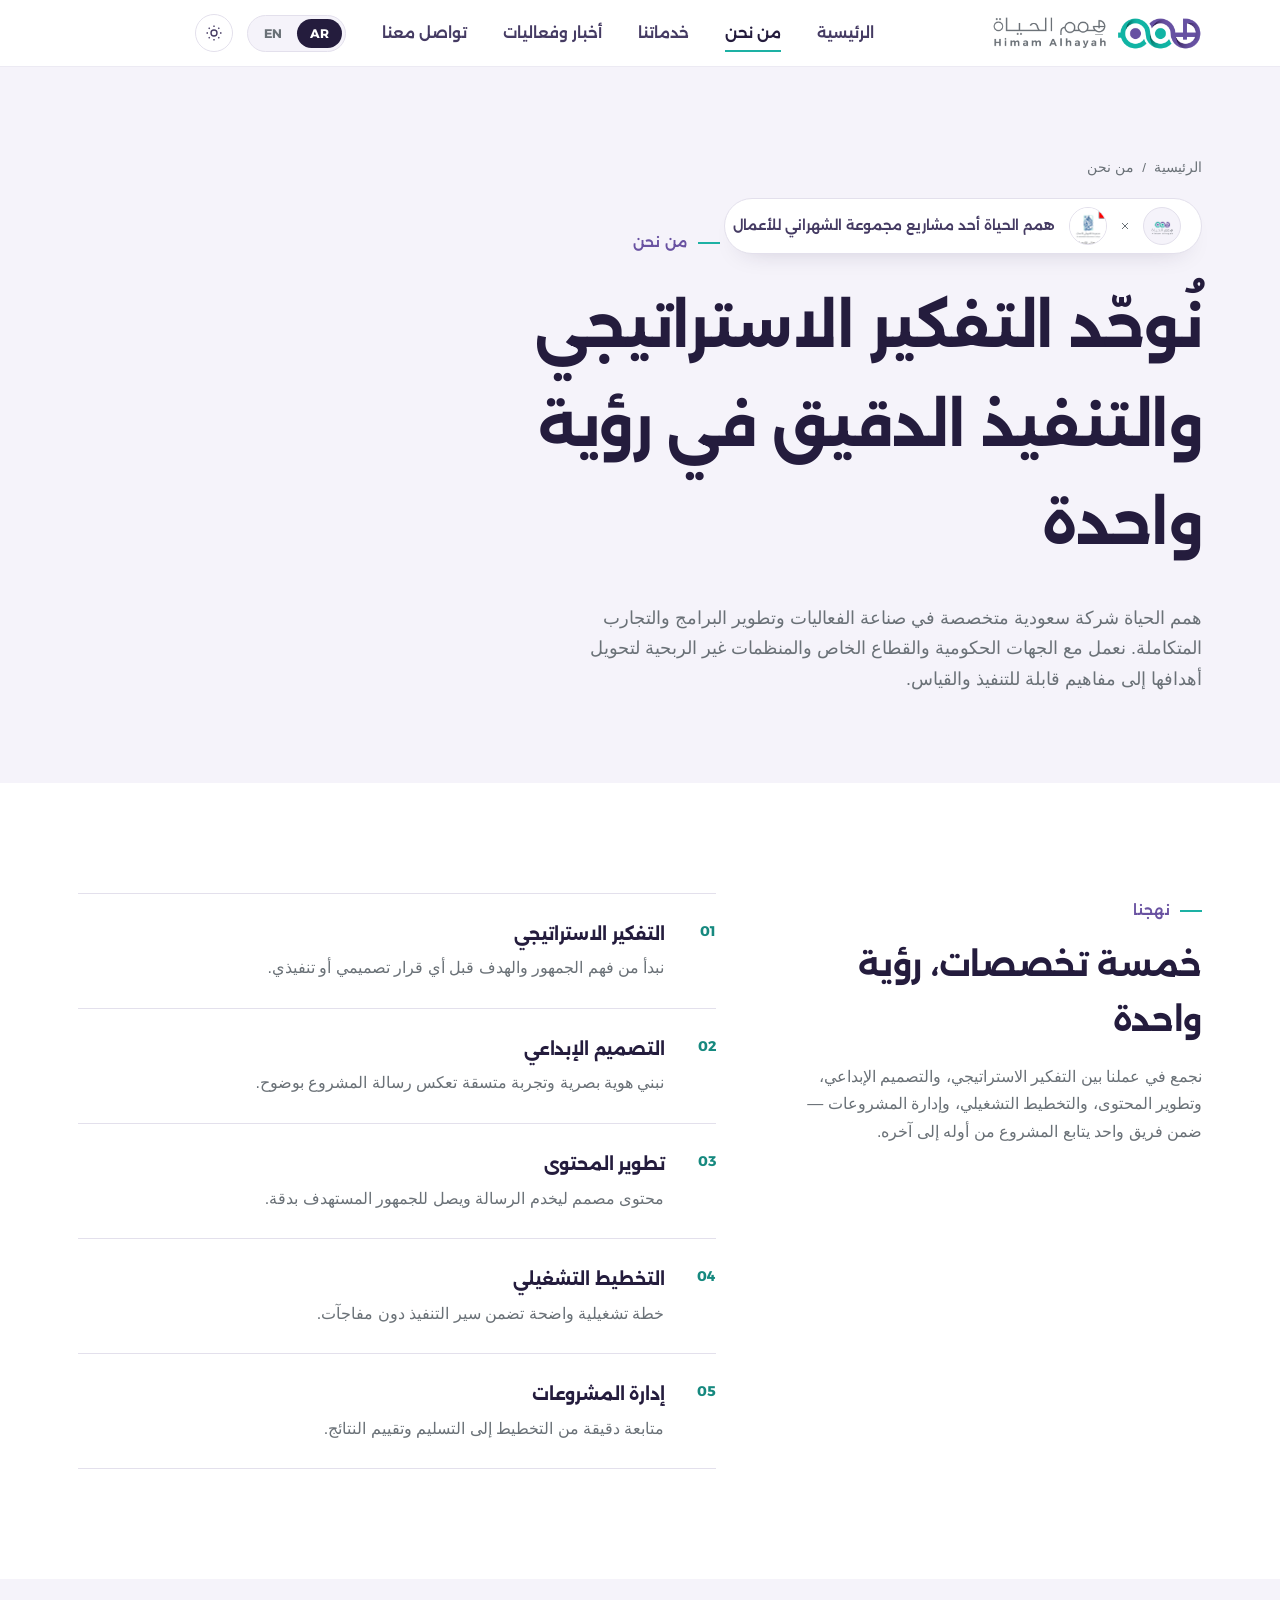
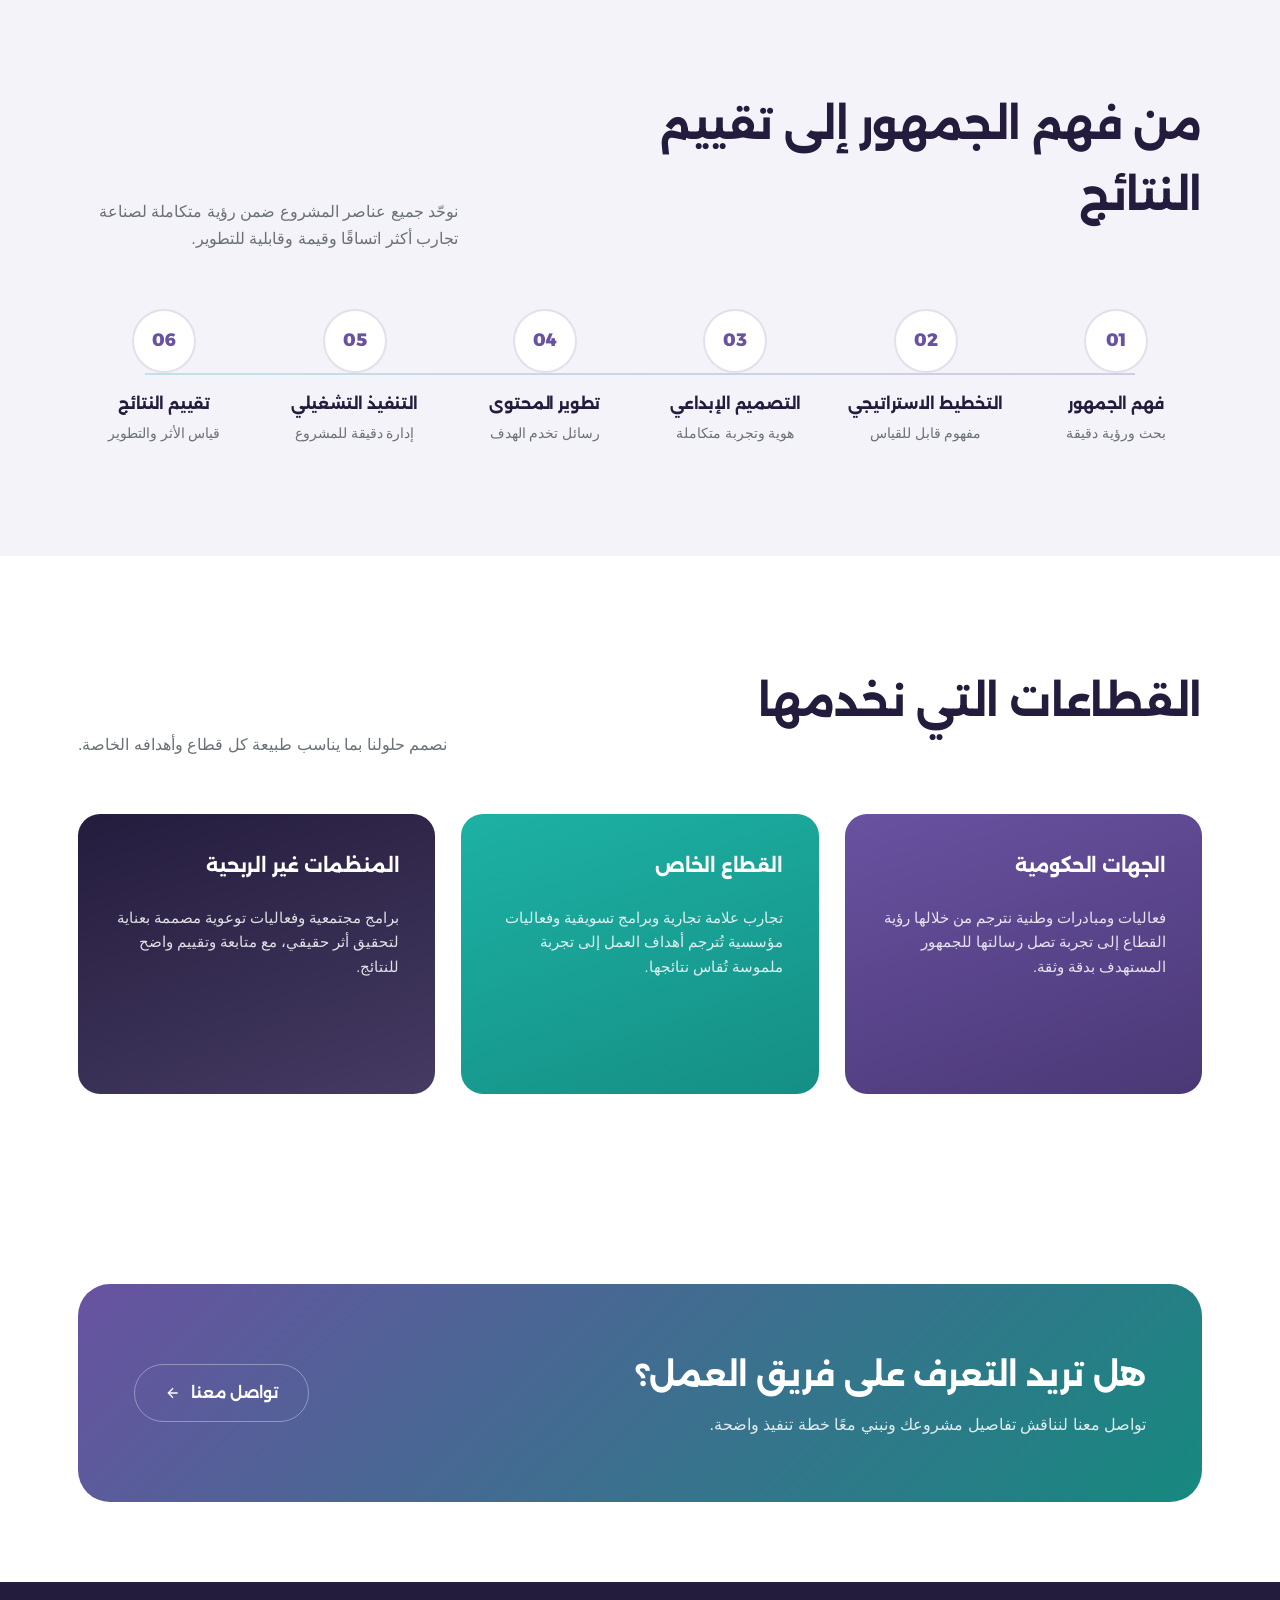
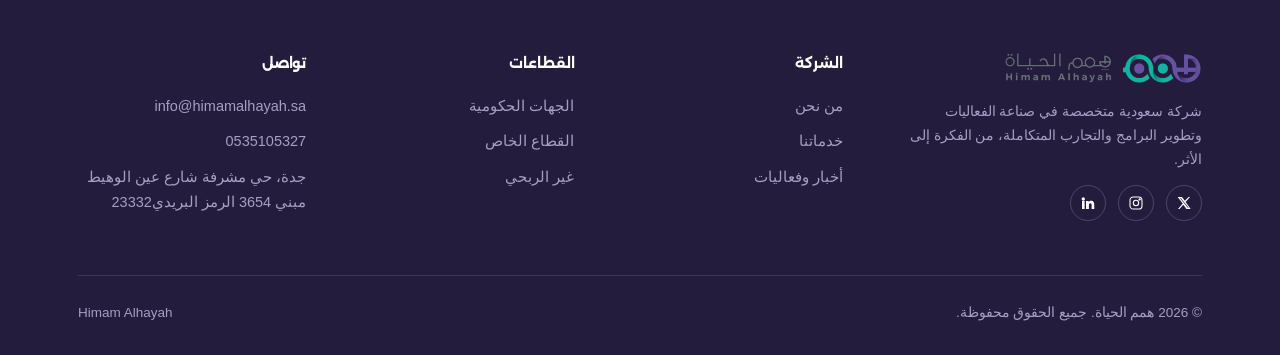
<file: about.html>
<!DOCTYPE html>
<html lang="ar" dir="rtl">
<head>
<meta charset="UTF-8">
<meta name="viewport" content="width=device-width, initial-scale=1.0">
<title>من نحن | همم الحياة</title>
<meta name="description" content="همم الحياة شركة سعودية تجمع بين التفكير الاستراتيجي والتصميم الإبداعي وإدارة المشروعات لصناعة تجارب متكاملة.">
<link rel="preconnect" href="https://fonts.googleapis.com">
<link rel="preconnect" href="https://fonts.gstatic.com" crossorigin>
<link href="https://fonts.googleapis.com/css2?family=Alexandria:wght@300;400;500;600;700;800&display=swap" rel="stylesheet">
<link rel="stylesheet" href="css/about.css">
<script>(function(){try{var t=localStorage.getItem("himam-theme");if(t==="dark"){document.documentElement.setAttribute("data-theme","dark");}}catch(e){}})();</script>
</head>
<body>

<header class="site-header">
  <div class="container nav">
    <a href="index.html" class="nav-logo"><img src="assets/logo-horizontal-trim.png" alt="همم الحياة"></a>
    <nav class="nav-links">
      <div class="nav-links-utility">
        <div class="lang-switch" role="group" aria-label="اللغة">
          <button type="button" class="lang-btn active" data-lang="ar">AR</button>
          <button type="button" class="lang-btn" data-lang="en">EN</button>
        </div>
        <button type="button" class="theme-toggle" aria-label="تبديل الوضع الليلي/النهاري">
          <svg class="icon-sun" viewBox="0 0 24 24" fill="none" stroke="currentColor" stroke-width="1.8"><circle cx="12" cy="12" r="4"/><path d="M12 2v2M12 20v2M4.9 4.9l1.4 1.4M17.7 17.7l1.4 1.4M2 12h2M20 12h2M4.9 19.1l1.4-1.4M17.7 6.3l1.4-1.4"/></svg>
          <svg class="icon-moon" viewBox="0 0 24 24" fill="none" stroke="currentColor" stroke-width="1.8"><path d="M21 12.8A9 9 0 1 1 11.2 3a7 7 0 0 0 9.8 9.8z"/></svg>
        </button>
      </div>
      <a href="index.html">الرئيسية</a>
      <a href="about.html" class="active">من نحن</a>
      <a href="services.html">خدماتنا</a>
      <a href="news.html">أخبار وفعاليات</a>
      <a href="contact.html">تواصل معنا</a>
    </nav>
    <div class="nav-cta">
      <button class="nav-toggle" aria-label="القائمة"><span></span><span></span><span></span></button>
    </div>
  </div>
</header>

<section class="page-hero">
  <div class="container">
    <div class="crumb"><a href="index.html">الرئيسية</a><span>/</span><span>من نحن</span></div>

    <div class="parent-brand reveal">
      <div class="parent-brand-logos">
        <span class="logo-chip"><img src="assets/logo-stacked.png" alt="همم الحياة"></span>
        <span class="parent-brand-sep">
          <svg viewBox="0 0 24 24" fill="none" stroke="currentColor" stroke-width="2"><path d="M18 6L6 18M6 6l12 12"/></svg>
        </span>
        <span class="logo-chip"><img src="assets/alshahrani-logo.png" alt="مجموعة الشهراني للأعمال"></span>
      </div>
      <span class="parent-brand-text">همم الحياة أحد مشاريع مجموعة الشهراني للأعمال</span>
    </div>

    <div class="eyebrow">من نحن</div>
    <h1>نُوحّد التفكير الاستراتيجي<br>والتنفيذ الدقيق في رؤية واحدة</h1>
    <p class="lede">
      همم الحياة شركة سعودية متخصصة في صناعة الفعاليات وتطوير البرامج والتجارب المتكاملة. نعمل مع الجهات
      الحكومية والقطاع الخاص والمنظمات غير الربحية لتحويل أهدافها إلى مفاهيم قابلة للتنفيذ والقياس.
    </p>
  </div>
</section>

<section>
  <div class="container">
    <div class="value-row">
      <div class="reveal">
        <div class="eyebrow">نهجنا</div>
        <h2 style="font-size:32px;">خمسة تخصصات، رؤية واحدة</h2>
        <p class="muted">نجمع في عملنا بين التفكير الاستراتيجي، والتصميم الإبداعي، وتطوير المحتوى، والتخطيط
          التشغيلي، وإدارة المشروعات — ضمن فريق واحد يتابع المشروع من أوله إلى آخره.</p>
      </div>
      <div class="reveal">
        <div class="value-item">
          <span class="vn">01</span>
          <div><h3 style="font-size:17px; margin-bottom:6px;">التفكير الاستراتيجي</h3><p class="muted" style="margin:0;">نبدأ من فهم الجمهور والهدف قبل أي قرار تصميمي أو تنفيذي.</p></div>
        </div>
        <div class="value-item">
          <span class="vn">02</span>
          <div><h3 style="font-size:17px; margin-bottom:6px;">التصميم الإبداعي</h3><p class="muted" style="margin:0;">نبني هوية بصرية وتجربة متسقة تعكس رسالة المشروع بوضوح.</p></div>
        </div>
        <div class="value-item">
          <span class="vn">03</span>
          <div><h3 style="font-size:17px; margin-bottom:6px;">تطوير المحتوى</h3><p class="muted" style="margin:0;">محتوى مصمم ليخدم الرسالة ويصل للجمهور المستهدف بدقة.</p></div>
        </div>
        <div class="value-item">
          <span class="vn">04</span>
          <div><h3 style="font-size:17px; margin-bottom:6px;">التخطيط التشغيلي</h3><p class="muted" style="margin:0;">خطة تشغيلية واضحة تضمن سير التنفيذ دون مفاجآت.</p></div>
        </div>
        <div class="value-item">
          <span class="vn">05</span>
          <div><h3 style="font-size:17px; margin-bottom:6px;">إدارة المشروعات</h3><p class="muted" style="margin:0;">متابعة دقيقة من التخطيط إلى التسليم وتقييم النتائج.</p></div>
        </div>
      </div>
    </div>
  </div>
</section>

<!-- PROCESS -->
<section class="bg-mist">
  <div class="container">
    <div class="head-row reveal">
      <h2>من فهم الجمهور إلى تقييم النتائج</h2>
      <p>نوحّد جميع عناصر المشروع ضمن رؤية متكاملة لصناعة تجارب أكثر اتساقًا وقيمة وقابلية للتطوير.</p>
    </div>
    <div class="process reveal">
      <div class="process-path"></div>
      <div class="process-list">
        <div class="process-step"><div class="badge">01</div><h4>فهم الجمهور</h4><p>بحث ورؤية دقيقة</p></div>
        <div class="process-step"><div class="badge">02</div><h4>التخطيط الاستراتيجي</h4><p>مفهوم قابل للقياس</p></div>
        <div class="process-step"><div class="badge">03</div><h4>التصميم الإبداعي</h4><p>هوية وتجربة متكاملة</p></div>
        <div class="process-step"><div class="badge">04</div><h4>تطوير المحتوى</h4><p>رسائل تخدم الهدف</p></div>
        <div class="process-step"><div class="badge">05</div><h4>التنفيذ التشغيلي</h4><p>إدارة دقيقة للمشروع</p></div>
        <div class="process-step"><div class="badge">06</div><h4>تقييم النتائج</h4><p>قياس الأثر والتطوير</p></div>
      </div>
    </div>
  </div>
</section>

<!-- SECTORS -->
<section id="sectors">
  <div class="container">
    <div class="head-row reveal">
      <h2>القطاعات التي نخدمها</h2>
      <p>نصمم حلولنا بما يناسب طبيعة كل قطاع وأهدافه الخاصة.</p>
    </div>
    <div class="sector-detail">
      <div class="sector-box sb-1 reveal">
        <h3 style="color:#fff;">الجهات الحكومية</h3>
        <p>فعاليات ومبادرات وطنية نترجم من خلالها رؤية القطاع إلى تجربة تصل رسالتها للجمهور المستهدف بدقة وثقة.</p>
      </div>
      <div class="sector-box sb-2 reveal">
        <h3 style="color:#fff;">القطاع الخاص</h3>
        <p>تجارب علامة تجارية وبرامج تسويقية وفعاليات مؤسسية تُترجم أهداف العمل إلى تجربة ملموسة تُقاس نتائجها.</p>
      </div>
      <div class="sector-box sb-3 reveal">
        <h3 style="color:#fff;">المنظمات غير الربحية</h3>
        <p>برامج مجتمعية وفعاليات توعوية مصممة بعناية لتحقيق أثر حقيقي، مع متابعة وتقييم واضح للنتائج.</p>
      </div>
    </div>
  </div>
</section>

<section class="section-sm">
  <div class="container">
    <div class="cta-band reveal">
      <div>
        <h2>هل تريد التعرف على فريق العمل؟</h2>
        <p>تواصل معنا لنناقش تفاصيل مشروعك ونبني معًا خطة تنفيذ واضحة.</p>
      </div>
      <a href="contact.html" class="btn btn-ghost-light">تواصل معنا
        <svg viewBox="0 0 24 24" fill="none" stroke="currentColor" stroke-width="2"><path d="M19 12H5M12 19l-7-7 7-7"/></svg>
      </a>
    </div>
  </div>
</section>

<footer class="site-footer">
  <div class="container">
    <div class="footer-grid">
      <div class="footer-logo">
        <img src="assets/logo-horizontal-trim.png" alt="همم الحياة">
        <p style="max-width:300px; font-size:14px; color:#a79ec4;">شركة سعودية متخصصة في صناعة الفعاليات وتطوير البرامج والتجارب المتكاملة، من الفكرة إلى الأثر.</p>
        <div class="social">
          <a href="#" aria-label="X"><svg viewBox="0 0 24 24" fill="currentColor" style="color:#fff"><path d="M18.9 3H21l-6.6 7.5L22 21h-6.3l-4.9-6.4L5.2 21H3l7.1-8.1L2.5 3h6.4l4.4 5.8L18.9 3zm-1.1 16h1.2L7.3 5H6l11.8 14z"/></svg></a>
          <a href="#" aria-label="Instagram"><svg viewBox="0 0 24 24" fill="none" stroke="currentColor" stroke-width="1.6" style="color:#fff"><rect x="3" y="3" width="18" height="18" rx="5"/><circle cx="12" cy="12" r="4"/><circle cx="17.5" cy="6.5" r="1"/></svg></a>
          <a href="#" aria-label="LinkedIn"><svg viewBox="0 0 24 24" fill="currentColor" style="color:#fff"><path d="M4.98 3.5A2.5 2.5 0 1 1 5 8.5a2.5 2.5 0 0 1-.02-5zM3 9h4v12H3zM9 9h3.8v1.7h.05c.53-1 1.83-2.05 3.77-2.05 4.03 0 4.78 2.65 4.78 6.1V21h-4v-5.6c0-1.34-.02-3.06-1.87-3.06-1.87 0-2.16 1.46-2.16 2.96V21H9z"/></svg></a>
        </div>
      </div>
      <div>
        <h4>الشركة</h4>
        <ul>
          <li><a href="about.html">من نحن</a></li>
          <li><a href="services.html">خدماتنا</a></li>
          <li><a href="news.html">أخبار وفعاليات</a></li>
        </ul>
      </div>
      <div>
        <h4>القطاعات</h4>
        <ul>
          <li><a href="about.html#sectors">الجهات الحكومية</a></li>
          <li><a href="about.html#sectors">القطاع الخاص</a></li>
          <li><a href="about.html#sectors">غير الربحي</a></li>
        </ul>
      </div>
      <div>
        <h4>تواصل</h4>
        <ul>
          <li>info@himamalhayah.sa</li>
          <li>0535105327</li>
          <li> جدة، حي مشرفة شارع عين الوهيط مبني 3654 الرمز البريدي23332 </li>
        </ul>
      </div>
    </div>
    <div class="footer-bottom">
      <span>© 2026 همم الحياة. جميع الحقوق محفوظة.</span>
      <span>Himam Alhayah</span>
    </div>
  </div>
</footer>

<script src="js/about.js"></script>
</body>
</html>
</file>
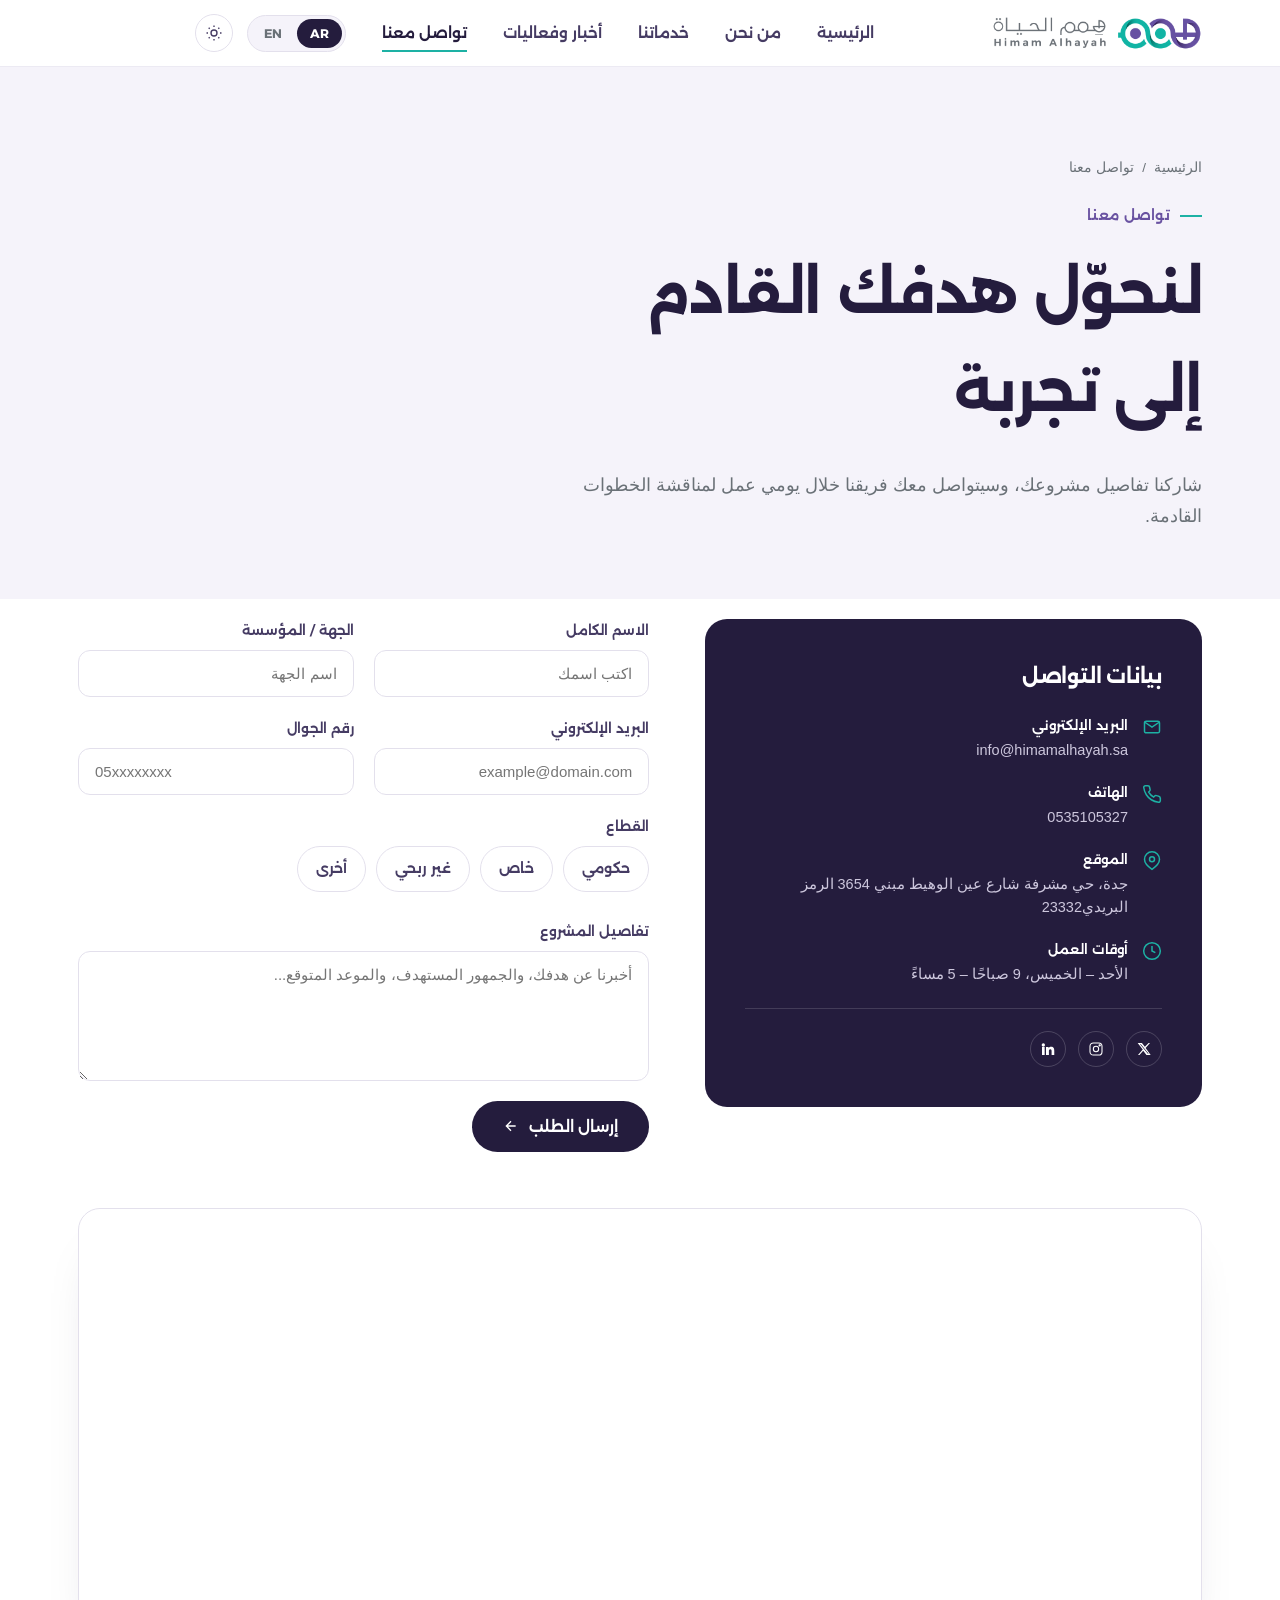
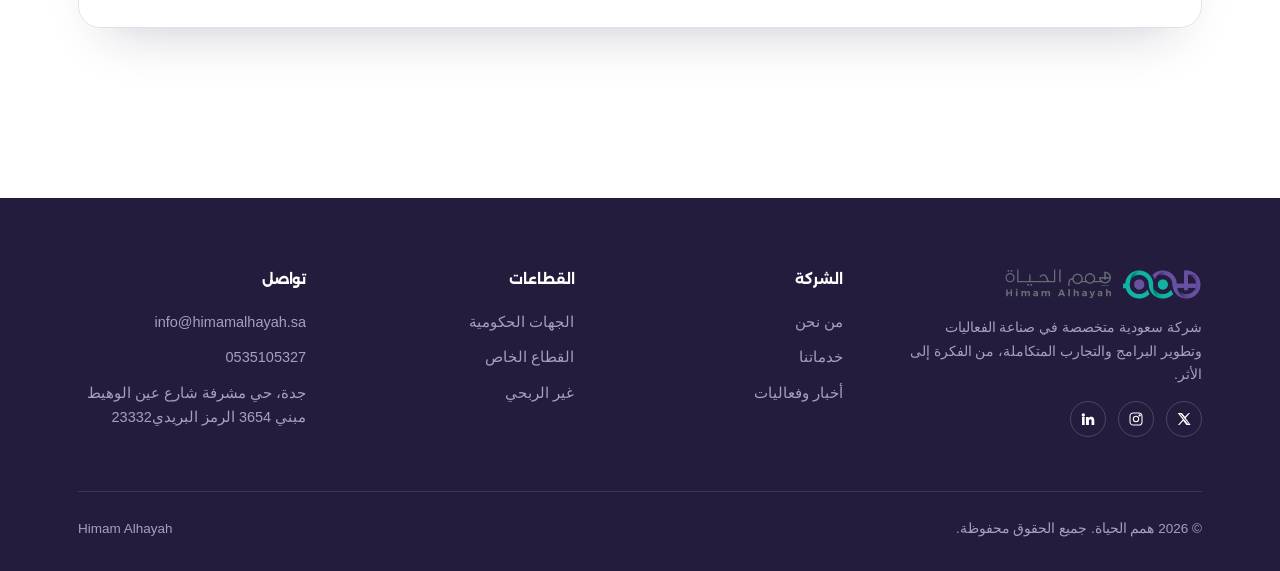
<file: contact.html>
<!DOCTYPE html>
<html lang="ar" dir="rtl">
<head>
<meta charset="UTF-8">
<meta name="viewport" content="width=device-width, initial-scale=1.0">
<title>تواصل معنا | همم الحياة</title>
<meta name="description" content="تواصل مع فريق همم الحياة لمناقشة فعاليتك أو برنامجك القادم.">
<link rel="preconnect" href="https://fonts.googleapis.com">
<link rel="preconnect" href="https://fonts.gstatic.com" crossorigin>
<link href="https://fonts.googleapis.com/css2?family=Alexandria:wght@300;400;500;600;700;800&display=swap" rel="stylesheet">
<link rel="stylesheet" href="css/contact.css">
<script>(function(){try{var t=localStorage.getItem("himam-theme");if(t==="dark"){document.documentElement.setAttribute("data-theme","dark");}}catch(e){}})();</script>
</head>
<body>

<header class="site-header">
  <div class="container nav">
    <a href="index.html" class="nav-logo"><img src="assets/logo-horizontal-trim.png" alt="همم الحياة"></a>
    <nav class="nav-links">
      <div class="nav-links-utility">
        <div class="lang-switch" role="group" aria-label="اللغة">
          <button type="button" class="lang-btn active" data-lang="ar">AR</button>
          <button type="button" class="lang-btn" data-lang="en">EN</button>
        </div>
        <button type="button" class="theme-toggle" aria-label="تبديل الوضع الليلي/النهاري">
          <svg class="icon-sun" viewBox="0 0 24 24" fill="none" stroke="currentColor" stroke-width="1.8"><circle cx="12" cy="12" r="4"/><path d="M12 2v2M12 20v2M4.9 4.9l1.4 1.4M17.7 17.7l1.4 1.4M2 12h2M20 12h2M4.9 19.1l1.4-1.4M17.7 6.3l1.4-1.4"/></svg>
          <svg class="icon-moon" viewBox="0 0 24 24" fill="none" stroke="currentColor" stroke-width="1.8"><path d="M21 12.8A9 9 0 1 1 11.2 3a7 7 0 0 0 9.8 9.8z"/></svg>
        </button>
      </div>
      <a href="index.html">الرئيسية</a>
      <a href="about.html">من نحن</a>
      <a href="services.html">خدماتنا</a>
      <a href="news.html">أخبار وفعاليات</a>
      <a href="contact.html" class="active">تواصل معنا</a>
    </nav>
    <div class="nav-cta">
      <button class="nav-toggle" aria-label="القائمة"><span></span><span></span><span></span></button>
    </div>
  </div>
</header>

<section class="page-hero" style="padding-bottom:50px;">
  <div class="container">
    <div class="crumb"><a href="index.html">الرئيسية</a><span>/</span><span>تواصل معنا</span></div>
    <div class="eyebrow">تواصل معنا</div>
    <h1>لنحوّل هدفك القادم<br>إلى تجربة</h1>
    <p class="lede">شاركنا تفاصيل مشروعك، وسيتواصل معك فريقنا خلال يومي عمل لمناقشة الخطوات القادمة.</p>
  </div>
</section>

<section style="padding-top:20px;">
  <div class="container">
    <div class="contact-wrap">

      <div class="reveal">
        <div class="contact-info-card">
          <h3>بيانات التواصل</h3>
          <div class="info-line">
            <svg viewBox="0 0 24 24" fill="none" stroke="currentColor" stroke-width="1.8"><path d="M4 4h16v16H4z" opacity="0"/><path d="M3 6l9 6 9-6"/><rect x="3" y="5" width="18" height="14" rx="2"/></svg>
            <span><strong>البريد الإلكتروني</strong>info@himamalhayah.sa</span>
          </div>
          <div class="info-line">
            <svg viewBox="0 0 24 24" fill="none" stroke="currentColor" stroke-width="1.8"><path d="M22 16.9v3a2 2 0 0 1-2.2 2 19.8 19.8 0 0 1-8.6-3 19.5 19.5 0 0 1-6-6A19.8 19.8 0 0 1 2.1 4.2 2 2 0 0 1 4.1 2h3a2 2 0 0 1 2 1.7c.1.9.3 1.8.6 2.7a2 2 0 0 1-.5 2.1L8 9.7a16 16 0 0 0 6 6l1.2-1.2a2 2 0 0 1 2.1-.5c.9.3 1.8.5 2.7.6a2 2 0 0 1 1.7 2z"/></svg>
            <span><strong>الهاتف</strong>0535105327</span>
          </div>
          <div class="info-line">
            <svg viewBox="0 0 24 24" fill="none" stroke="currentColor" stroke-width="1.8"><path d="M21 10c0 6-9 12-9 12s-9-6-9-12a9 9 0 0 1 18 0z"/><circle cx="12" cy="10" r="3"/></svg>
            <span><strong>الموقع</strong>جدة، حي مشرفة شارع عين الوهيط مبني 3654 الرمز البريدي23332</span>
          </div>
          <div class="info-line">
            <svg viewBox="0 0 24 24" fill="none" stroke="currentColor" stroke-width="1.8"><circle cx="12" cy="12" r="10"/><path d="M12 6v6l4 2"/></svg>
            <span><strong>أوقات العمل</strong>الأحد – الخميس، 9 صباحًا – 5 مساءً</span>
          </div>
          <hr class="rule" style="border-color:rgba(255,255,255,.14); margin:22px 0;">
          <div class="social">
            <a href="#" aria-label="X"><svg viewBox="0 0 24 24" fill="currentColor" style="color:#fff"><path d="M18.9 3H21l-6.6 7.5L22 21h-6.3l-4.9-6.4L5.2 21H3l7.1-8.1L2.5 3h6.4l4.4 5.8L18.9 3zm-1.1 16h1.2L7.3 5H6l11.8 14z"/></svg></a>
            <a href="#" aria-label="Instagram"><svg viewBox="0 0 24 24" fill="none" stroke="currentColor" stroke-width="1.6" style="color:#fff"><rect x="3" y="3" width="18" height="18" rx="5"/><circle cx="12" cy="12" r="4"/><circle cx="17.5" cy="6.5" r="1"/></svg></a>
            <a href="#" aria-label="LinkedIn"><svg viewBox="0 0 24 24" fill="currentColor" style="color:#fff"><path d="M4.98 3.5A2.5 2.5 0 1 1 5 8.5a2.5 2.5 0 0 1-.02-5zM3 9h4v12H3zM9 9h3.8v1.7h.05c.53-1 1.83-2.05 3.77-2.05 4.03 0 4.78 2.65 4.78 6.1V21h-4v-5.6c0-1.34-.02-3.06-1.87-3.06-1.87 0-2.16 1.46-2.16 2.96V21H9z"/></svg></a>
          </div>
        </div>
      </div>

      <div class="reveal">
        <form onsubmit="event.preventDefault(); document.getElementById('formNote').style.display='block'; this.reset();">
          <div class="field-row">
            <div class="field">
              <label for="name">الاسم الكامل</label>
              <input type="text" id="name" placeholder="اكتب اسمك" required>
            </div>
            <div class="field">
              <label for="org">الجهة / المؤسسة</label>
              <input type="text" id="org" placeholder="اسم الجهة">
            </div>
          </div>
          <div class="field-row">
            <div class="field">
              <label for="email">البريد الإلكتروني</label>
              <input type="email" id="email" placeholder="example@domain.com" required>
            </div>
            <div class="field">
              <label for="phone">رقم الجوال</label>
              <input type="tel" id="phone" placeholder="05xxxxxxxx">
            </div>
          </div>
          <div class="field">
            <label>القطاع</label>
            <div class="sector-pills">
              <label class="pill-check"><input type="radio" name="sector">حكومي</label>
              <label class="pill-check"><input type="radio" name="sector">خاص</label>
              <label class="pill-check"><input type="radio" name="sector">غير ربحي</label>
              <label class="pill-check"><input type="radio" name="sector">أخرى</label>
            </div>
          </div>
          <div class="field">
            <label for="message">تفاصيل المشروع</label>
            <textarea id="message" placeholder="أخبرنا عن هدفك، والجمهور المستهدف، والموعد المتوقع..." required></textarea>
          </div>
          <button type="submit" class="btn btn-primary" style="align-self:flex-start;">إرسال الطلب
            <svg viewBox="0 0 24 24" fill="none" stroke="currentColor" stroke-width="2"><path d="M19 12H5M12 19l-7-7 7-7"/></svg>
          </button>
          <p id="formNote" style="display:none; color:var(--turquoise-600); font-weight:600; font-size:14.5px;">تم استلام رسالتك، سيتواصل معك فريقنا قريبًا.</p>
        </form>
      </div>

    </div>

    <div class="map-block reveal">
      <iframe
        src="https://www.google.com/maps?q=%D8%AC%D8%AF%D8%A9%D8%8C%20%D8%AD%D9%8A%20%D9%85%D8%B4%D8%B1%D9%81%D8%A9%D8%8C%20%D8%B4%D8%A7%D8%B1%D8%B9%20%D8%B9%D9%8A%D9%86%20%D8%A7%D9%84%D9%88%D9%87%D9%8A%D8%B7&output=embed"
        width="100%" height="100%" style="border:0;" allowfullscreen=""
        loading="lazy" referrerpolicy="no-referrer-when-downgrade"
        title="موقع همم الحياة على الخريطة">
      </iframe>
    </div>

  </div>
</section>

<footer class="site-footer" style="margin-top:60px;">
  <div class="container">
    <div class="footer-grid">
      <div class="footer-logo">
        <img src="assets/logo-horizontal-trim.png" alt="همم الحياة">
        <p style="max-width:300px; font-size:14px; color:#a79ec4;">شركة سعودية متخصصة في صناعة الفعاليات وتطوير البرامج والتجارب المتكاملة، من الفكرة إلى الأثر.</p>
        <div class="social">
          <a href="#" aria-label="X"><svg viewBox="0 0 24 24" fill="currentColor" style="color:#fff"><path d="M18.9 3H21l-6.6 7.5L22 21h-6.3l-4.9-6.4L5.2 21H3l7.1-8.1L2.5 3h6.4l4.4 5.8L18.9 3zm-1.1 16h1.2L7.3 5H6l11.8 14z"/></svg></a>
          <a href="#" aria-label="Instagram"><svg viewBox="0 0 24 24" fill="none" stroke="currentColor" stroke-width="1.6" style="color:#fff"><rect x="3" y="3" width="18" height="18" rx="5"/><circle cx="12" cy="12" r="4"/><circle cx="17.5" cy="6.5" r="1"/></svg></a>
          <a href="#" aria-label="LinkedIn"><svg viewBox="0 0 24 24" fill="currentColor" style="color:#fff"><path d="M4.98 3.5A2.5 2.5 0 1 1 5 8.5a2.5 2.5 0 0 1-.02-5zM3 9h4v12H3zM9 9h3.8v1.7h.05c.53-1 1.83-2.05 3.77-2.05 4.03 0 4.78 2.65 4.78 6.1V21h-4v-5.6c0-1.34-.02-3.06-1.87-3.06-1.87 0-2.16 1.46-2.16 2.96V21H9z"/></svg></a>
        </div>
      </div>
      <div>
        <h4>الشركة</h4>
        <ul>
          <li><a href="about.html">من نحن</a></li>
          <li><a href="services.html">خدماتنا</a></li>
          <li><a href="news.html">أخبار وفعاليات</a></li>
        </ul>
      </div>
      <div>
        <h4>القطاعات</h4>
        <ul>
          <li><a href="about.html#sectors">الجهات الحكومية</a></li>
          <li><a href="about.html#sectors">القطاع الخاص</a></li>
          <li><a href="about.html#sectors">غير الربحي</a></li>
        </ul>
      </div>
      <div>
        <h4>تواصل</h4>
        <ul>
          <li>info@himamalhayah.sa</li>
          <li>0535105327</li>
          <li> جدة، حي مشرفة شارع عين الوهيط مبني 3654 الرمز البريدي23332 </li>
        </ul>
      </div>
    </div>
    <div class="footer-bottom">
      <span>© 2026 همم الحياة. جميع الحقوق محفوظة.</span>
      <span>Himam Alhayah</span>
    </div>
  </div>
</footer>

<script src="js/contact.js"></script>
</body>
</html>
</file>
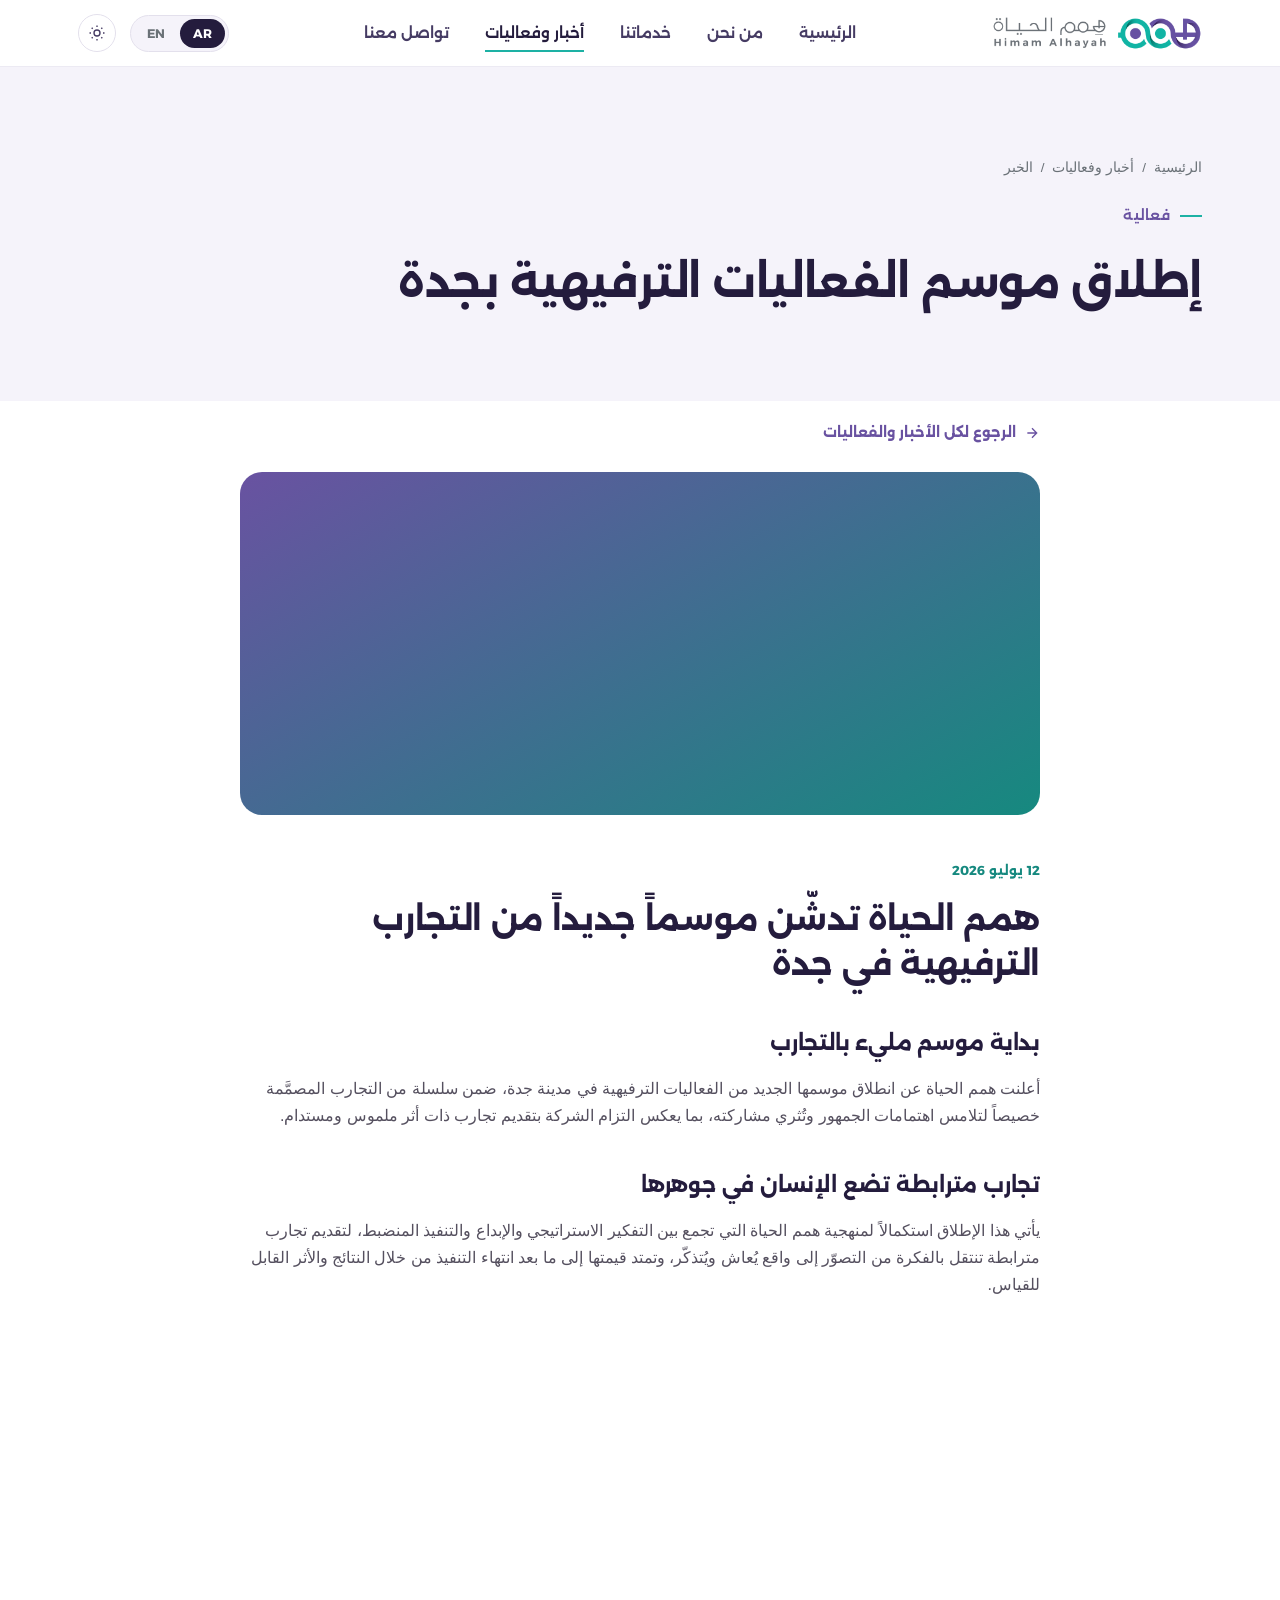
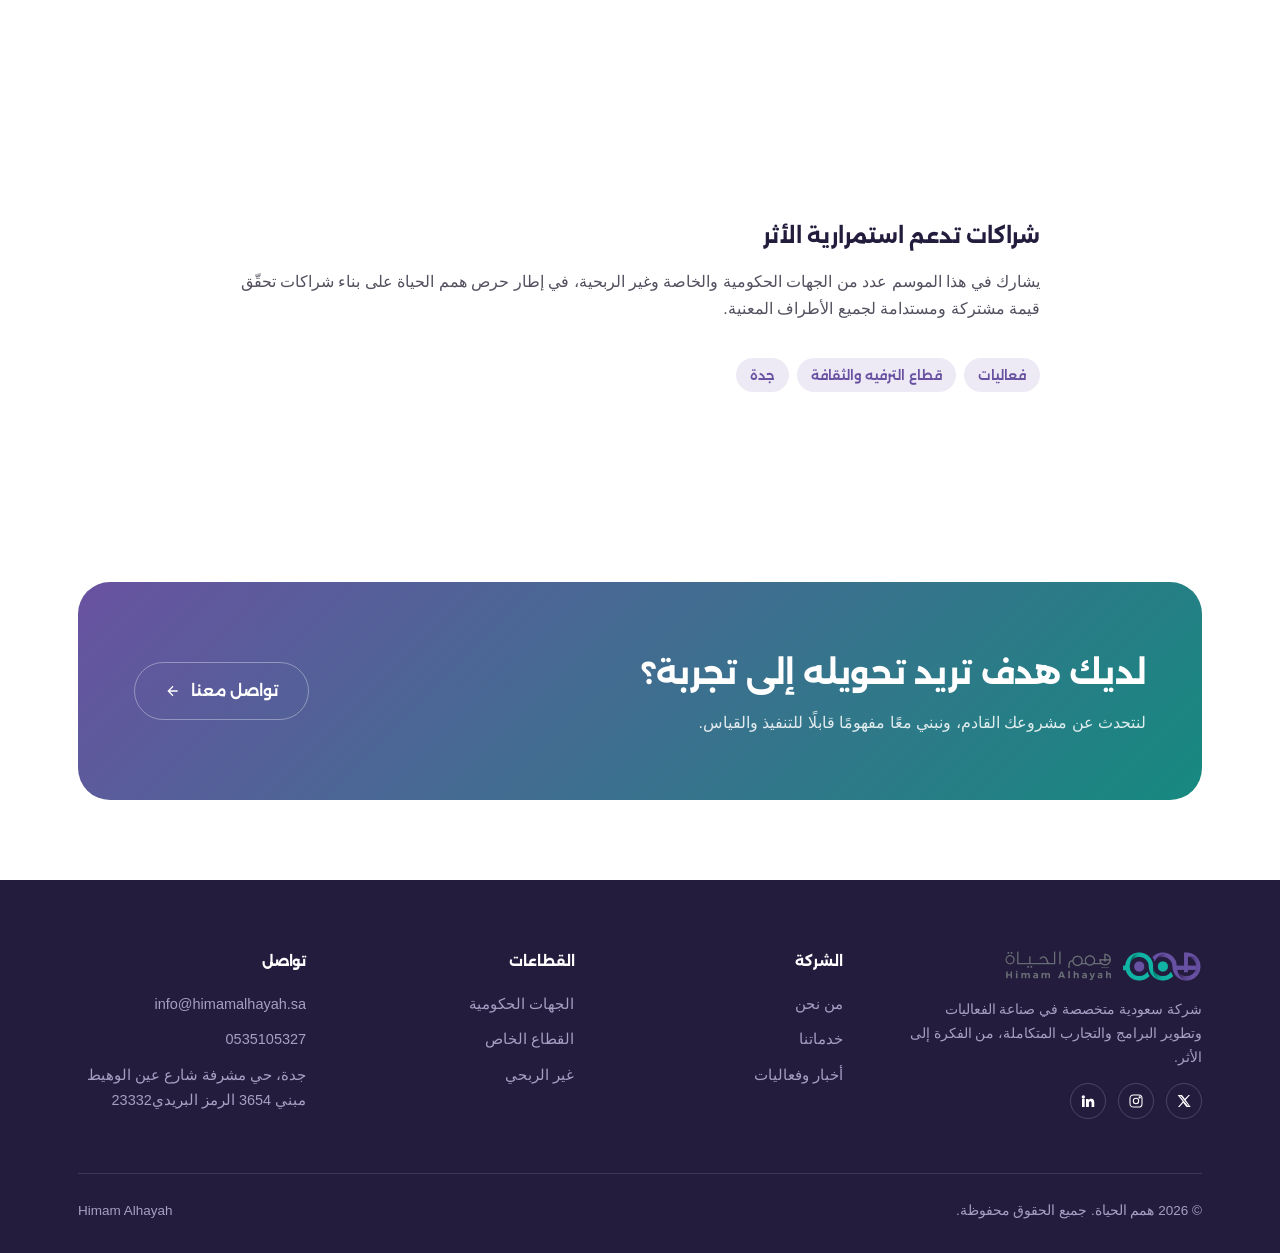
<file: news-single.html>
<!DOCTYPE html>
<html lang="ar" dir="rtl">
<head>
<meta charset="UTF-8">
<meta name="viewport" content="width=device-width, initial-scale=1.0">
<title>إطلاق موسم الفعاليات الترفيهية بجدة | همم الحياة</title>
<meta name="description" content="همم الحياة تدشّن موسماً جديداً من التجارب الترفيهية في جدة.">
<link rel="preconnect" href="https://fonts.googleapis.com">
<link rel="preconnect" href="https://fonts.gstatic.com" crossorigin>
<link href="https://fonts.googleapis.com/css2?family=Alexandria:wght@300;400;500;600;700;800&display=swap" rel="stylesheet">
<link rel="stylesheet" href="css/news-single.css">
<script>(function(){try{var t=localStorage.getItem("himam-theme");if(t==="dark"){document.documentElement.setAttribute("data-theme","dark");}}catch(e){}})();</script>
</head>
<body>

<header class="site-header">
  <div class="container nav">
    <a href="index.html" class="nav-logo"><img src="assets/logo-horizontal-trim.png" alt="همم الحياة"></a>
    <nav class="nav-links">
      <a href="index.html">الرئيسية</a>
      <a href="about.html">من نحن</a>
      <a href="services.html">خدماتنا</a>
      <a href="news.html" class="active">أخبار وفعاليات</a>
      <a href="contact.html">تواصل معنا</a>
    </nav>
    <div class="nav-cta">
      <div class="lang-switch" role="group" aria-label="اللغة">
        <button type="button" class="lang-btn active" data-lang="ar">AR</button>
        <button type="button" class="lang-btn" data-lang="en">EN</button>
      </div>
      <button type="button" class="theme-toggle" aria-label="تبديل الوضع الليلي/النهاري">
        <svg class="icon-sun" viewBox="0 0 24 24" fill="none" stroke="currentColor" stroke-width="1.8"><circle cx="12" cy="12" r="4"/><path d="M12 2v2M12 20v2M4.9 4.9l1.4 1.4M17.7 17.7l1.4 1.4M2 12h2M20 12h2M4.9 19.1l1.4-1.4M17.7 6.3l1.4-1.4"/></svg>
        <svg class="icon-moon" viewBox="0 0 24 24" fill="none" stroke="currentColor" stroke-width="1.8"><path d="M21 12.8A9 9 0 1 1 11.2 3a7 7 0 0 0 9.8 9.8z"/></svg>
      </button>
      <button class="nav-toggle" aria-label="القائمة"><span></span><span></span><span></span></button>
    </div>
  </div>
</header>

<section class="page-hero" style="padding-bottom:60px;">
  <div class="container">
    <div class="crumb"><a href="index.html">الرئيسية</a><span>/</span><a href="news.html">أخبار وفعاليات</a><span>/</span><span>الخبر</span></div>
    <div class="eyebrow">فعالية</div>
    <h1 style="font-size:clamp(28px,4vw,44px); max-width:820px;">إطلاق موسم الفعاليات الترفيهية بجدة</h1>
  </div>
</section>

<section style="padding-top:20px;">
  <div class="container">
    <div class="article-wrap reveal">
      <a href="news.html" class="article-back">
        <svg viewBox="0 0 24 24" fill="none" stroke="currentColor" stroke-width="2"><path d="M19 12H5M12 19l-7-7 7-7"/></svg>
        الرجوع لكل الأخبار والفعاليات
      </a>

      <div class="article-banner"></div>

      <div class="article-meta">
        <span class="meta-date">12 يوليو 2026</span>
      </div>
      <h2 class="article-title">همم الحياة تدشّن موسماً جديداً من التجارب الترفيهية في جدة</h2>

      <div class="article-content">
        <h2>بداية موسم مليء بالتجارب</h2>
        <p>أعلنت همم الحياة عن انطلاق موسمها الجديد من الفعاليات الترفيهية في مدينة جدة، ضمن سلسلة من التجارب المصمَّمة خصيصاً لتلامس اهتمامات الجمهور وتُثري مشاركته، بما يعكس التزام الشركة بتقديم تجارب ذات أثر ملموس ومستدام.</p>

        <h2>تجارب مترابطة تضع الإنسان في جوهرها</h2>
        <p>يأتي هذا الإطلاق استكمالاً لمنهجية همم الحياة التي تجمع بين التفكير الاستراتيجي والإبداع والتنفيذ المنضبط، لتقديم تجارب مترابطة تنتقل بالفكرة من التصوّر إلى واقع يُعاش ويُتذكّر، وتمتد قيمتها إلى ما بعد انتهاء التنفيذ من خلال النتائج والأثر القابل للقياس.</p>

        <div class="article-media">
          <iframe src="https://www.youtube.com/embed/dQw4w9WgXcQ" title="فيديو الفعالية" allowfullscreen></iframe>
        </div>

        <h2>شراكات تدعم استمرارية الأثر</h2>
        <p>يشارك في هذا الموسم عدد من الجهات الحكومية والخاصة وغير الربحية، في إطار حرص همم الحياة على بناء شراكات تحقّق قيمة مشتركة ومستدامة لجميع الأطراف المعنية.</p>
      </div>

      <div class="article-tags">
        <span class="tag">فعاليات</span>
        <span class="tag">قطاع الترفيه والثقافة</span>
        <span class="tag">جدة</span>
      </div>
    </div>
  </div>
</section>

<section class="section-sm">
  <div class="container">
    <div class="cta-band reveal">
      <div>
        <h2>لديك هدف تريد تحويله إلى تجربة؟</h2>
        <p>لنتحدث عن مشروعك القادم، ونبني معًا مفهومًا قابلًا للتنفيذ والقياس.</p>
      </div>
      <a href="contact.html" class="btn btn-ghost-light">تواصل معنا
        <svg viewBox="0 0 24 24" fill="none" stroke="currentColor" stroke-width="2"><path d="M19 12H5M12 19l-7-7 7-7"/></svg>
      </a>
    </div>
  </div>
</section>

<footer class="site-footer">
  <div class="container">
    <div class="footer-grid">
      <div class="footer-logo">
        <img src="assets/logo-horizontal-trim.png" alt="همم الحياة">
        <p style="max-width:300px; font-size:14px; color:#a79ec4;">شركة سعودية متخصصة في صناعة الفعاليات وتطوير البرامج والتجارب المتكاملة، من الفكرة إلى الأثر.</p>
        <div class="social">
          <a href="#" aria-label="X"><svg viewBox="0 0 24 24" fill="currentColor" style="color:#fff"><path d="M18.9 3H21l-6.6 7.5L22 21h-6.3l-4.9-6.4L5.2 21H3l7.1-8.1L2.5 3h6.4l4.4 5.8L18.9 3zm-1.1 16h1.2L7.3 5H6l11.8 14z"/></svg></a>
          <a href="#" aria-label="Instagram"><svg viewBox="0 0 24 24" fill="none" stroke="currentColor" stroke-width="1.6" style="color:#fff"><rect x="3" y="3" width="18" height="18" rx="5"/><circle cx="12" cy="12" r="4"/><circle cx="17.5" cy="6.5" r="1"/></svg></a>
          <a href="#" aria-label="LinkedIn"><svg viewBox="0 0 24 24" fill="currentColor" style="color:#fff"><path d="M4.98 3.5A2.5 2.5 0 1 1 5 8.5a2.5 2.5 0 0 1-.02-5zM3 9h4v12H3zM9 9h3.8v1.7h.05c.53-1 1.83-2.05 3.77-2.05 4.03 0 4.78 2.65 4.78 6.1V21h-4v-5.6c0-1.34-.02-3.06-1.87-3.06-1.87 0-2.16 1.46-2.16 2.96V21H9z"/></svg></a>
        </div>
      </div>
      <div>
        <h4>الشركة</h4>
        <ul>
          <li><a href="about.html">من نحن</a></li>
          <li><a href="services.html">خدماتنا</a></li>
          <li><a href="news.html">أخبار وفعاليات</a></li>
        </ul>
      </div>
      <div>
        <h4>القطاعات</h4>
        <ul>
          <li><a href="about.html#sectors">الجهات الحكومية</a></li>
          <li><a href="about.html#sectors">القطاع الخاص</a></li>
          <li><a href="about.html#sectors">غير الربحي</a></li>
        </ul>
      </div>
      <div>
        <h4>تواصل</h4>
        <ul>
          <li>info@himamalhayah.sa</li>
          <li>0535105327</li>
          <li> جدة، حي مشرفة شارع عين الوهيط مبني 3654 الرمز البريدي23332 </li>
        </ul>
      </div>
    </div>
    <div class="footer-bottom">
      <span>© 2026 همم الحياة. جميع الحقوق محفوظة.</span>
      <span>Himam Alhayah</span>
    </div>
  </div>
</footer>

<script src="js/news-single.js"></script>
</body>
</html>
</file>
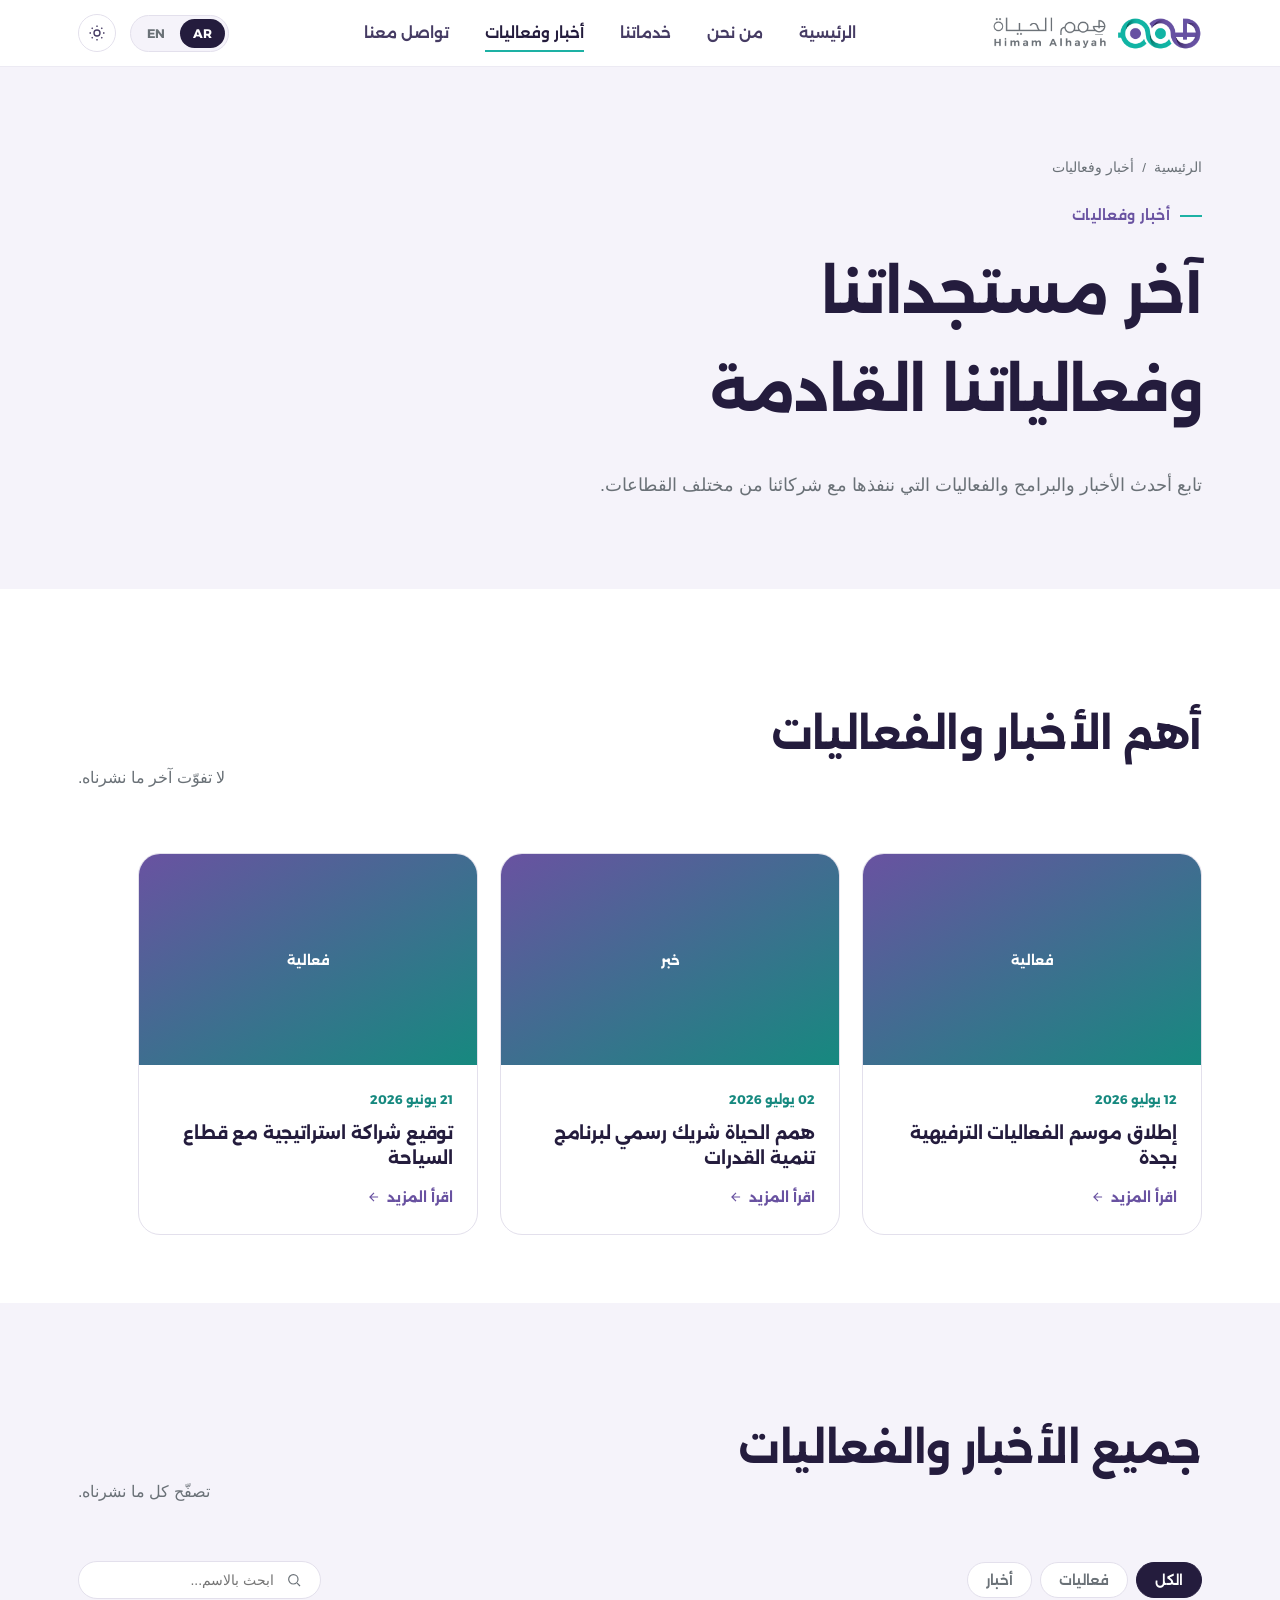
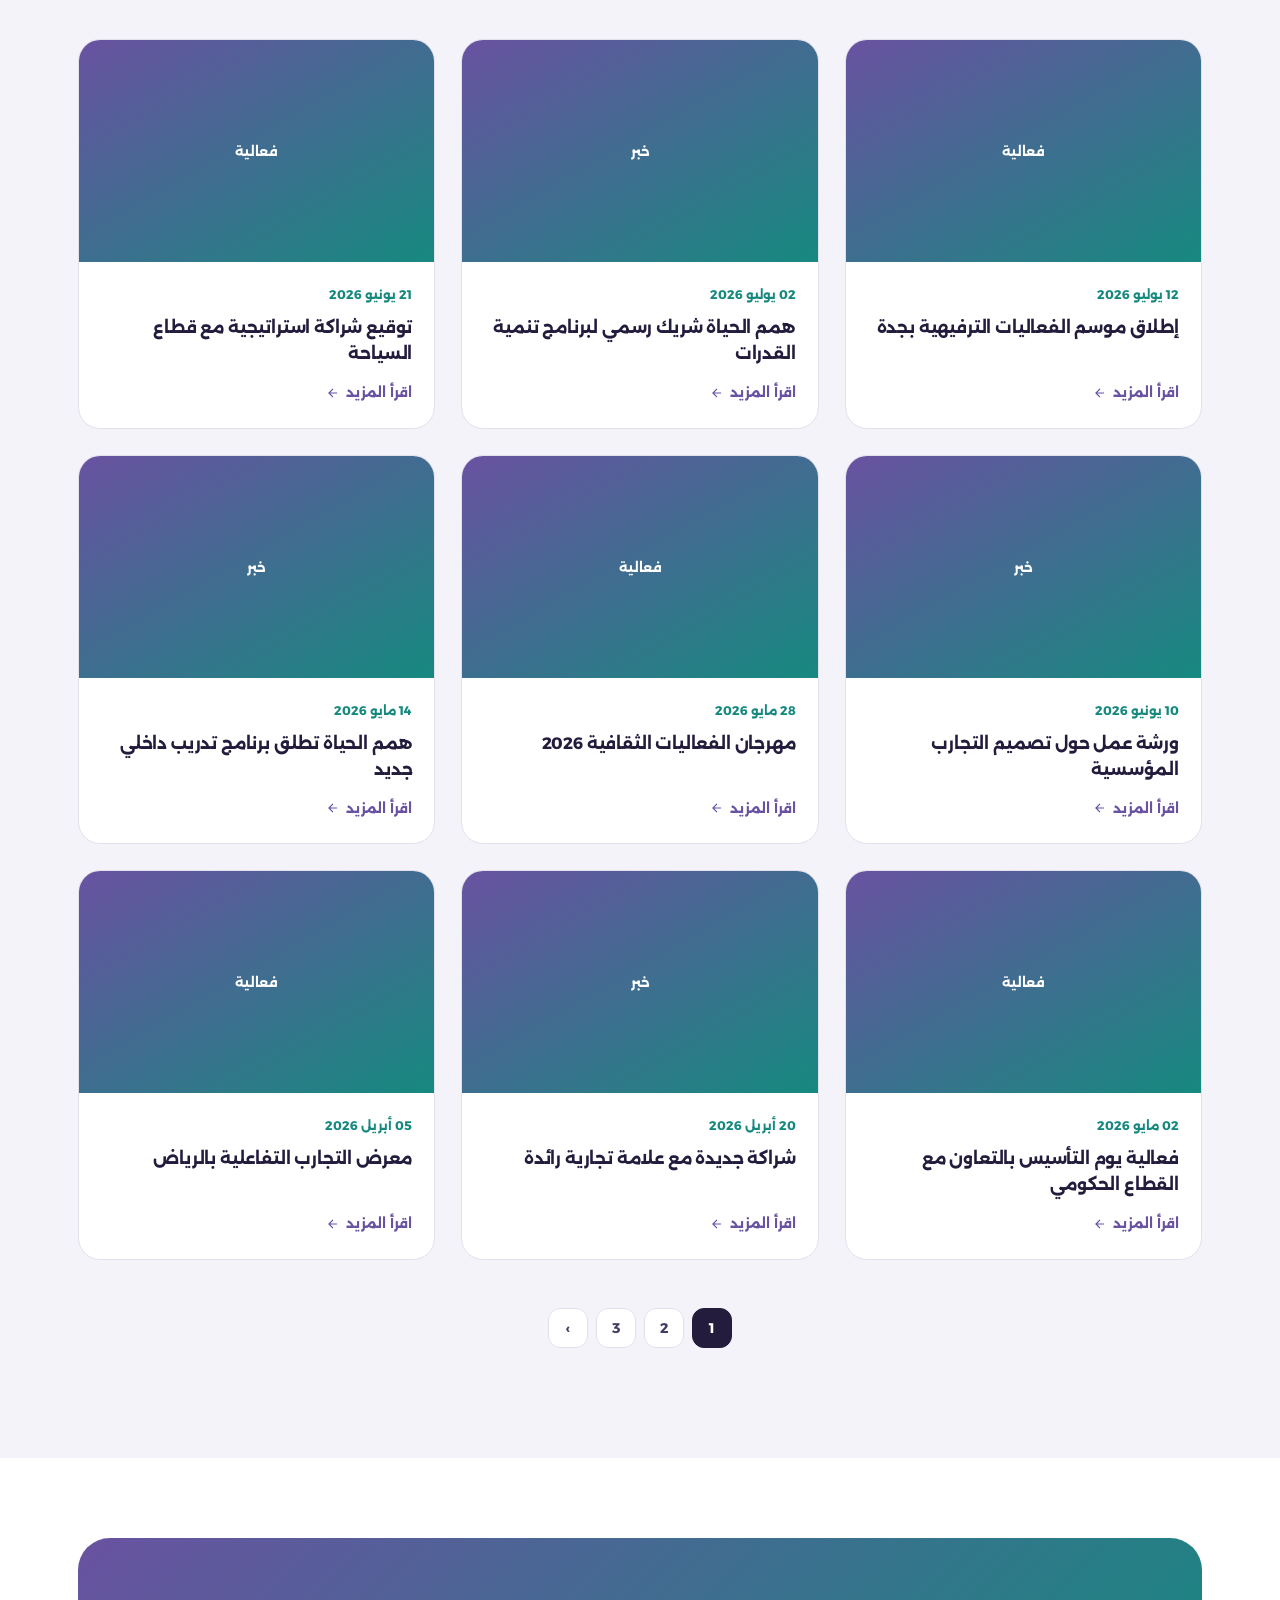
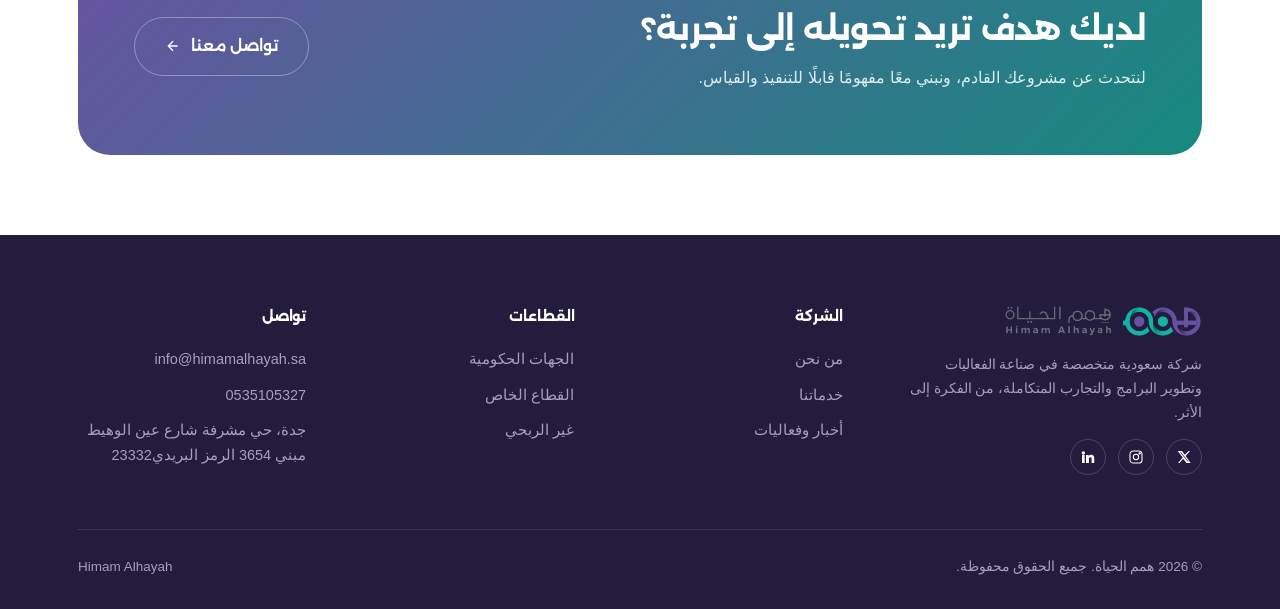
<file: News.html>
<!DOCTYPE html>
<html lang="ar" dir="rtl">
<head>
<meta charset="UTF-8">
<meta name="viewport" content="width=device-width, initial-scale=1.0">
<title>أخبار وفعاليات | همم الحياة</title>
<meta name="description" content="آخر أخبار وفعاليات همم الحياة، ومتابعة أهم البرامج والمشروعات الجديدة.">
<link rel="preconnect" href="https://fonts.googleapis.com">
<link rel="preconnect" href="https://fonts.gstatic.com" crossorigin>
<link href="https://fonts.googleapis.com/css2?family=Alexandria:wght@300;400;500;600;700;800&display=swap" rel="stylesheet">
<link rel="stylesheet" href="css/news.css">
<script>(function(){try{var t=localStorage.getItem("himam-theme");if(t==="dark"){document.documentElement.setAttribute("data-theme","dark");}}catch(e){}})();</script>
</head>
<body>

<header class="site-header">
  <div class="container nav">
    <a href="index.html" class="nav-logo"><img src="assets/logo-horizontal-trim.png" alt="همم الحياة"></a>
    <nav class="nav-links">
      <a href="index.html">الرئيسية</a>
      <a href="about.html">من نحن</a>
      <a href="services.html">خدماتنا</a>
      <a href="news.html" class="active">أخبار وفعاليات</a>
      <a href="contact.html">تواصل معنا</a>
    </nav>
    <div class="nav-cta">
      <div class="lang-switch" role="group" aria-label="اللغة">
        <button type="button" class="lang-btn active" data-lang="ar">AR</button>
        <button type="button" class="lang-btn" data-lang="en">EN</button>
      </div>
      <button type="button" class="theme-toggle" aria-label="تبديل الوضع الليلي/النهاري">
        <svg class="icon-sun" viewBox="0 0 24 24" fill="none" stroke="currentColor" stroke-width="1.8"><circle cx="12" cy="12" r="4"/><path d="M12 2v2M12 20v2M4.9 4.9l1.4 1.4M17.7 17.7l1.4 1.4M2 12h2M20 12h2M4.9 19.1l1.4-1.4M17.7 6.3l1.4-1.4"/></svg>
        <svg class="icon-moon" viewBox="0 0 24 24" fill="none" stroke="currentColor" stroke-width="1.8"><path d="M21 12.8A9 9 0 1 1 11.2 3a7 7 0 0 0 9.8 9.8z"/></svg>
      </button>
      <button class="nav-toggle" aria-label="القائمة"><span></span><span></span><span></span></button>
    </div>
  </div>
</header>

<section class="page-hero">
  <div class="container">
    <div class="crumb"><a href="index.html">الرئيسية</a><span>/</span><span>أخبار وفعاليات</span></div>
    <div class="eyebrow">أخبار وفعاليات</div>
    <h1>آخر مستجداتنا<br>وفعالياتنا القادمة</h1>
    <p class="lede">تابع أحدث الأخبار والبرامج والفعاليات التي ننفذها مع شركائنا من مختلف القطاعات.</p>
  </div>
</section>

<!-- أهم الأخبار والفعاليات -->
<section style="padding-bottom:60px;">
  <div class="container">
    <div class="head-row reveal">
      <h2>أهم الأخبار والفعاليات</h2>
      <p>لا تفوّت آخر ما نشرناه.</p>
    </div>
  </div>
  <div class="container news-scroll-wrap">
    <div class="news-scroll reveal">
      <a href="news-single.html" class="news-feature">
        <div class="thumb">فعالية</div>
        <div class="body">
          <div class="meta">12 يوليو 2026</div>
          <h3>إطلاق موسم الفعاليات الترفيهية بجدة</h3>
          <span class="more">اقرأ المزيد
            <svg viewBox="0 0 24 24" fill="none" stroke="currentColor" stroke-width="2"><path d="M19 12H5M12 19l-7-7 7-7"/></svg>
          </span>
        </div>
      </a>
      <a href="news-single.html" class="news-feature">
        <div class="thumb">خبر</div>
        <div class="body">
          <div class="meta">02 يوليو 2026</div>
          <h3>همم الحياة شريك رسمي لبرنامج تنمية القدرات</h3>
          <span class="more">اقرأ المزيد
            <svg viewBox="0 0 24 24" fill="none" stroke="currentColor" stroke-width="2"><path d="M19 12H5M12 19l-7-7 7-7"/></svg>
          </span>
        </div>
      </a>
      <a href="news-single.html" class="news-feature">
        <div class="thumb">فعالية</div>
        <div class="body">
          <div class="meta">21 يونيو 2026</div>
          <h3>توقيع شراكة استراتيجية مع قطاع السياحة</h3>
          <span class="more">اقرأ المزيد
            <svg viewBox="0 0 24 24" fill="none" stroke="currentColor" stroke-width="2"><path d="M19 12H5M12 19l-7-7 7-7"/></svg>
          </span>
        </div>
      </a>
    </div>
  </div>
</section>

<!-- كل الأخبار -->
<section class="bg-mist">
  <div class="container">
    <div class="head-row reveal">
      <h2>جميع الأخبار والفعاليات</h2>
      <p>تصفّح كل ما نشرناه.</p>
    </div>

    <div class="news-toolbar reveal">
      <div class="chip-row">
        <button class="chip active" data-cat="all">الكل</button>
        <button class="chip" data-cat="event">فعاليات</button>
        <button class="chip" data-cat="news">أخبار</button>
      </div>
      <div class="search-box">
        <svg viewBox="0 0 24 24" fill="none" stroke="currentColor" stroke-width="1.8"><circle cx="11" cy="11" r="7"/><path d="M21 21l-4.3-4.3"/></svg>
        <input type="text" placeholder="ابحث بالاسم...">
      </div>
    </div>

    <div class="news-grid" id="newsGrid">
      <a href="news-single.html" class="news-card reveal" data-cat="event" data-title="إطلاق موسم الفعاليات الترفيهية بجدة">
        <div class="thumb">فعالية</div>
        <div class="body">
          <div class="meta">12 يوليو 2026</div>
          <h3>إطلاق موسم الفعاليات الترفيهية بجدة</h3>
          <span class="more">اقرأ المزيد
            <svg viewBox="0 0 24 24" fill="none" stroke="currentColor" stroke-width="2"><path d="M19 12H5M12 19l-7-7 7-7"/></svg>
          </span>
        </div>
      </a>
      <a href="news-single.html" class="news-card reveal" data-cat="news" data-title="همم الحياة شريك رسمي لبرنامج تنمية القدرات">
        <div class="thumb">خبر</div>
        <div class="body">
          <div class="meta">02 يوليو 2026</div>
          <h3>همم الحياة شريك رسمي لبرنامج تنمية القدرات</h3>
          <span class="more">اقرأ المزيد
            <svg viewBox="0 0 24 24" fill="none" stroke="currentColor" stroke-width="2"><path d="M19 12H5M12 19l-7-7 7-7"/></svg>
          </span>
        </div>
      </a>
      <a href="news-single.html" class="news-card reveal" data-cat="event" data-title="توقيع شراكة استراتيجية مع قطاع السياحة">
        <div class="thumb">فعالية</div>
        <div class="body">
          <div class="meta">21 يونيو 2026</div>
          <h3>توقيع شراكة استراتيجية مع قطاع السياحة</h3>
          <span class="more">اقرأ المزيد
            <svg viewBox="0 0 24 24" fill="none" stroke="currentColor" stroke-width="2"><path d="M19 12H5M12 19l-7-7 7-7"/></svg>
          </span>
        </div>
      </a>
      <a href="news-single.html" class="news-card reveal" data-cat="news" data-title="ورشة عمل حول تصميم التجارب المؤسسية">
        <div class="thumb">خبر</div>
        <div class="body">
          <div class="meta">10 يونيو 2026</div>
          <h3>ورشة عمل حول تصميم التجارب المؤسسية</h3>
          <span class="more">اقرأ المزيد
            <svg viewBox="0 0 24 24" fill="none" stroke="currentColor" stroke-width="2"><path d="M19 12H5M12 19l-7-7 7-7"/></svg>
          </span>
        </div>
      </a>
      <a href="news-single.html" class="news-card reveal" data-cat="event" data-title="مهرجان الفعاليات الثقافية 2026">
        <div class="thumb">فعالية</div>
        <div class="body">
          <div class="meta">28 مايو 2026</div>
          <h3>مهرجان الفعاليات الثقافية 2026</h3>
          <span class="more">اقرأ المزيد
            <svg viewBox="0 0 24 24" fill="none" stroke="currentColor" stroke-width="2"><path d="M19 12H5M12 19l-7-7 7-7"/></svg>
          </span>
        </div>
      </a>
      <a href="news-single.html" class="news-card reveal" data-cat="news" data-title="همم الحياة تطلق برنامج تدريب داخلي جديد">
        <div class="thumb">خبر</div>
        <div class="body">
          <div class="meta">14 مايو 2026</div>
          <h3>همم الحياة تطلق برنامج تدريب داخلي جديد</h3>
          <span class="more">اقرأ المزيد
            <svg viewBox="0 0 24 24" fill="none" stroke="currentColor" stroke-width="2"><path d="M19 12H5M12 19l-7-7 7-7"/></svg>
          </span>
        </div>
      </a>
      <a href="news-single.html" class="news-card reveal" data-cat="event" data-title="فعالية يوم التأسيس بالتعاون مع القطاع الحكومي">
        <div class="thumb">فعالية</div>
        <div class="body">
          <div class="meta">02 مايو 2026</div>
          <h3>فعالية يوم التأسيس بالتعاون مع القطاع الحكومي</h3>
          <span class="more">اقرأ المزيد
            <svg viewBox="0 0 24 24" fill="none" stroke="currentColor" stroke-width="2"><path d="M19 12H5M12 19l-7-7 7-7"/></svg>
          </span>
        </div>
      </a>
      <a href="news-single.html" class="news-card reveal" data-cat="news" data-title="شراكة جديدة مع علامة تجارية رائدة">
        <div class="thumb">خبر</div>
        <div class="body">
          <div class="meta">20 أبريل 2026</div>
          <h3>شراكة جديدة مع علامة تجارية رائدة</h3>
          <span class="more">اقرأ المزيد
            <svg viewBox="0 0 24 24" fill="none" stroke="currentColor" stroke-width="2"><path d="M19 12H5M12 19l-7-7 7-7"/></svg>
          </span>
        </div>
      </a>
      <a href="news-single.html" class="news-card reveal" data-cat="event" data-title="معرض التجارب التفاعلية بالرياض">
        <div class="thumb">فعالية</div>
        <div class="body">
          <div class="meta">05 أبريل 2026</div>
          <h3>معرض التجارب التفاعلية بالرياض</h3>
          <span class="more">اقرأ المزيد
            <svg viewBox="0 0 24 24" fill="none" stroke="currentColor" stroke-width="2"><path d="M19 12H5M12 19l-7-7 7-7"/></svg>
          </span>
        </div>
      </a>
    </div>

    <div class="pagination">
      <button class="active">1</button>
      <button>2</button>
      <button>3</button>
      <button>›</button>
    </div>
  </div>
</section>

<section class="section-sm">
  <div class="container">
    <div class="cta-band reveal">
      <div>
        <h2>لديك هدف تريد تحويله إلى تجربة؟</h2>
        <p>لنتحدث عن مشروعك القادم، ونبني معًا مفهومًا قابلًا للتنفيذ والقياس.</p>
      </div>
      <a href="contact.html" class="btn btn-ghost-light">تواصل معنا
        <svg viewBox="0 0 24 24" fill="none" stroke="currentColor" stroke-width="2"><path d="M19 12H5M12 19l-7-7 7-7"/></svg>
      </a>
    </div>
  </div>
</section>

<footer class="site-footer">
  <div class="container">
    <div class="footer-grid">
      <div class="footer-logo">
        <img src="assets/logo-horizontal-trim.png" alt="همم الحياة">
        <p style="max-width:300px; font-size:14px; color:#a79ec4;">شركة سعودية متخصصة في صناعة الفعاليات وتطوير البرامج والتجارب المتكاملة، من الفكرة إلى الأثر.</p>
        <div class="social">
          <a href="#" aria-label="X"><svg viewBox="0 0 24 24" fill="currentColor" style="color:#fff"><path d="M18.9 3H21l-6.6 7.5L22 21h-6.3l-4.9-6.4L5.2 21H3l7.1-8.1L2.5 3h6.4l4.4 5.8L18.9 3zm-1.1 16h1.2L7.3 5H6l11.8 14z"/></svg></a>
          <a href="#" aria-label="Instagram"><svg viewBox="0 0 24 24" fill="none" stroke="currentColor" stroke-width="1.6" style="color:#fff"><rect x="3" y="3" width="18" height="18" rx="5"/><circle cx="12" cy="12" r="4"/><circle cx="17.5" cy="6.5" r="1"/></svg></a>
          <a href="#" aria-label="LinkedIn"><svg viewBox="0 0 24 24" fill="currentColor" style="color:#fff"><path d="M4.98 3.5A2.5 2.5 0 1 1 5 8.5a2.5 2.5 0 0 1-.02-5zM3 9h4v12H3zM9 9h3.8v1.7h.05c.53-1 1.83-2.05 3.77-2.05 4.03 0 4.78 2.65 4.78 6.1V21h-4v-5.6c0-1.34-.02-3.06-1.87-3.06-1.87 0-2.16 1.46-2.16 2.96V21H9z"/></svg></a>
        </div>
      </div>
      <div>
        <h4>الشركة</h4>
        <ul>
          <li><a href="about.html">من نحن</a></li>
          <li><a href="services.html">خدماتنا</a></li>
          <li><a href="news.html">أخبار وفعاليات</a></li>
        </ul>
      </div>
      <div>
        <h4>القطاعات</h4>
        <ul>
          <li><a href="about.html#sectors">الجهات الحكومية</a></li>
          <li><a href="about.html#sectors">القطاع الخاص</a></li>
          <li><a href="about.html#sectors">غير الربحي</a></li>
        </ul>
      </div>
      <div>
        <h4>تواصل</h4>
        <ul>
          <li>info@himamalhayah.sa</li>
          <li>0535105327</li>
          <li> جدة، حي مشرفة شارع عين الوهيط مبني 3654 الرمز البريدي23332 </li>
        </ul>
      </div>
    </div>
    <div class="footer-bottom">
      <span>© 2026 همم الحياة. جميع الحقوق محفوظة.</span>
      <span>Himam Alhayah</span>
    </div>
  </div>
</footer>

<script src="js/news.js"></script>
</body>
</html>
</file>
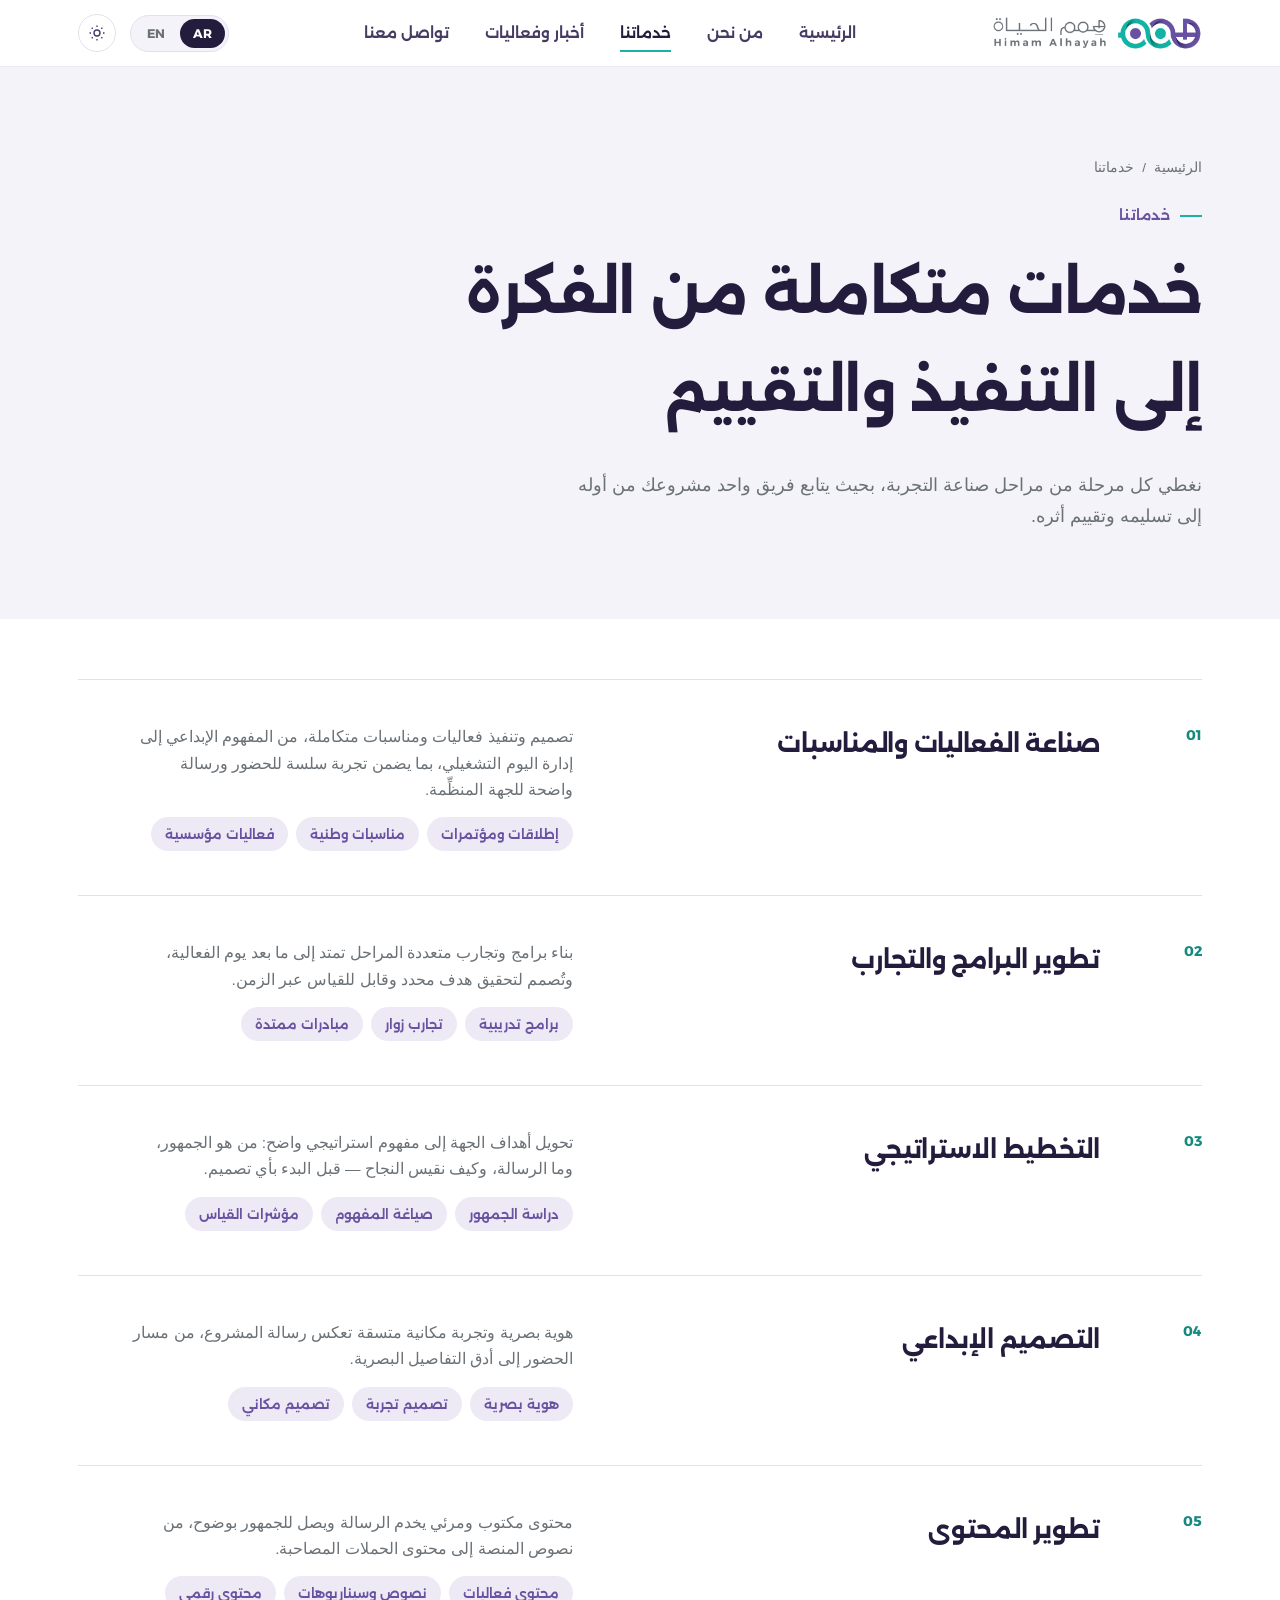
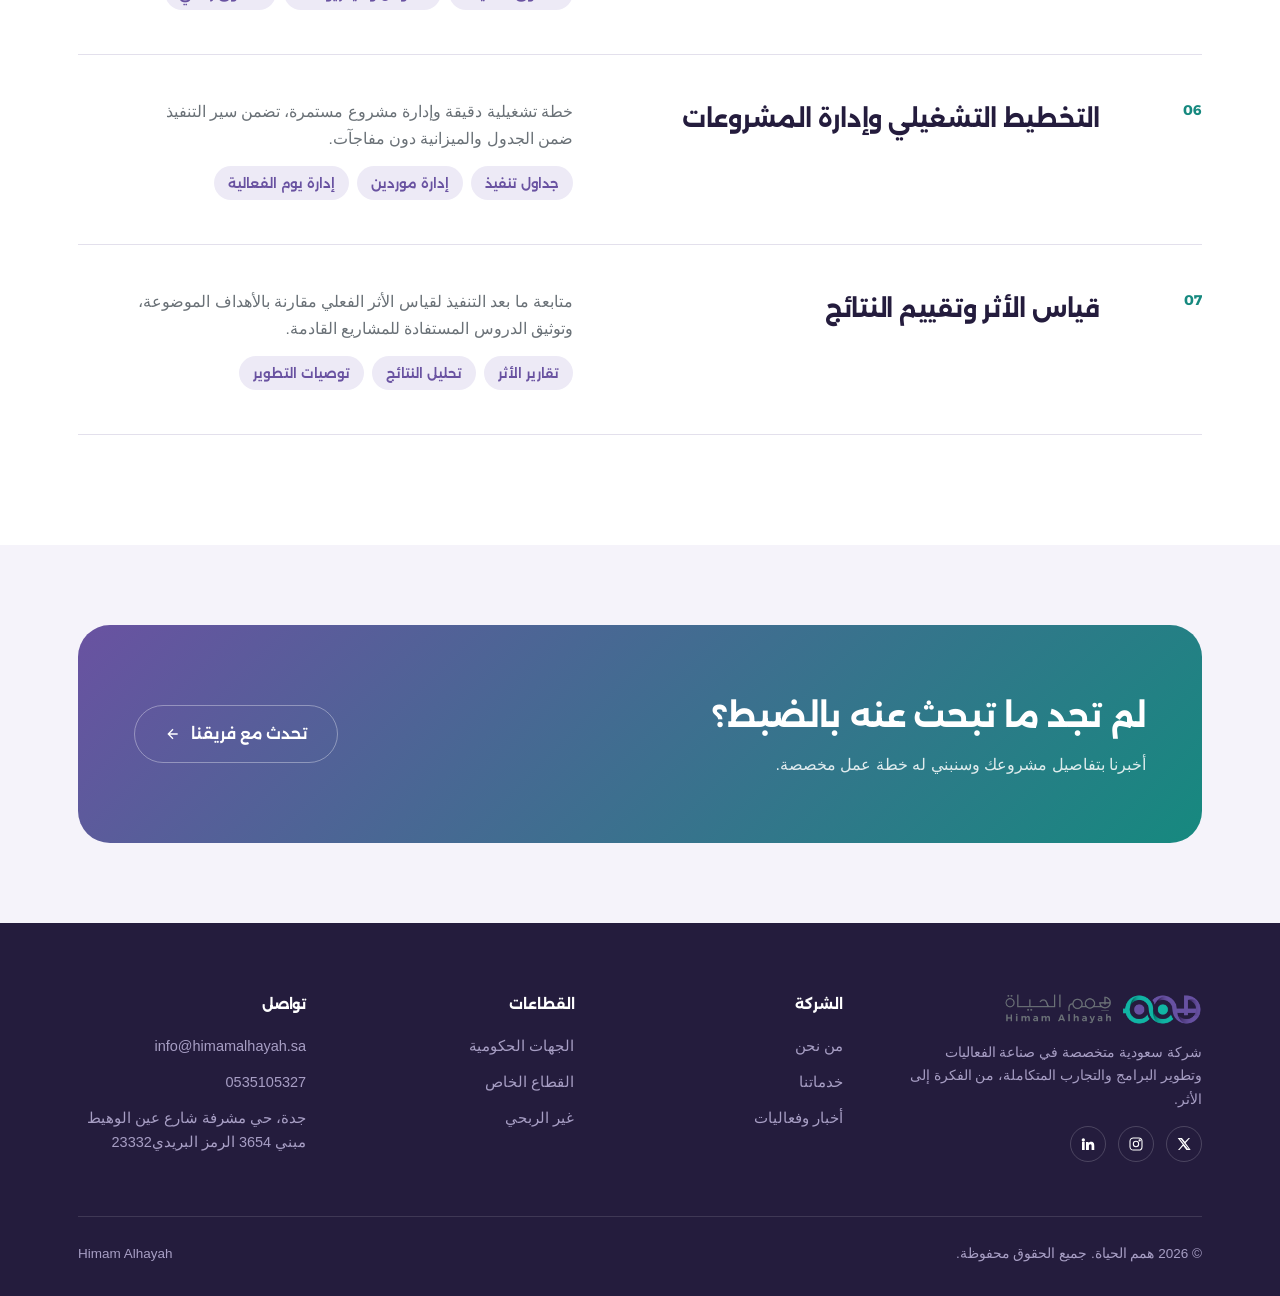
<file: services.html>
<!DOCTYPE html>
<html lang="ar" dir="rtl">
<head>
<meta charset="UTF-8">
<meta name="viewport" content="width=device-width, initial-scale=1.0">
<title>خدماتنا | همم الحياة</title>
<meta name="description" content="من صناعة الفعاليات إلى التخطيط الاستراتيجي والتصميم الإبداعي وإدارة المشروعات — خدمات همم الحياة المتكاملة.">
<link rel="preconnect" href="https://fonts.googleapis.com">
<link rel="preconnect" href="https://fonts.gstatic.com" crossorigin>
<link href="https://fonts.googleapis.com/css2?family=Alexandria:wght@300;400;500;600;700;800&display=swap" rel="stylesheet">
<link rel="stylesheet" href="css/services.css">
<script>(function(){try{var t=localStorage.getItem("himam-theme");if(t==="dark"){document.documentElement.setAttribute("data-theme","dark");}}catch(e){}})();</script>
</head>
<body>

<header class="site-header">
  <div class="container nav">
    <a href="index.html" class="nav-logo"><img src="assets/logo-horizontal-trim.png" alt="همم الحياة"></a>
    <nav class="nav-links">
      <a href="index.html">الرئيسية</a>
      <a href="about.html">من نحن</a>
      <a href="services.html" class="active">خدماتنا</a>
      <a href="news.html">أخبار وفعاليات</a>
      <a href="contact.html">تواصل معنا</a>
    </nav>
    <div class="nav-cta">
      <div class="lang-switch" role="group" aria-label="اللغة">
        <button type="button" class="lang-btn active" data-lang="ar">AR</button>
        <button type="button" class="lang-btn" data-lang="en">EN</button>
      </div>
      <button type="button" class="theme-toggle" aria-label="تبديل الوضع الليلي/النهاري">
        <svg class="icon-sun" viewBox="0 0 24 24" fill="none" stroke="currentColor" stroke-width="1.8"><circle cx="12" cy="12" r="4"/><path d="M12 2v2M12 20v2M4.9 4.9l1.4 1.4M17.7 17.7l1.4 1.4M2 12h2M20 12h2M4.9 19.1l1.4-1.4M17.7 6.3l1.4-1.4"/></svg>
        <svg class="icon-moon" viewBox="0 0 24 24" fill="none" stroke="currentColor" stroke-width="1.8"><path d="M21 12.8A9 9 0 1 1 11.2 3a7 7 0 0 0 9.8 9.8z"/></svg>
      </button>
      <button class="nav-toggle" aria-label="القائمة"><span></span><span></span><span></span></button>
    </div>
  </div>
</header>

<section class="page-hero">
  <div class="container">
    <div class="crumb"><a href="index.html">الرئيسية</a><span>/</span><span>خدماتنا</span></div>
    <div class="eyebrow">خدماتنا</div>
    <h1>خدمات متكاملة من الفكرة<br>إلى التنفيذ والتقييم</h1>
    <p class="lede">نغطي كل مرحلة من مراحل صناعة التجربة، بحيث يتابع فريق واحد مشروعك من أوله إلى تسليمه وتقييم أثره.</p>
  </div>
</section>

<section style="padding-block:60px 110px;">
  <div class="container">

    <div class="service-row reveal">
      <span class="sv-num">01</span>
      <h3 class="sv-title">صناعة الفعاليات والمناسبات</h3>
      <div class="sv-desc">
        تصميم وتنفيذ فعاليات ومناسبات متكاملة، من المفهوم الإبداعي إلى إدارة اليوم التشغيلي، بما يضمن تجربة سلسة للحضور ورسالة واضحة للجهة المنظِّمة.
        <div class="sv-tags"><span class="tag">إطلاقات ومؤتمرات</span><span class="tag">مناسبات وطنية</span><span class="tag">فعاليات مؤسسية</span></div>
      </div>
    </div>

    <div class="service-row reveal">
      <span class="sv-num">02</span>
      <h3 class="sv-title">تطوير البرامج والتجارب</h3>
      <div class="sv-desc">
        بناء برامج وتجارب متعددة المراحل تمتد إلى ما بعد يوم الفعالية، وتُصمم لتحقيق هدف محدد وقابل للقياس عبر الزمن.
        <div class="sv-tags"><span class="tag">برامج تدريبية</span><span class="tag">تجارب زوار</span><span class="tag">مبادرات ممتدة</span></div>
      </div>
    </div>

    <div class="service-row reveal">
      <span class="sv-num">03</span>
      <h3 class="sv-title">التخطيط الاستراتيجي</h3>
      <div class="sv-desc">
        تحويل أهداف الجهة إلى مفهوم استراتيجي واضح: من هو الجمهور، وما الرسالة، وكيف نقيس النجاح — قبل البدء بأي تصميم.
        <div class="sv-tags"><span class="tag">دراسة الجمهور</span><span class="tag">صياغة المفهوم</span><span class="tag">مؤشرات القياس</span></div>
      </div>
    </div>

    <div class="service-row reveal">
      <span class="sv-num">04</span>
      <h3 class="sv-title">التصميم الإبداعي</h3>
      <div class="sv-desc">
        هوية بصرية وتجربة مكانية متسقة تعكس رسالة المشروع، من مسار الحضور إلى أدق التفاصيل البصرية.
        <div class="sv-tags"><span class="tag">هوية بصرية</span><span class="tag">تصميم تجربة</span><span class="tag">تصميم مكاني</span></div>
      </div>
    </div>

    <div class="service-row reveal">
      <span class="sv-num">05</span>
      <h3 class="sv-title">تطوير المحتوى</h3>
      <div class="sv-desc">
        محتوى مكتوب ومرئي يخدم الرسالة ويصل للجمهور بوضوح، من نصوص المنصة إلى محتوى الحملات المصاحبة.
        <div class="sv-tags"><span class="tag">محتوى فعاليات</span><span class="tag">نصوص وسيناريوهات</span><span class="tag">محتوى رقمي</span></div>
      </div>
    </div>

    <div class="service-row reveal">
      <span class="sv-num">06</span>
      <h3 class="sv-title">التخطيط التشغيلي وإدارة المشروعات</h3>
      <div class="sv-desc">
        خطة تشغيلية دقيقة وإدارة مشروع مستمرة، تضمن سير التنفيذ ضمن الجدول والميزانية دون مفاجآت.
        <div class="sv-tags"><span class="tag">جداول تنفيذ</span><span class="tag">إدارة موردين</span><span class="tag">إدارة يوم الفعالية</span></div>
      </div>
    </div>

    <div class="service-row reveal">
      <span class="sv-num">07</span>
      <h3 class="sv-title">قياس الأثر وتقييم النتائج</h3>
      <div class="sv-desc">
        متابعة ما بعد التنفيذ لقياس الأثر الفعلي مقارنة بالأهداف الموضوعة، وتوثيق الدروس المستفادة للمشاريع القادمة.
        <div class="sv-tags"><span class="tag">تقارير الأثر</span><span class="tag">تحليل النتائج</span><span class="tag">توصيات التطوير</span></div>
      </div>
    </div>

  </div>
</section>

<section class="bg-mist section-sm">
  <div class="container">
    <div class="cta-band reveal" style="background:linear-gradient(135deg, var(--purple) 0%, var(--turquoise-600) 100%);">
      <div>
        <h2>لم تجد ما تبحث عنه بالضبط؟</h2>
        <p>أخبرنا بتفاصيل مشروعك وسنبني له خطة عمل مخصصة.</p>
      </div>
      <a href="contact.html" class="btn btn-ghost-light">تحدث مع فريقنا
        <svg viewBox="0 0 24 24" fill="none" stroke="currentColor" stroke-width="2"><path d="M19 12H5M12 19l-7-7 7-7"/></svg>
      </a>
    </div>
  </div>
</section>

<footer class="site-footer">
  <div class="container">
    <div class="footer-grid">
      <div class="footer-logo">
        <img src="assets/logo-horizontal-trim.png" alt="همم الحياة">
        <p style="max-width:300px; font-size:14px; color:#a79ec4;">شركة سعودية متخصصة في صناعة الفعاليات وتطوير البرامج والتجارب المتكاملة، من الفكرة إلى الأثر.</p>
        <div class="social">
          <a href="#" aria-label="X"><svg viewBox="0 0 24 24" fill="currentColor" style="color:#fff"><path d="M18.9 3H21l-6.6 7.5L22 21h-6.3l-4.9-6.4L5.2 21H3l7.1-8.1L2.5 3h6.4l4.4 5.8L18.9 3zm-1.1 16h1.2L7.3 5H6l11.8 14z"/></svg></a>
          <a href="#" aria-label="Instagram"><svg viewBox="0 0 24 24" fill="none" stroke="currentColor" stroke-width="1.6" style="color:#fff"><rect x="3" y="3" width="18" height="18" rx="5"/><circle cx="12" cy="12" r="4"/><circle cx="17.5" cy="6.5" r="1"/></svg></a>
          <a href="#" aria-label="LinkedIn"><svg viewBox="0 0 24 24" fill="currentColor" style="color:#fff"><path d="M4.98 3.5A2.5 2.5 0 1 1 5 8.5a2.5 2.5 0 0 1-.02-5zM3 9h4v12H3zM9 9h3.8v1.7h.05c.53-1 1.83-2.05 3.77-2.05 4.03 0 4.78 2.65 4.78 6.1V21h-4v-5.6c0-1.34-.02-3.06-1.87-3.06-1.87 0-2.16 1.46-2.16 2.96V21H9z"/></svg></a>
        </div>
      </div>
      <div>
        <h4>الشركة</h4>
        <ul>
          <li><a href="about.html">من نحن</a></li>
          <li><a href="services.html">خدماتنا</a></li>
          <li><a href="news.html">أخبار وفعاليات</a></li>
        </ul>
      </div>
      <div>
        <h4>القطاعات</h4>
        <ul>
          <li><a href="about.html#sectors">الجهات الحكومية</a></li>
          <li><a href="about.html#sectors">القطاع الخاص</a></li>
          <li><a href="about.html#sectors">غير الربحي</a></li>
        </ul>
      </div>
      <div>
        <h4>تواصل</h4>
        <ul>
          <li>info@himamalhayah.sa</li>
          <li>0535105327</li>
          <li> جدة، حي مشرفة شارع عين الوهيط مبني 3654 الرمز البريدي23332 </li>
        </ul>
      </div>
    </div>
    <div class="footer-bottom">
      <span>© 2026 همم الحياة. جميع الحقوق محفوظة.</span>
      <span>Himam Alhayah</span>
    </div>
  </div>
</footer>

<script src="js/services.js"></script>
</body>
</html>
</file>
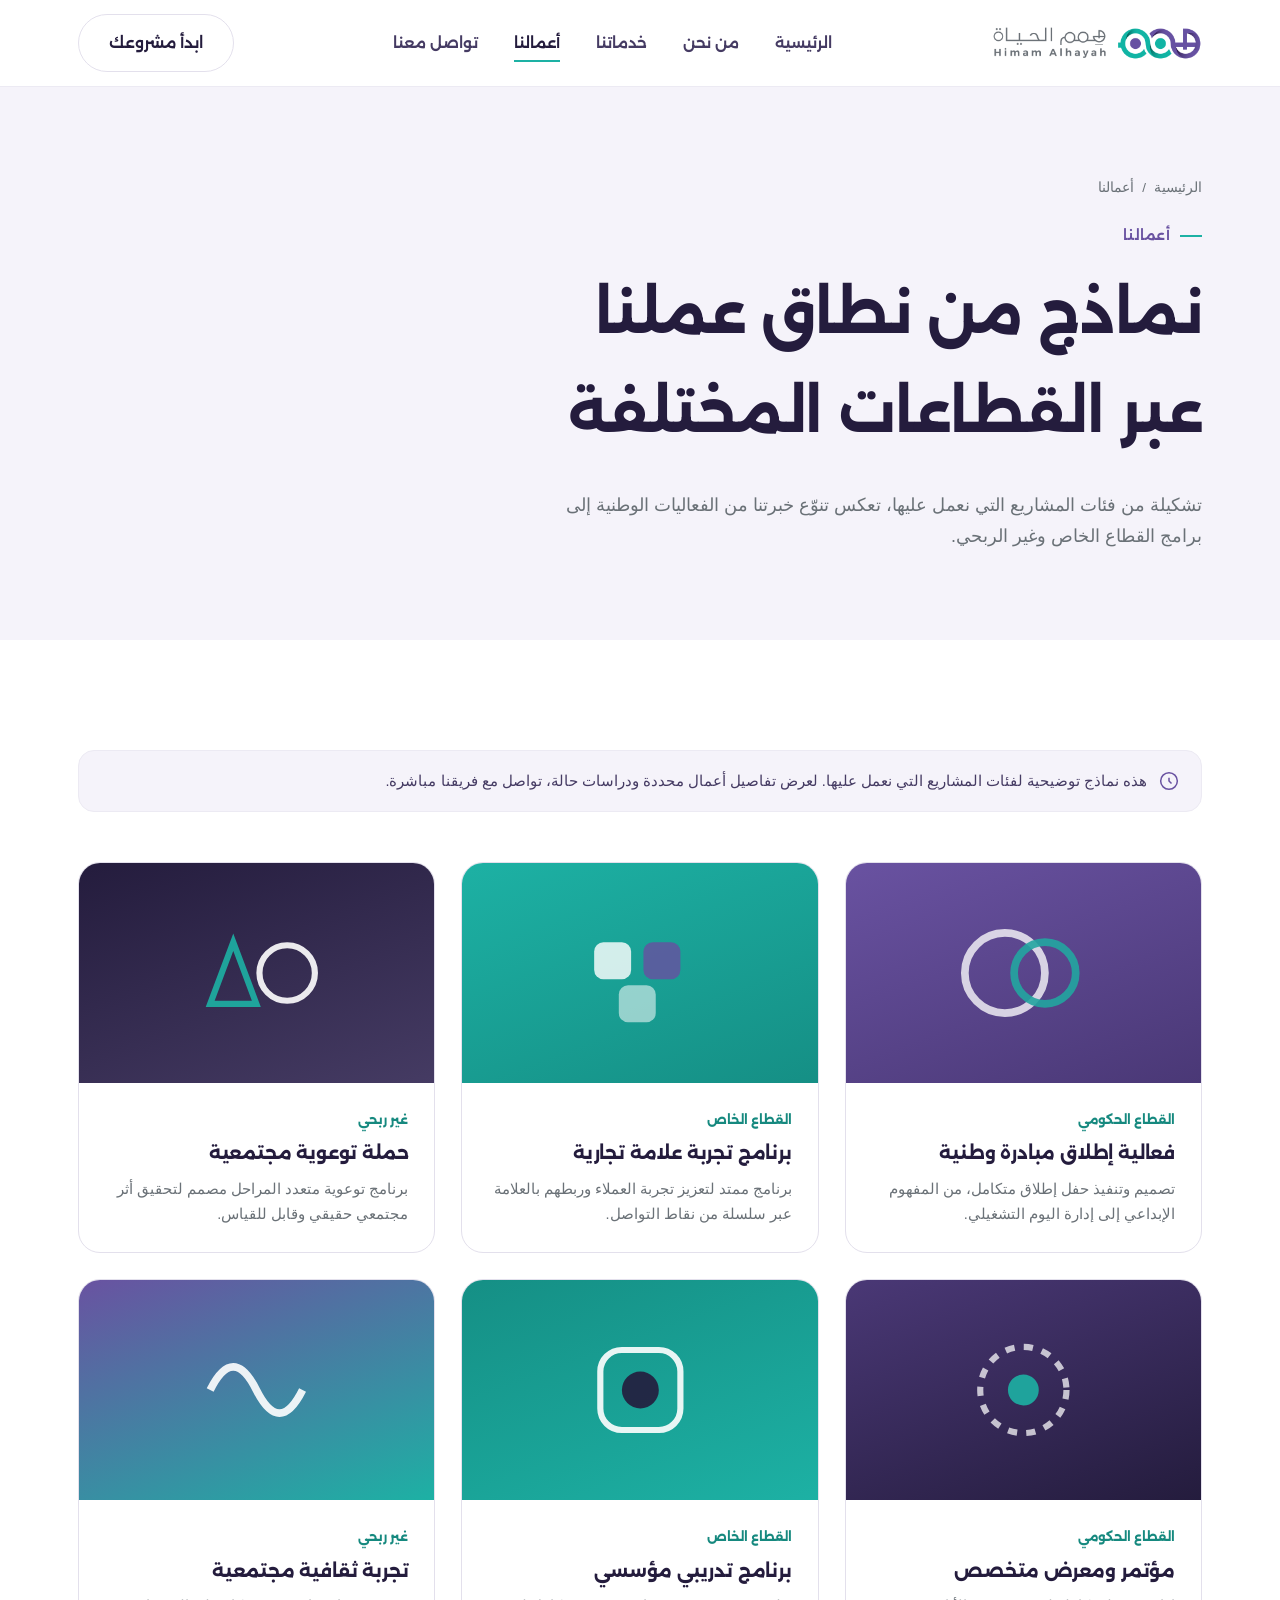
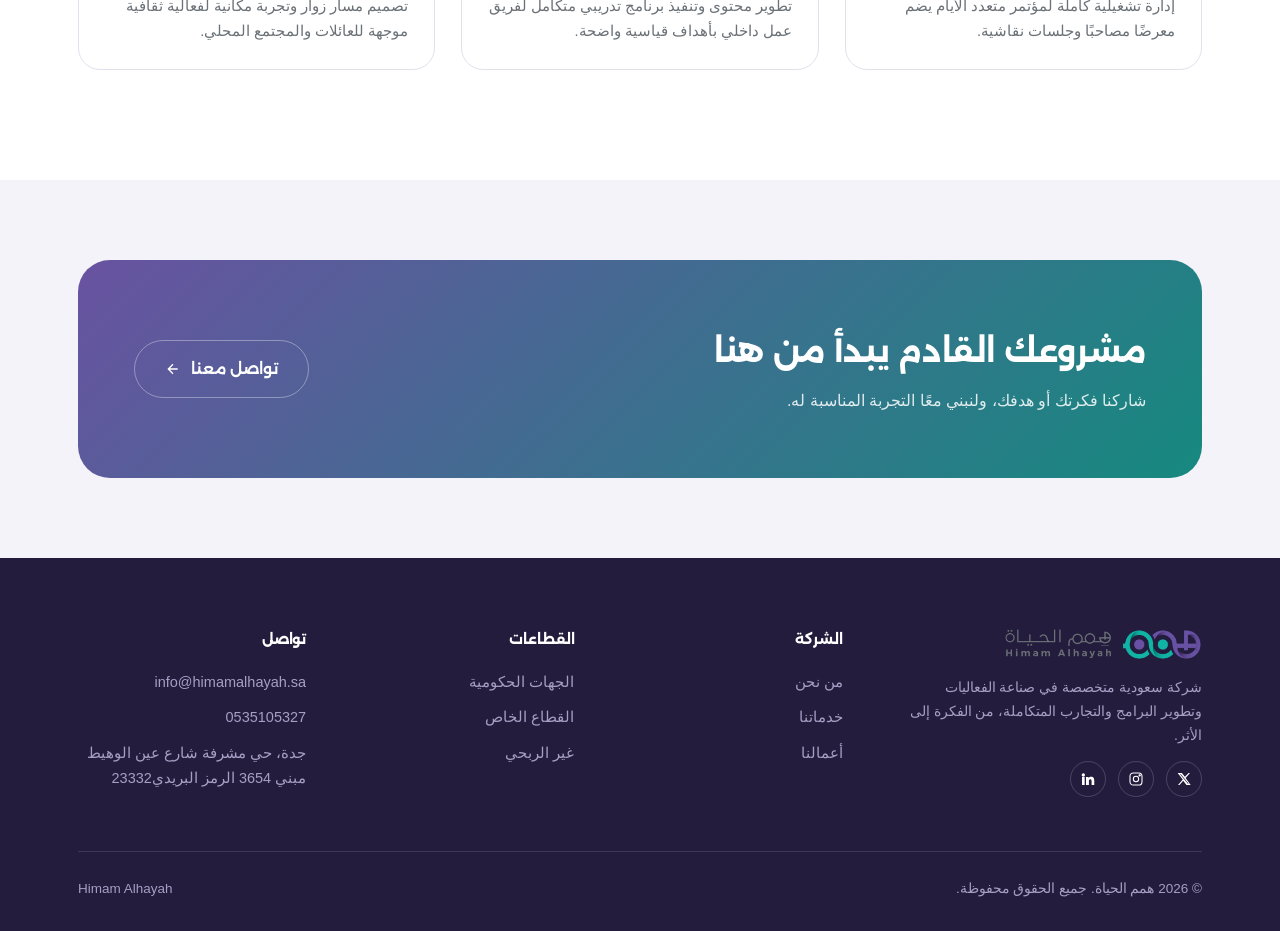
<file: works.html>
<!DOCTYPE html>
<html lang="ar" dir="rtl">
<head>
<meta charset="UTF-8">
<meta name="viewport" content="width=device-width, initial-scale=1.0">
<title>أعمالنا | همم الحياة</title>
<meta name="description" content="نماذج من نطاق أعمال همم الحياة عبر القطاعات الحكومية والخاصة وغير الربحية.">
<link rel="preconnect" href="https://fonts.googleapis.com">
<link rel="preconnect" href="https://fonts.gstatic.com" crossorigin>
<link href="https://fonts.googleapis.com/css2?family=Alexandria:wght@300;400;500;600;700;800&display=swap" rel="stylesheet">
<link rel="stylesheet" href="css/works.css">
</head>
<body>

<header class="site-header">
  <div class="container nav">
    <a href="index.html" class="nav-logo"><img src="assets/logo-horizontal-trim.png" alt="همم الحياة"></a>
    <nav class="nav-links">
      <a href="index.html">الرئيسية</a>
      <a href="about.html">من نحن</a>
      <a href="services.html">خدماتنا</a>
      <a href="works.html" class="active">أعمالنا</a>
      <a href="contact.html">تواصل معنا</a>
    </nav>
    <div class="nav-cta">
      <a href="contact.html" class="btn btn-outline">ابدأ مشروعك</a>
      <button class="nav-toggle" aria-label="القائمة"><span></span><span></span><span></span></button>
    </div>
  </div>
</header>

<section class="page-hero">
  <div class="container">
    <div class="crumb"><a href="index.html">الرئيسية</a><span>/</span><span>أعمالنا</span></div>
    <div class="eyebrow">أعمالنا</div>
    <h1>نماذج من نطاق عملنا<br>عبر القطاعات المختلفة</h1>
    <p class="lede">تشكيلة من فئات المشاريع التي نعمل عليها، تعكس تنوّع خبرتنا من الفعاليات الوطنية إلى برامج القطاع الخاص وغير الربحي.</p>
  </div>
</section>

<section>
  <div class="container">

    <div class="filter-note reveal">
      <svg viewBox="0 0 24 24" fill="none" stroke="currentColor" stroke-width="1.8"><circle cx="12" cy="12" r="10"/><path d="M12 8v4l3 3"/></svg>
      <span>هذه نماذج توضيحية لفئات المشاريع التي نعمل عليها. لعرض تفاصيل أعمال محددة ودراسات حالة، تواصل مع فريقنا مباشرة.</span>
    </div>

    <div class="grid grid-3">

      <div class="work-card reveal">
        <div class="work-thumb" style="background:linear-gradient(160deg,#6952A1,#4A3876);">
          <svg viewBox="0 0 100 100"><circle cx="38" cy="50" r="26" fill="none" stroke="#fff" stroke-width="5" opacity=".85"/><circle cx="64" cy="50" r="20" fill="none" stroke="#1DB1A4" stroke-width="5" opacity=".9"/></svg>
        </div>
        <div class="work-body">
          <span class="work-cat">القطاع الحكومي</span>
          <h3 class="work-title">فعالية إطلاق مبادرة وطنية</h3>
          <p class="work-desc">تصميم وتنفيذ حفل إطلاق متكامل، من المفهوم الإبداعي إلى إدارة اليوم التشغيلي.</p>
        </div>
      </div>

      <div class="work-card reveal">
        <div class="work-thumb" style="background:linear-gradient(160deg,#1DB1A4,#158F85);">
          <svg viewBox="0 0 100 100"><rect x="20" y="30" width="24" height="24" rx="6" fill="#fff" opacity=".9"/><rect x="52" y="30" width="24" height="24" rx="6" fill="#6952A1" opacity=".9"/><rect x="36" y="58" width="24" height="24" rx="6" fill="#fff" opacity=".6"/></svg>
        </div>
        <div class="work-body">
          <span class="work-cat">القطاع الخاص</span>
          <h3 class="work-title">برنامج تجربة علامة تجارية</h3>
          <p class="work-desc">برنامج ممتد لتعزيز تجربة العملاء وربطهم بالعلامة عبر سلسلة من نقاط التواصل.</p>
        </div>
      </div>

      <div class="work-card reveal">
        <div class="work-thumb" style="background:linear-gradient(160deg,#241C3D,#453B63);">
          <svg viewBox="0 0 100 100"><path d="M20 70 L35 30 L50 70 Z" fill="none" stroke="#1DB1A4" stroke-width="4"/><circle cx="70" cy="50" r="18" fill="none" stroke="#fff" stroke-width="4"/></svg>
        </div>
        <div class="work-body">
          <span class="work-cat">غير ربحي</span>
          <h3 class="work-title">حملة توعوية مجتمعية</h3>
          <p class="work-desc">برنامج توعوية متعدد المراحل مصمم لتحقيق أثر مجتمعي حقيقي وقابل للقياس.</p>
        </div>
      </div>

      <div class="work-card reveal">
        <div class="work-thumb" style="background:linear-gradient(160deg,#4A3876,#241C3D);">
          <svg viewBox="0 0 100 100"><circle cx="50" cy="50" r="28" fill="none" stroke="#fff" stroke-width="4" stroke-dasharray="6 6" opacity=".8"/><circle cx="50" cy="50" r="10" fill="#1DB1A4"/></svg>
        </div>
        <div class="work-body">
          <span class="work-cat">القطاع الحكومي</span>
          <h3 class="work-title">مؤتمر ومعرض متخصص</h3>
          <p class="work-desc">إدارة تشغيلية كاملة لمؤتمر متعدد الأيام يضم معرضًا مصاحبًا وجلسات نقاشية.</p>
        </div>
      </div>

      <div class="work-card reveal">
        <div class="work-thumb" style="background:linear-gradient(160deg,#158F85,#1DB1A4);">
          <svg viewBox="0 0 100 100"><rect x="24" y="24" width="52" height="52" rx="14" fill="none" stroke="#fff" stroke-width="4"/><circle cx="50" cy="50" r="12" fill="#241C3D"/></svg>
        </div>
        <div class="work-body">
          <span class="work-cat">القطاع الخاص</span>
          <h3 class="work-title">برنامج تدريبي مؤسسي</h3>
          <p class="work-desc">تطوير محتوى وتنفيذ برنامج تدريبي متكامل لفريق عمل داخلي بأهداف قياسية واضحة.</p>
        </div>
      </div>

      <div class="work-card reveal">
        <div class="work-thumb" style="background:linear-gradient(160deg,#6952A1,#1DB1A4);">
          <svg viewBox="0 0 100 100"><path d="M20 50 Q35 20 50 50 T80 50" fill="none" stroke="#fff" stroke-width="5"/></svg>
        </div>
        <div class="work-body">
          <span class="work-cat">غير ربحي</span>
          <h3 class="work-title">تجربة ثقافية مجتمعية</h3>
          <p class="work-desc">تصميم مسار زوار وتجربة مكانية لفعالية ثقافية موجهة للعائلات والمجتمع المحلي.</p>
        </div>
      </div>

    </div>
  </div>
</section>

<section class="bg-mist section-sm">
  <div class="container">
    <div class="cta-band reveal">
      <div>
        <h2>مشروعك القادم يبدأ من هنا</h2>
        <p>شاركنا فكرتك أو هدفك، ولنبني معًا التجربة المناسبة له.</p>
      </div>
      <a href="contact.html" class="btn btn-ghost-light">تواصل معنا
        <svg viewBox="0 0 24 24" fill="none" stroke="currentColor" stroke-width="2"><path d="M19 12H5M12 19l-7-7 7-7"/></svg>
      </a>
    </div>
  </div>
</section>

<footer class="site-footer">
  <div class="container">
    <div class="footer-grid">
      <div class="footer-logo">
        <img src="assets/logo-horizontal-trim.png" alt="همم الحياة">
        <p style="max-width:300px; font-size:14px; color:#a79ec4;">شركة سعودية متخصصة في صناعة الفعاليات وتطوير البرامج والتجارب المتكاملة، من الفكرة إلى الأثر.</p>
        <div class="social">
          <a href="#" aria-label="X"><svg viewBox="0 0 24 24" fill="currentColor" style="color:#fff"><path d="M18.9 3H21l-6.6 7.5L22 21h-6.3l-4.9-6.4L5.2 21H3l7.1-8.1L2.5 3h6.4l4.4 5.8L18.9 3zm-1.1 16h1.2L7.3 5H6l11.8 14z"/></svg></a>
          <a href="#" aria-label="Instagram"><svg viewBox="0 0 24 24" fill="none" stroke="currentColor" stroke-width="1.6" style="color:#fff"><rect x="3" y="3" width="18" height="18" rx="5"/><circle cx="12" cy="12" r="4"/><circle cx="17.5" cy="6.5" r="1"/></svg></a>
          <a href="#" aria-label="LinkedIn"><svg viewBox="0 0 24 24" fill="currentColor" style="color:#fff"><path d="M4.98 3.5A2.5 2.5 0 1 1 5 8.5a2.5 2.5 0 0 1-.02-5zM3 9h4v12H3zM9 9h3.8v1.7h.05c.53-1 1.83-2.05 3.77-2.05 4.03 0 4.78 2.65 4.78 6.1V21h-4v-5.6c0-1.34-.02-3.06-1.87-3.06-1.87 0-2.16 1.46-2.16 2.96V21H9z"/></svg></a>
        </div>
      </div>
      <div>
        <h4>الشركة</h4>
        <ul>
          <li><a href="about.html">من نحن</a></li>
          <li><a href="services.html">خدماتنا</a></li>
          <li><a href="works.html">أعمالنا</a></li>
        </ul>
      </div>
      <div>
        <h4>القطاعات</h4>
        <ul>
          <li><a href="about.html#sectors">الجهات الحكومية</a></li>
          <li><a href="about.html#sectors">القطاع الخاص</a></li>
          <li><a href="about.html#sectors">غير الربحي</a></li>
        </ul>
      </div>
      <div>
        <h4>تواصل</h4>
        <ul>
          <li>info@himamalhayah.sa</li>
          <li>0535105327</li>
          <li> جدة، حي مشرفة شارع عين الوهيط مبني 3654 الرمز البريدي23332 </li>
        </ul>
      </div>
    </div>
    <div class="footer-bottom">
      <span>© 2026 همم الحياة. جميع الحقوق محفوظة.</span>
      <span>Himam Alhayah</span>
    </div>
  </div>
</footer>

<script src="js/works.js"></script>
</body>
</html>
</file>
<file: css/about.css>
@font-face {
  font-family: 'Alexandria';
  src: local('Alexandria');
}

:root{
  --purple:        #6952A1;
  --purple-600:     #57458A;
  --purple-ink:     #241C3D;   
  --turquoise:      #1DB1A4;
  --turquoise-600:  #16897F;
  --charcoal:       #6A7177;
  --paper:          #FFFFFF;

  --mist:           #F5F3FA;  
  --mist-2:         #EDEAF6;
  --line:           #E3E0EC;
  --line-soft:      #ECEAF3;

  --ink:            #241C3D;
  --ink-soft:       #453B63;
  --body:           #55505f;

  --font: 'Alexandria', 'Segoe UI', sans-serif;

  --container: 1180px;
  --radius: 22px;
  --radius-sm: 14px;

  --ease: cubic-bezier(.22,.68,0,1);
}

:root[data-theme="dark"]{
  --paper:          #14101F;
  --ink:            #F2EFFA;
  --ink-soft:       #D9D3EA;
  --body:           #B7AFC9;
  --charcoal:       #B0A8C4;
  --mist:           #1E1830;
  --mist-2:         #241C3D;
  --line:           #342A52;
  --line-soft:      #2B2244;
}


*{ box-sizing:border-box; }
html{ scroll-behavior:smooth; }
body{
  margin:0;
  font-family:var(--font);
  color:var(--body);
  background:var(--paper);
  direction:rtl;
  -webkit-font-smoothing:antialiased;
  font-weight:400;
  line-height:1.7;
}
img{ max-width:100%; display:block; }
a{ color:inherit; text-decoration:none; }
ul{ margin:0; padding:0; list-style:none; }
h1,h2,h3,h4{
  font-family:var(--font);
  color:var(--ink);
  margin:0 0 .5em;
  font-weight:700;
  letter-spacing:-.01em;
}
p{ margin:0 0 1em; }
.container{
  max-width:var(--container);
  margin-inline:auto;
  padding-inline:28px;
}

@media (prefers-reduced-motion: reduce){
  *{ animation-duration:.001ms !important; animation-iteration-count:1 !important; transition-duration:.001ms !important; scroll-behavior:auto !important; }
}

.eyebrow{
  display:inline-flex;
  align-items:center;
  gap:10px;
  font-size:14px;
  font-weight:600;
  color:var(--purple);
  letter-spacing:.02em;
  margin-bottom:16px;
}
.eyebrow::before{
  content:"";
  width:22px; height:2px;
  background:var(--turquoise);
  display:inline-block;
}

.btn{
  display:inline-flex;
  align-items:center;
  gap:10px;
  padding:15px 30px;
  border-radius:100px;
  font-weight:600;
  font-size:15.5px;
  border:1px solid transparent;
  cursor:pointer;
  transition:transform .35s var(--ease), background .3s, color .3s, border-color .3s, box-shadow .3s;
}
.btn-primary{
  background:var(--purple-ink);
  color:#fff;
}
.btn-primary:hover{ background:var(--purple-600); transform:translateY(-2px); box-shadow:0 14px 30px -12px rgba(105,82,161,.55); }
.btn-outline{
  border-color:var(--line);
  color:var(--ink);
  background:transparent;
}
.btn-outline:hover{ border-color:var(--purple); color:var(--purple); transform:translateY(-2px); }
.btn-ghost-light{
  border-color:rgba(255,255,255,.35);
  color:#fff;
}
.btn-ghost-light:hover{ background:rgba(255,255,255,.12); border-color:#fff; }
.btn svg{ width:16px; height:16px; transition:transform .3s var(--ease); }
.btn:hover svg{ transform:translateX(-4px); }

.site-header{
  position:sticky; top:0; z-index:100;
  border-bottom:1px solid var(--line-soft);
}
.site-header::before{
  content:"";
  position:absolute; inset:0; z-index:-1;
  background:rgba(255,255,255,.82);
  backdrop-filter:blur(14px) saturate(160%);
}
[data-theme="dark"] .site-header::before{ background:rgba(20,16,31,.86); }
.nav{
  display:flex; align-items:center; justify-content:space-between;
  padding-block:14px;
}
.nav-logo{ display:flex; align-items:center; gap:12px; }
.nav-logo img{ height:34px; width:auto; }
.nav-links{
  display:flex; align-items:center; gap:36px;
  font-size:15px; font-weight:600; color:var(--ink-soft);
}
.nav-links a{ position:relative; padding-block:6px; transition:color .25s; }
.nav-links a::after{
  content:""; position:absolute; right:0; bottom:0; width:0; height:2px;
  background:var(--turquoise); transition:width .3s var(--ease);
}
.nav-links a:hover, .nav-links a.active{ color:var(--ink); }
.nav-links a:hover::after, .nav-links a.active::after{ width:100%; }
.nav-links-utility{ display:flex; align-items:center; gap:14px; order:99; }
.nav-cta{ display:flex; align-items:center; gap:14px; }
.nav-toggle{
  display:none; flex-direction:column; gap:5px; background:none; border:0; cursor:pointer; padding:8px;
}
.nav-toggle span{ width:22px; height:2px; background:var(--ink); border-radius:2px; }

.lang-switch{ display:flex; align-items:center; background:var(--mist); border:1px solid var(--line); border-radius:100px; padding:3px; gap:2px; }
.lang-btn{ border:0; background:none; padding:7px 13px; border-radius:100px; font-family:var(--font); font-size:12.5px; font-weight:700; color:var(--charcoal); cursor:pointer; transition:all .25s; }
.lang-btn.active{ background:var(--purple-ink); color:#fff; }
.lang-btn:not(.active):hover{ color:var(--purple); }
.theme-toggle{
  width:38px; height:38px; border-radius:50%; border:1px solid var(--line); background:transparent;
  display:flex; align-items:center; justify-content:center; cursor:pointer; color:var(--ink-soft);
  transition:all .25s; position:relative; flex-shrink:0;
}
.theme-toggle:hover{ border-color:var(--purple); color:var(--purple); }
.theme-toggle svg{ width:18px; height:18px; position:absolute; transition:opacity .25s, transform .35s var(--ease); }
.theme-toggle .icon-moon{ opacity:0; transform:scale(.5) rotate(-40deg); }
.theme-toggle .icon-sun{ opacity:1; transform:scale(1) rotate(0); }
[data-theme="dark"] .theme-toggle .icon-sun{ opacity:0; transform:scale(.5) rotate(40deg); }
[data-theme="dark"] .theme-toggle .icon-moon{ opacity:1; transform:scale(1) rotate(0); }

@media (max-width:900px){
  .nav-links{
    position:fixed; inset:64px 0 0 0; background:var(--paper); flex-direction:column;
    justify-content:flex-start; padding:36px 28px; gap:22px; font-size:19px;
    transform:translateY(-12px); opacity:0; pointer-events:none; transition:all .35s var(--ease);
    overflow-y:auto;
  }
  .nav-links.open{ transform:translateY(0); opacity:1; pointer-events:auto; }
  .nav-toggle{ display:flex; }
  .nav-links-utility{
    order:-1; width:100%;
    padding-bottom:20px; margin-bottom:4px;
    border-bottom:1px solid var(--line);
  }
}

.rings{ position:absolute; inset:0; overflow:hidden; pointer-events:none; }
.ring{
  position:absolute; border-radius:50%; border:1.5px solid transparent;
}
@keyframes drift{
  0%{ transform:translate(0,0) rotate(0deg); }
  50%{ transform:translate(-14px,16px) rotate(8deg); }
  100%{ transform:translate(0,0) rotate(0deg); }
}

section{ padding-block:110px; position:relative; }
.section-sm{ padding-block:80px; }
.bg-mist{ background:var(--mist); }
.bg-ink{ background:var(--purple-ink); color:#cdc7dd; }
.bg-ink h1, .bg-ink h2, .bg-ink h3{ color:#fff; }

.head-row{
  display:flex; justify-content:space-between; align-items:flex-end; gap:40px; margin-bottom:56px;
}
.head-row h2{ font-size:clamp(28px,3.4vw,42px); max-width:640px; }
.head-row p{ max-width:380px; color:var(--charcoal); margin:0; }

.grid{ display:grid; gap:26px; }
.grid-3{ grid-template-columns:repeat(3,1fr); }
.grid-2{ grid-template-columns:repeat(2,1fr); }
@media (max-width:900px){ .grid-3,.grid-2{ grid-template-columns:1fr; } }

.card{
  background:#fff;
  border:1px solid var(--line);
  border-radius:var(--radius);
  padding:34px;
  transition:transform .4s var(--ease), box-shadow .4s var(--ease), border-color .3s;
}
.card:hover{ transform:translateY(-6px); box-shadow:0 30px 50px -30px rgba(36,28,61,.25); border-color:transparent; }
.card .icon{
  width:52px; height:52px; border-radius:16px;
  display:flex; align-items:center; justify-content:center;
  background:var(--mist); color:var(--purple); margin-bottom:22px;
}
.card .icon svg{ width:24px; height:24px; }
.card h3{ font-size:19px; margin-bottom:10px; }
.card p{ color:var(--charcoal); font-size:15px; margin:0; }

.stats{
  display:grid; grid-template-columns:repeat(4,1fr); gap:0;
  border-top:1px solid rgba(255,255,255,.14); border-bottom:1px solid rgba(255,255,255,.14);
}
.stat{ padding:38px 20px; text-align:center; border-inline-start:1px solid rgba(255,255,255,.14); }
.stat:first-child{ border-inline-start:none; }
.stat .num{
  font-size:clamp(30px,3.6vw,48px); font-weight:800; color:#fff;
  display:block; letter-spacing:-.02em;
}
.stat .lbl{ font-size:14px; color:#a79ec4; margin-top:8px; }
@media (max-width:760px){ .stats{ grid-template-columns:repeat(2,1fr);} .stat{ border-inline-start:1px solid rgba(255,255,255,.14);} .stat:nth-child(2n+1){border-inline-start:none;} }

.process{ position:relative; }
.process-path{
  position:absolute; top:64px; right:6%; left:6%; height:2px;
  background:linear-gradient(90deg, var(--turquoise), var(--purple));
  opacity:.25;
}
.process-list{
  display:grid; grid-template-columns:repeat(6,1fr); gap:18px; position:relative;
}
@media (max-width:1000px){ .process-list{ grid-template-columns:repeat(3,1fr);} .process-path{display:none;} }
@media (max-width:600px){ .process-list{ grid-template-columns:1fr; } }
.process-step{ text-align:center; }
.process-step .badge{
  width:64px; height:64px; border-radius:50%;
  background:#fff; border:2px solid var(--line);
  display:flex; align-items:center; justify-content:center;
  margin:0 auto 18px; font-weight:800; color:var(--purple); font-size:18px;
  position:relative; z-index:2; transition:border-color .3s, background .3s, color .3s;
}
.process-step:hover .badge{ background:var(--purple-ink); border-color:var(--purple-ink); color:#fff; }
.process-step h4{ font-size:15.5px; margin-bottom:6px; }
.process-step p{ font-size:13.5px; color:var(--charcoal); margin:0; }

.cta-band{
  border-radius:32px;
  background:linear-gradient(135deg, var(--purple) 0%, var(--turquoise-600) 100%);
  padding:64px 56px;
  display:flex; align-items:center; justify-content:space-between; gap:32px;
  color:#fff;
}
.cta-band h2{ color:#fff; margin:0 0 8px; font-size:clamp(24px,2.8vw,32px); }
.cta-band p{ color:rgba(255,255,255,.85); margin:0; }
@media (max-width:760px){ .cta-band{ flex-direction:column; text-align:center; padding:44px 28px;} }

.site-footer{ background:var(--purple-ink); color:#a79ec4; padding-block:70px 30px; }
.footer-grid{
  display:grid; grid-template-columns:1.4fr 1fr 1fr 1fr; gap:40px; padding-bottom:50px;
  border-bottom:1px solid rgba(255,255,255,.12);
}
@media (max-width:800px){ .footer-grid{ grid-template-columns:1fr 1fr; } }
.footer-grid h4{ color:#fff; font-size:14px; margin-bottom:18px; }
.footer-grid li{ margin-bottom:11px; font-size:14.5px; }
.footer-grid a:hover{ color:#fff; }
.footer-logo img{ height:32px; margin-bottom:16px; }
.footer-bottom{
  display:flex; justify-content:space-between; align-items:center; padding-top:26px; font-size:13.5px; flex-wrap:wrap; gap:12px;
}
.social{ display:flex; gap:12px; }
.social a{
  width:36px; height:36px; border-radius:50%; border:1px solid rgba(255,255,255,.18);
  display:flex; align-items:center; justify-content:center; transition:all .3s;
}
.social a:hover{ background:var(--turquoise); border-color:var(--turquoise); }
.social svg{ width:16px; height:16px; }

.page-hero{
  padding-top:90px; padding-bottom:70px;
  background:var(--mist);
  position:relative; overflow:hidden;
}
.page-hero h1{ font-size:clamp(34px,5vw,58px); max-width:760px; }
.page-hero .lede{ font-size:18px; max-width:640px; color:var(--charcoal); }
.crumb{ font-size:13.5px; color:var(--charcoal); margin-bottom:18px; display:flex; gap:8px; align-items:center;}
.crumb a:hover{ color:var(--purple); }

.parent-brand{
  display:inline-flex; align-items:center; gap:14px;
  background:var(--paper); border:1px solid var(--line); border-radius:100px;
  padding:8px 20px 8px 8px; margin-bottom:24px;
  box-shadow:0 12px 26px -18px rgba(36,28,61,.25);
}
.parent-brand-logos{ display:flex; align-items:center; gap:10px; flex-shrink:0; }
.logo-chip{
  width:38px; height:38px; border-radius:50%; overflow:hidden;
  background:var(--mist); border:1px solid var(--line);
  display:flex; align-items:center; justify-content:center; flex-shrink:0;
}
.logo-chip img{ width:100%; height:100%; object-fit:cover; }
.parent-brand-sep{
  width:16px; height:16px; color:var(--charcoal); flex-shrink:0;
  display:flex; align-items:center; justify-content:center;
}
.parent-brand-sep svg{ width:12px; height:12px; }
.parent-brand-text{ font-size:13.5px; font-weight:600; color:var(--ink-soft); }
@media (max-width:520px){
  .parent-brand{ flex-wrap:wrap; padding:10px 16px; }
  .parent-brand-text{ font-size:12.5px; }
}

.reveal{ opacity:0; transform:translateY(24px); transition:opacity .8s var(--ease), transform .8s var(--ease); }
.reveal.in{ opacity:1; transform:translateY(0); }

.muted{ color:var(--charcoal); }
.tag{
  display:inline-block; padding:6px 14px; border-radius:100px; background:var(--mist-2);
  color:var(--purple); font-size:13px; font-weight:600;
}
hr.rule{ border:0; border-top:1px solid var(--line); margin:0; }


.value-row{ display:grid; grid-template-columns: .8fr 1.2fr; gap:60px; align-items:start; }
  @media (max-width:900px){ .value-row{ grid-template-columns:1fr; gap:30px; } }
  .value-item{ display:flex; gap:20px; padding-block:26px; border-top:1px solid var(--line); }
  .value-item:last-child{ border-bottom:1px solid var(--line); }
  .value-item .vn{ font-size:14px; color:var(--turquoise-600); font-weight:700; min-width:32px; }
  .sector-detail{
    display:grid; grid-template-columns:repeat(3,1fr); gap:26px;
  }
  @media (max-width:900px){ .sector-detail{ grid-template-columns:1fr; } }
  .sector-box{
    border-radius:var(--radius); padding:36px; color:#fff;
    display:flex; flex-direction:column; gap:14px; min-height:280px;
  }
  .sector-box.sb-1{ background:linear-gradient(160deg,#6952A1,#4A3876); }
  .sector-box.sb-2{ background:linear-gradient(160deg,#1DB1A4,#158F85); }
  .sector-box.sb-3{ background:linear-gradient(160deg,#241C3D,#453B63); }
  .sector-box p{ color:rgba(255,255,255,.85); font-size:14.5px; margin:0; }

/* ===== Dark mode component overrides ===== */
[data-theme="dark"] .nav-links{ background:var(--paper); }
[data-theme="dark"] .card{ background:var(--mist); }
[data-theme="dark"] .process-step .badge{ background:var(--mist); }
[data-theme="dark"] input,
[data-theme="dark"] select,
[data-theme="dark"] textarea{ background:var(--mist); color:var(--ink); border-color:var(--line); }
[data-theme="dark"] .stat .lbl{ color:#c9c1de; }
[data-theme="dark"] .flip-front{ background:var(--mist); border-color:var(--line); }
[data-theme="dark"] .logo-tile{ background:var(--mist); border-color:var(--line); }
</file>
<file: css/contact.css>
@font-face {
  font-family: 'Alexandria';
  src: local('Alexandria');
}

:root{
  --purple:        #6952A1;
  --purple-600:     #57458A;
  --purple-ink:     #241C3D;   
  --turquoise:      #1DB1A4;
  --turquoise-600:  #16897F;
  --charcoal:       #6A7177;
  --paper:          #FFFFFF;

  --mist:           #F5F3FA;   
  --mist-2:         #EDEAF6;
  --line:           #E3E0EC;
  --line-soft:      #ECEAF3;

  --ink:            #241C3D;
  --ink-soft:       #453B63;
  --body:           #55505f;

  --font: 'Alexandria', 'Segoe UI', sans-serif;

  --container: 1180px;
  --radius: 22px;
  --radius-sm: 14px;

  --ease: cubic-bezier(.22,.68,0,1);
}

:root[data-theme="dark"]{
  --paper:          #14101F;
  --ink:            #F2EFFA;
  --ink-soft:       #D9D3EA;
  --body:           #B7AFC9;
  --charcoal:       #B0A8C4;
  --mist:           #1E1830;
  --mist-2:         #241C3D;
  --line:           #342A52;
  --line-soft:      #2B2244;
}


*{ box-sizing:border-box; }
html{ scroll-behavior:smooth; }
body{
  margin:0;
  font-family:var(--font);
  color:var(--body);
  background:var(--paper);
  direction:rtl;
  -webkit-font-smoothing:antialiased;
  font-weight:400;
  line-height:1.7;
}
img{ max-width:100%; display:block; }
a{ color:inherit; text-decoration:none; }
ul{ margin:0; padding:0; list-style:none; }
h1,h2,h3,h4{
  font-family:var(--font);
  color:var(--ink);
  margin:0 0 .5em;
  font-weight:700;
  letter-spacing:-.01em;
}
p{ margin:0 0 1em; }
.container{
  max-width:var(--container);
  margin-inline:auto;
  padding-inline:28px;
}

@media (prefers-reduced-motion: reduce){
  *{ animation-duration:.001ms !important; animation-iteration-count:1 !important; transition-duration:.001ms !important; scroll-behavior:auto !important; }
}

.eyebrow{
  display:inline-flex;
  align-items:center;
  gap:10px;
  font-size:14px;
  font-weight:600;
  color:var(--purple);
  letter-spacing:.02em;
  margin-bottom:16px;
}
.eyebrow::before{
  content:"";
  width:22px; height:2px;
  background:var(--turquoise);
  display:inline-block;
}

.btn{
  font-family: 'Alexandria';
  display:inline-flex;
  align-items:center;
  gap:10px;
  padding:15px 30px;
  border-radius:100px;
  font-weight:600;
  font-size:15.5px;
  border:1px solid transparent;
  cursor:pointer;
  transition:transform .35s var(--ease), background .3s, color .3s, border-color .3s, box-shadow .3s;
}
.btn-primary{
  background:var(--purple-ink);
  color:#fff;
}
.btn-primary:hover{ background:var(--purple-600); transform:translateY(-2px); box-shadow:0 14px 30px -12px rgba(105,82,161,.55); }
.btn-outline{
  border-color:var(--line);
  color:var(--ink);
  background:transparent;
}
.btn-outline:hover{ border-color:var(--purple); color:var(--purple); transform:translateY(-2px); }
.btn-ghost-light{
  border-color:rgba(255,255,255,.35);
  color:#fff;
}
.btn-ghost-light:hover{ background:rgba(255,255,255,.12); border-color:#fff; }
.btn svg{ width:16px; height:16px; transition:transform .3s var(--ease); }
.btn:hover svg{ transform:translateX(-4px); }

.site-header{
  position:sticky; top:0; z-index:100;
  border-bottom:1px solid var(--line-soft);
}
.site-header::before{
  content:"";
  position:absolute; inset:0; z-index:-1;
  background:rgba(255,255,255,.82);
  backdrop-filter:blur(14px) saturate(160%);
}
[data-theme="dark"] .site-header::before{ background:rgba(20,16,31,.86); }
.nav{
  display:flex; align-items:center; justify-content:space-between;
  padding-block:14px;
}
.nav-logo{ display:flex; align-items:center; gap:12px; }
.nav-logo img{ height:34px; width:auto; }
.nav-links{
  display:flex; align-items:center; gap:36px;
  font-size:15px; font-weight:600; color:var(--ink-soft);
}
.nav-links a{ position:relative; padding-block:6px; transition:color .25s; }
.nav-links a::after{
  content:""; position:absolute; right:0; bottom:0; width:0; height:2px;
  background:var(--turquoise); transition:width .3s var(--ease);
}
.nav-links a:hover, .nav-links a.active{ color:var(--ink); }
.nav-links a:hover::after, .nav-links a.active::after{ width:100%; }
.nav-links-utility{ display:flex; align-items:center; gap:14px; order:99; }
.nav-cta{ display:flex; align-items:center; gap:14px; }
.nav-toggle{
  display:none; flex-direction:column; gap:5px; background:none; border:0; cursor:pointer; padding:8px;
}
.nav-toggle span{ width:22px; height:2px; background:var(--ink); border-radius:2px; }

.lang-switch{ display:flex; align-items:center; background:var(--mist); border:1px solid var(--line); border-radius:100px; padding:3px; gap:2px; }
.lang-btn{ border:0; background:none; padding:7px 13px; border-radius:100px; font-family:var(--font); font-size:12.5px; font-weight:700; color:var(--charcoal); cursor:pointer; transition:all .25s; }
.lang-btn.active{ background:var(--purple-ink); color:#fff; }
.lang-btn:not(.active):hover{ color:var(--purple); }
.theme-toggle{
  width:38px; height:38px; border-radius:50%; border:1px solid var(--line); background:transparent;
  display:flex; align-items:center; justify-content:center; cursor:pointer; color:var(--ink-soft);
  transition:all .25s; position:relative; flex-shrink:0;
}
.theme-toggle:hover{ border-color:var(--purple); color:var(--purple); }
.theme-toggle svg{ width:18px; height:18px; position:absolute; transition:opacity .25s, transform .35s var(--ease); }
.theme-toggle .icon-moon{ opacity:0; transform:scale(.5) rotate(-40deg); }
.theme-toggle .icon-sun{ opacity:1; transform:scale(1) rotate(0); }
[data-theme="dark"] .theme-toggle .icon-sun{ opacity:0; transform:scale(.5) rotate(40deg); }
[data-theme="dark"] .theme-toggle .icon-moon{ opacity:1; transform:scale(1) rotate(0); }

@media (max-width:900px){
  .nav-links{
    position:fixed; inset:64px 0 0 0; background:var(--paper); flex-direction:column;
    justify-content:flex-start; padding:36px 28px; gap:22px; font-size:19px;
    transform:translateY(-12px); opacity:0; pointer-events:none; transition:all .35s var(--ease);
    overflow-y:auto;
  }
  .nav-links.open{ transform:translateY(0); opacity:1; pointer-events:auto; }
  .nav-toggle{ display:flex; }
  .nav-links-utility{
    order:-1; width:100%;
    padding-bottom:20px; margin-bottom:4px;
    border-bottom:1px solid var(--line);
  }
}

.rings{ position:absolute; inset:0; overflow:hidden; pointer-events:none; }
.ring{
  position:absolute; border-radius:50%; border:1.5px solid transparent;
}
@keyframes drift{
  0%{ transform:translate(0,0) rotate(0deg); }
  50%{ transform:translate(-14px,16px) rotate(8deg); }
  100%{ transform:translate(0,0) rotate(0deg); }
}

section{ padding-block:110px; position:relative; }
.section-sm{ padding-block:80px; }
.bg-mist{ background:var(--mist); }
.bg-ink{ background:var(--purple-ink); color:#cdc7dd; }
.bg-ink h1, .bg-ink h2, .bg-ink h3{ color:#fff; }

.head-row{
  display:flex; justify-content:space-between; align-items:flex-end; gap:40px; margin-bottom:56px;
}
.head-row h2{ font-size:clamp(28px,3.4vw,42px); max-width:640px; }
.head-row p{ max-width:380px; color:var(--charcoal); margin:0; }

.grid{ display:grid; gap:26px; }
.grid-3{ grid-template-columns:repeat(3,1fr); }
.grid-2{ grid-template-columns:repeat(2,1fr); }
@media (max-width:900px){ .grid-3,.grid-2{ grid-template-columns:1fr; } }

.card{
  background:#fff;
  border:1px solid var(--line);
  border-radius:var(--radius);
  padding:34px;
  transition:transform .4s var(--ease), box-shadow .4s var(--ease), border-color .3s;
}
.card:hover{ transform:translateY(-6px); box-shadow:0 30px 50px -30px rgba(36,28,61,.25); border-color:transparent; }
.card .icon{
  width:52px; height:52px; border-radius:16px;
  display:flex; align-items:center; justify-content:center;
  background:var(--mist); color:var(--purple); margin-bottom:22px;
}
.card .icon svg{ width:24px; height:24px; }
.card h3{ font-size:19px; margin-bottom:10px; }
.card p{ color:var(--charcoal); font-size:15px; margin:0; }

.stats{
  display:grid; grid-template-columns:repeat(4,1fr); gap:0;
  border-top:1px solid rgba(255,255,255,.14); border-bottom:1px solid rgba(255,255,255,.14);
}
.stat{ padding:38px 20px; text-align:center; border-inline-start:1px solid rgba(255,255,255,.14); }
.stat:first-child{ border-inline-start:none; }
.stat .num{
  font-size:clamp(30px,3.6vw,48px); font-weight:800; color:#fff;
  display:block; letter-spacing:-.02em;
}
.stat .lbl{ font-size:14px; color:#a79ec4; margin-top:8px; }
@media (max-width:760px){ .stats{ grid-template-columns:repeat(2,1fr);} .stat{ border-inline-start:1px solid rgba(255,255,255,.14);} .stat:nth-child(2n+1){border-inline-start:none;} }

.process{ position:relative; }
.process-path{
  position:absolute; top:64px; right:6%; left:6%; height:2px;
  background:linear-gradient(90deg, var(--turquoise), var(--purple));
  opacity:.25;
}
.process-list{
  display:grid; grid-template-columns:repeat(6,1fr); gap:18px; position:relative;
}
@media (max-width:1000px){ .process-list{ grid-template-columns:repeat(3,1fr);} .process-path{display:none;} }
@media (max-width:600px){ .process-list{ grid-template-columns:1fr; } }
.process-step{ text-align:center; }
.process-step .badge{
  width:64px; height:64px; border-radius:50%;
  background:#fff; border:2px solid var(--line);
  display:flex; align-items:center; justify-content:center;
  margin:0 auto 18px; font-weight:800; color:var(--purple); font-size:18px;
  position:relative; z-index:2; transition:border-color .3s, background .3s, color .3s;
}
.process-step:hover .badge{ background:var(--purple-ink); border-color:var(--purple-ink); color:#fff; }
.process-step h4{ font-size:15.5px; margin-bottom:6px; }
.process-step p{ font-size:13.5px; color:var(--charcoal); margin:0; }

.cta-band{
  border-radius:32px;
  background:linear-gradient(135deg, var(--purple) 0%, var(--turquoise-600) 100%);
  padding:64px 56px;
  display:flex; align-items:center; justify-content:space-between; gap:32px;
  color:#fff;
}
.cta-band h2{ color:#fff; margin:0 0 8px; font-size:clamp(24px,2.8vw,32px); }
.cta-band p{ color:rgba(255,255,255,.85); margin:0; }
@media (max-width:760px){ .cta-band{ flex-direction:column; text-align:center; padding:44px 28px;} }

.site-footer{ background:var(--purple-ink); color:#a79ec4; padding-block:70px 30px; }
.footer-grid{
  display:grid; grid-template-columns:1.4fr 1fr 1fr 1fr; gap:40px; padding-bottom:50px;
  border-bottom:1px solid rgba(255,255,255,.12);
}
@media (max-width:800px){ .footer-grid{ grid-template-columns:1fr 1fr; } }
.footer-grid h4{ color:#fff; font-size:14px; margin-bottom:18px; }
.footer-grid li{ margin-bottom:11px; font-size:14.5px; }
.footer-grid a:hover{ color:#fff; }
.footer-logo img{ height:32px; margin-bottom:16px; }
.footer-bottom{
  display:flex; justify-content:space-between; align-items:center; padding-top:26px; font-size:13.5px; flex-wrap:wrap; gap:12px;
}
.social{ display:flex; gap:12px; }
.social a{
  width:36px; height:36px; border-radius:50%; border:1px solid rgba(255,255,255,.18);
  display:flex; align-items:center; justify-content:center; transition:all .3s;
}
.social a:hover{ background:var(--turquoise); border-color:var(--turquoise); }
.social svg{ width:16px; height:16px; }

.page-hero{
  padding-top:90px; padding-bottom:70px;
  background:var(--mist);
  position:relative; overflow:hidden;
}
.page-hero h1{ font-size:clamp(34px,5vw,58px); max-width:760px; }
.page-hero .lede{ font-size:18px; max-width:640px; color:var(--charcoal); }
.crumb{ font-size:13.5px; color:var(--charcoal); margin-bottom:18px; display:flex; gap:8px; align-items:center;}
.crumb a:hover{ color:var(--purple); }

.reveal{ opacity:0; transform:translateY(24px); transition:opacity .8s var(--ease), transform .8s var(--ease); }
.reveal.in{ opacity:1; transform:translateY(0); }

.muted{ color:var(--charcoal); }
.tag{
  display:inline-block; padding:6px 14px; border-radius:100px; background:var(--mist-2);
  color:var(--purple); font-size:13px; font-weight:600;
}
hr.rule{ border:0; border-top:1px solid var(--line); margin:0; }

.contact-wrap{ display:grid; grid-template-columns:1fr 1.15fr; gap:56px; align-items:start; }
  @media (max-width:920px){ .contact-wrap{ grid-template-columns:1fr; } }

  .map-block{
    margin-top:56px;
    border-radius:var(--radius);
    overflow:hidden;
    border:1px solid var(--line);
    box-shadow:0 30px 50px -30px rgba(36,28,61,.25);
    height:420px;
  }
  .map-block iframe{ display:block; filter:grayscale(.15) contrast(1.02); }
  [data-theme="dark"] .map-block iframe{ filter:grayscale(.4) invert(.92) contrast(.9) brightness(.95); }
  .contact-info-card{
    background:var(--purple-ink); color:#cdc7dd; border-radius:var(--radius); padding:40px; position:sticky; top:110px;
  }
  .contact-info-card h3{ color:#fff; font-size:20px; margin-bottom:22px; }
  .info-line{ display:flex; gap:14px; align-items:flex-start; margin-bottom:20px; }
  .info-line svg{ width:20px; height:20px; color:var(--turquoise); flex-shrink:0; margin-top:2px; }
  .info-line span{ font-size:14.5px; line-height:1.6; }
  .info-line strong{ display:block; color:#fff; font-size:13px; margin-bottom:3px; font-weight:600; }

  form{ display:flex; flex-direction:column; gap:20px; }
  .field-row{ display:grid; grid-template-columns:1fr 1fr; gap:20px; }
  @media (max-width:560px){ .field-row{ grid-template-columns:1fr; } }
  label{ font-size:13.5px; font-weight:600; color:var(--ink-soft); margin-bottom:8px; display:block; }
  input, select, textarea{
    width:100%; border:1px solid var(--line); border-radius:12px; padding:14px 16px;
    font-family:var(--font); font-size:15px; color:var(--ink); background:#fff;
    transition:border-color .25s, box-shadow .25s;
  }
  input:focus, select:focus, textarea:focus{
    outline:none; border-color:var(--purple); box-shadow:0 0 0 4px rgba(105,82,161,.12);
  }
  textarea{ resize:vertical; min-height:130px; }
  .field{ display:flex; flex-direction:column; }
  .sector-pills{ display:flex; gap:10px; flex-wrap:wrap; }
  .pill-check{
    border:1px solid var(--line); border-radius:100px; padding:10px 18px; font-size:14px; cursor:pointer;
    transition:all .25s; color:var(--ink-soft); user-select:none;
  }
  .pill-check input{ display:none; }
  .pill-check:has(input:checked){ background:var(--purple-ink); color:#fff; border-color:var(--purple-ink); }

/* ===== Dark mode component overrides ===== */
[data-theme="dark"] .nav-links{ background:var(--paper); }
[data-theme="dark"] .card{ background:var(--mist); }
[data-theme="dark"] .process-step .badge{ background:var(--mist); }
[data-theme="dark"] input,
[data-theme="dark"] select,
[data-theme="dark"] textarea{ background:var(--mist); color:var(--ink); border-color:var(--line); }
[data-theme="dark"] .stat .lbl{ color:#c9c1de; }
[data-theme="dark"] .flip-front{ background:var(--mist); border-color:var(--line); }
[data-theme="dark"] .logo-tile{ background:var(--mist); border-color:var(--line); }
</file>
<file: css/news-single.css>
@font-face {
  font-family: 'Alexandria';
  src: local('Alexandria');
}

:root{
  --purple:        #6952A1;
  --purple-600:     #57458A;
  --purple-ink:     #241C3D;   
  --turquoise:      #1DB1A4;
  --turquoise-600:  #16897F;
  --charcoal:       #6A7177;
  --paper:          #FFFFFF;

  --mist:           #F5F3FA;  
  --mist-2:         #EDEAF6;
  --line:           #E3E0EC;
  --line-soft:      #ECEAF3;

  --ink:            #241C3D;
  --ink-soft:       #453B63;
  --body:           #55505f;

  --font: 'Alexandria', 'Segoe UI', sans-serif;

  --container: 1180px;
  --radius: 22px;
  --radius-sm: 14px;

  --ease: cubic-bezier(.22,.68,0,1);
}

:root[data-theme="dark"]{
  --paper:          #14101F;
  --ink:            #F2EFFA;
  --ink-soft:       #D9D3EA;
  --body:           #B7AFC9;
  --charcoal:       #B0A8C4;
  --mist:           #1E1830;
  --mist-2:         #241C3D;
  --line:           #342A52;
  --line-soft:      #2B2244;
}


*{ box-sizing:border-box; }
html{ scroll-behavior:smooth; }
body{
  margin:0;
  font-family:var(--font);
  color:var(--body);
  background:var(--paper);
  direction:rtl;
  -webkit-font-smoothing:antialiased;
  font-weight:400;
  line-height:1.7;
}
img{ max-width:100%; display:block; }
a{ color:inherit; text-decoration:none; }
ul{ margin:0; padding:0; list-style:none; }
h1,h2,h3,h4{
  font-family:var(--font);
  color:var(--ink);
  margin:0 0 .5em;
  font-weight:700;
  letter-spacing:-.01em;
}
p{ margin:0 0 1em; }
.container{
  max-width:var(--container);
  margin-inline:auto;
  padding-inline:28px;
}

@media (prefers-reduced-motion: reduce){
  *{ animation-duration:.001ms !important; animation-iteration-count:1 !important; transition-duration:.001ms !important; scroll-behavior:auto !important; }
}

.eyebrow{
  display:inline-flex;
  align-items:center;
  gap:10px;
  font-size:14px;
  font-weight:600;
  color:var(--purple);
  letter-spacing:.02em;
  margin-bottom:16px;
}
.eyebrow::before{
  content:"";
  width:22px; height:2px;
  background:var(--turquoise);
  display:inline-block;
}

.btn{
  display:inline-flex;
  align-items:center;
  gap:10px;
  padding:15px 30px;
  border-radius:100px;
  font-weight:600;
  font-size:15.5px;
  border:1px solid transparent;
  cursor:pointer;
  transition:transform .35s var(--ease), background .3s, color .3s, border-color .3s, box-shadow .3s;
}
.btn-primary{
  background:var(--purple-ink);
  color:#fff;
}
.btn-primary:hover{ background:var(--purple-600); transform:translateY(-2px); box-shadow:0 14px 30px -12px rgba(105,82,161,.55); }
.btn-outline{
  border-color:var(--line);
  color:var(--ink);
  background:transparent;
}
.btn-outline:hover{ border-color:var(--purple); color:var(--purple); transform:translateY(-2px); }
.btn-ghost-light{
  border-color:rgba(255,255,255,.35);
  color:#fff;
}
.btn-ghost-light:hover{ background:rgba(255,255,255,.12); border-color:#fff; }
.btn svg{ width:16px; height:16px; transition:transform .3s var(--ease); }
.btn:hover svg{ transform:translateX(-4px); }

.site-header{
  position:sticky; top:0; z-index:100;
  background:rgba(255,255,255,.82);
  backdrop-filter:blur(14px) saturate(160%);
  border-bottom:1px solid var(--line-soft);
}
.nav{
  display:flex; align-items:center; justify-content:space-between;
  padding-block:14px;
}
.nav-logo{ display:flex; align-items:center; gap:12px; }
.nav-logo img{ height:34px; width:auto; }
.nav-links{
  display:flex; align-items:center; gap:36px;
  font-size:15px; font-weight:600; color:var(--ink-soft);
}
.nav-links a{ position:relative; padding-block:6px; transition:color .25s; }
.nav-links a::after{
  content:""; position:absolute; right:0; bottom:0; width:0; height:2px;
  background:var(--turquoise); transition:width .3s var(--ease);
}
.nav-links a:hover, .nav-links a.active{ color:var(--ink); }
.nav-links a:hover::after, .nav-links a.active::after{ width:100%; }
.nav-cta{ display:flex; align-items:center; gap:14px; }
.nav-toggle{
  display:none; flex-direction:column; gap:5px; background:none; border:0; cursor:pointer; padding:8px;
}
.nav-toggle span{ width:22px; height:2px; background:var(--ink); border-radius:2px; }

.lang-switch{ display:flex; align-items:center; background:var(--mist); border:1px solid var(--line); border-radius:100px; padding:3px; gap:2px; }
.lang-btn{ border:0; background:none; padding:7px 13px; border-radius:100px; font-family:var(--font); font-size:12.5px; font-weight:700; color:var(--charcoal); cursor:pointer; transition:all .25s; }
.lang-btn.active{ background:var(--purple-ink); color:#fff; }
.lang-btn:not(.active):hover{ color:var(--purple); }
.theme-toggle{
  width:38px; height:38px; border-radius:50%; border:1px solid var(--line); background:transparent;
  display:flex; align-items:center; justify-content:center; cursor:pointer; color:var(--ink-soft);
  transition:all .25s; position:relative; flex-shrink:0;
}
.theme-toggle:hover{ border-color:var(--purple); color:var(--purple); }
.theme-toggle svg{ width:18px; height:18px; position:absolute; transition:opacity .25s, transform .35s var(--ease); }
.theme-toggle .icon-moon{ opacity:0; transform:scale(.5) rotate(-40deg); }
.theme-toggle .icon-sun{ opacity:1; transform:scale(1) rotate(0); }
[data-theme="dark"] .theme-toggle .icon-sun{ opacity:0; transform:scale(.5) rotate(40deg); }
[data-theme="dark"] .theme-toggle .icon-moon{ opacity:1; transform:scale(1) rotate(0); }

@media (max-width:900px){
  .nav-links{
    position:fixed; inset:64px 0 0 0; background:#fff; flex-direction:column;
    justify-content:flex-start; padding:36px 28px; gap:22px; font-size:19px;
    transform:translateY(-12px); opacity:0; pointer-events:none; transition:all .35s var(--ease);
  }
  .nav-links.open{ transform:translateY(0); opacity:1; pointer-events:auto; }
  .nav-toggle{ display:flex; }
  .nav-cta .btn-outline{ display:none; }
  .lang-switch{ order:3; }
  .theme-toggle{ order:4; margin-inline-start:auto; }
}

.rings{ position:absolute; inset:0; overflow:hidden; pointer-events:none; }
.ring{
  position:absolute; border-radius:50%; border:1.5px solid transparent;
}
@keyframes drift{
  0%{ transform:translate(0,0) rotate(0deg); }
  50%{ transform:translate(-14px,16px) rotate(8deg); }
  100%{ transform:translate(0,0) rotate(0deg); }
}

section{ padding-block:110px; position:relative; }
.section-sm{ padding-block:80px; }
.bg-mist{ background:var(--mist); }
.bg-ink{ background:var(--purple-ink); color:#cdc7dd; }
.bg-ink h1, .bg-ink h2, .bg-ink h3{ color:#fff; }

.head-row{
  display:flex; justify-content:space-between; align-items:flex-end; gap:40px; margin-bottom:56px;
}
.head-row h2{ font-size:clamp(28px,3.4vw,42px); max-width:640px; }
.head-row p{ max-width:380px; color:var(--charcoal); margin:0; }

.grid{ display:grid; gap:26px; }
.grid-3{ grid-template-columns:repeat(3,1fr); }
.grid-2{ grid-template-columns:repeat(2,1fr); }
@media (max-width:900px){ .grid-3,.grid-2{ grid-template-columns:1fr; } }

.card{
  background:#fff;
  border:1px solid var(--line);
  border-radius:var(--radius);
  padding:34px;
  transition:transform .4s var(--ease), box-shadow .4s var(--ease), border-color .3s;
}
.card:hover{ transform:translateY(-6px); box-shadow:0 30px 50px -30px rgba(36,28,61,.25); border-color:transparent; }
.card .icon{
  width:52px; height:52px; border-radius:16px;
  display:flex; align-items:center; justify-content:center;
  background:var(--mist); color:var(--purple); margin-bottom:22px;
}
.card .icon svg{ width:24px; height:24px; }
.card h3{ font-size:19px; margin-bottom:10px; }
.card p{ color:var(--charcoal); font-size:15px; margin:0; }

.stats{
  display:grid; grid-template-columns:repeat(4,1fr); gap:0;
  border-top:1px solid rgba(255,255,255,.14); border-bottom:1px solid rgba(255,255,255,.14);
}
.stat{ padding:38px 20px; text-align:center; border-inline-start:1px solid rgba(255,255,255,.14); }
.stat:first-child{ border-inline-start:none; }
.stat .num{
  font-size:clamp(30px,3.6vw,48px); font-weight:800; color:#fff;
  display:block; letter-spacing:-.02em;
}
.stat .lbl{ font-size:14px; color:#a79ec4; margin-top:8px; }
@media (max-width:760px){ .stats{ grid-template-columns:repeat(2,1fr);} .stat{ border-inline-start:1px solid rgba(255,255,255,.14);} .stat:nth-child(2n+1){border-inline-start:none;} }

.process{ position:relative; }
.process-path{
  position:absolute; top:64px; right:6%; left:6%; height:2px;
  background:linear-gradient(90deg, var(--turquoise), var(--purple));
  opacity:.25;
}
.process-list{
  display:grid; grid-template-columns:repeat(6,1fr); gap:18px; position:relative;
}
@media (max-width:1000px){ .process-list{ grid-template-columns:repeat(3,1fr);} .process-path{display:none;} }
@media (max-width:600px){ .process-list{ grid-template-columns:1fr; } }
.process-step{ text-align:center; }
.process-step .badge{
  width:64px; height:64px; border-radius:50%;
  background:#fff; border:2px solid var(--line);
  display:flex; align-items:center; justify-content:center;
  margin:0 auto 18px; font-weight:800; color:var(--purple); font-size:18px;
  position:relative; z-index:2; transition:border-color .3s, background .3s, color .3s;
}
.process-step:hover .badge{ background:var(--purple-ink); border-color:var(--purple-ink); color:#fff; }
.process-step h4{ font-size:15.5px; margin-bottom:6px; }
.process-step p{ font-size:13.5px; color:var(--charcoal); margin:0; }

.cta-band{
  border-radius:32px;
  background:linear-gradient(135deg, var(--purple) 0%, var(--turquoise-600) 100%);
  padding:64px 56px;
  display:flex; align-items:center; justify-content:space-between; gap:32px;
  color:#fff;
}
.cta-band h2{ color:#fff; margin:0 0 8px; font-size:clamp(24px,2.8vw,32px); }
.cta-band p{ color:rgba(255,255,255,.85); margin:0; }
@media (max-width:760px){ .cta-band{ flex-direction:column; text-align:center; padding:44px 28px;} }

.site-footer{ background:var(--purple-ink); color:#a79ec4; padding-block:70px 30px; }
.footer-grid{
  display:grid; grid-template-columns:1.4fr 1fr 1fr 1fr; gap:40px; padding-bottom:50px;
  border-bottom:1px solid rgba(255,255,255,.12);
}
@media (max-width:800px){ .footer-grid{ grid-template-columns:1fr 1fr; } }
.footer-grid h4{ color:#fff; font-size:14px; margin-bottom:18px; }
.footer-grid li{ margin-bottom:11px; font-size:14.5px; }
.footer-grid a:hover{ color:#fff; }
.footer-logo img{ height:32px; margin-bottom:16px; }
.footer-bottom{
  display:flex; justify-content:space-between; align-items:center; padding-top:26px; font-size:13.5px; flex-wrap:wrap; gap:12px;
}
.social{ display:flex; gap:12px; }
.social a{
  width:36px; height:36px; border-radius:50%; border:1px solid rgba(255,255,255,.18);
  display:flex; align-items:center; justify-content:center; transition:all .3s;
}
.social a:hover{ background:var(--turquoise); border-color:var(--turquoise); }
.social svg{ width:16px; height:16px; }

.page-hero{
  padding-top:90px; padding-bottom:70px;
  background:var(--mist);
  position:relative; overflow:hidden;
}
.page-hero h1{ font-size:clamp(34px,5vw,58px); max-width:760px; }
.page-hero .lede{ font-size:18px; max-width:640px; color:var(--charcoal); }
.crumb{ font-size:13.5px; color:var(--charcoal); margin-bottom:18px; display:flex; gap:8px; align-items:center;}
.crumb a:hover{ color:var(--purple); }

.reveal{ opacity:0; transform:translateY(24px); transition:opacity .8s var(--ease), transform .8s var(--ease); }
.reveal.in{ opacity:1; transform:translateY(0); }

.muted{ color:var(--charcoal); }
.tag{
  display:inline-block; padding:6px 14px; border-radius:100px; background:var(--mist-2);
  color:var(--purple); font-size:13px; font-weight:600;
}
hr.rule{ border:0; border-top:1px solid var(--line); margin:0; }

/* ===== Article ===== */
.article-wrap{ max-width:800px; margin-inline:auto; }
.article-back{
  display:inline-flex; align-items:center; gap:8px; font-size:14px; font-weight:700;
  color:var(--purple); margin-bottom:28px;
}
.article-back svg{ width:16px; height:16px; transform:scaleX(-1); }
.article-banner{
  aspect-ratio:21/9; border-radius:var(--radius); overflow:hidden; margin-bottom:44px;
  background:linear-gradient(150deg, var(--purple) 0%, var(--turquoise-600) 100%);
}
.article-meta{ display:flex; align-items:center; gap:14px; margin-bottom:16px; }
.article-meta .meta-date{ font-size:13px; color:var(--turquoise-600); font-weight:700; }
.article-title{ font-size:clamp(24px,3vw,32px); line-height:1.4; margin-bottom:36px; }
.article-content h2{ font-size:21px; margin-top:38px; margin-bottom:14px; }
.article-content p{ font-size:16px; color:var(--body); margin-bottom:16px; }
.article-media{ border-radius:var(--radius); overflow:hidden; margin:32px 0; }
.article-media iframe{ width:100%; aspect-ratio:16/9; border:0; display:block; }
.article-tags{ display:flex; gap:8px; flex-wrap:wrap; margin-top:36px; }

/* ===== Dark mode component overrides ===== */
[data-theme="dark"] .site-header{ background:rgba(20,16,31,.86); }
[data-theme="dark"] .nav-links{ background:var(--paper); }
</file>
<file: css/news.css>
@font-face {
  font-family: 'Alexandria';
  src: local('Alexandria');
}

:root{
  --purple:        #6952A1;
  --purple-600:     #57458A;
  --purple-ink:     #241C3D;   
  --turquoise:      #1DB1A4;
  --turquoise-600:  #16897F;
  --charcoal:       #6A7177;
  --paper:          #FFFFFF;

  --mist:           #F5F3FA;  
  --mist-2:         #EDEAF6;
  --line:           #E3E0EC;
  --line-soft:      #ECEAF3;

  --ink:            #241C3D;
  --ink-soft:       #453B63;
  --body:           #55505f;

  --font: 'Alexandria', 'Segoe UI', sans-serif;

  --container: 1180px;
  --radius: 22px;
  --radius-sm: 14px;

  --ease: cubic-bezier(.22,.68,0,1);
}

:root[data-theme="dark"]{
  --paper:          #14101F;
  --ink:            #F2EFFA;
  --ink-soft:       #D9D3EA;
  --body:           #B7AFC9;
  --charcoal:       #B0A8C4;
  --mist:           #1E1830;
  --mist-2:         #241C3D;
  --line:           #342A52;
  --line-soft:      #2B2244;
}


*{ box-sizing:border-box; }
html{ scroll-behavior:smooth; }
body{
  margin:0;
  font-family:var(--font);
  color:var(--body);
  background:var(--paper);
  direction:rtl;
  -webkit-font-smoothing:antialiased;
  font-weight:400;
  line-height:1.7;
}
img{ max-width:100%; display:block; }
a{ color:inherit; text-decoration:none; }
ul{ margin:0; padding:0; list-style:none; }
h1,h2,h3,h4{
  font-family:var(--font);
  color:var(--ink);
  margin:0 0 .5em;
  font-weight:700;
  letter-spacing:-.01em;
}
p{ margin:0 0 1em; }
.container{
  max-width:var(--container);
  margin-inline:auto;
  padding-inline:28px;
}

@media (prefers-reduced-motion: reduce){
  *{ animation-duration:.001ms !important; animation-iteration-count:1 !important; transition-duration:.001ms !important; scroll-behavior:auto !important; }
}

.eyebrow{
  display:inline-flex;
  align-items:center;
  gap:10px;
  font-size:14px;
  font-weight:600;
  color:var(--purple);
  letter-spacing:.02em;
  margin-bottom:16px;
}
.eyebrow::before{
  content:"";
  width:22px; height:2px;
  background:var(--turquoise);
  display:inline-block;
}

.btn{
  display:inline-flex;
  align-items:center;
  gap:10px;
  padding:15px 30px;
  border-radius:100px;
  font-weight:600;
  font-size:15.5px;
  border:1px solid transparent;
  cursor:pointer;
  transition:transform .35s var(--ease), background .3s, color .3s, border-color .3s, box-shadow .3s;
}
.btn-primary{
  background:var(--purple-ink);
  color:#fff;
}
.btn-primary:hover{ background:var(--purple-600); transform:translateY(-2px); box-shadow:0 14px 30px -12px rgba(105,82,161,.55); }
.btn-outline{
  border-color:var(--line);
  color:var(--ink);
  background:transparent;
}
.btn-outline:hover{ border-color:var(--purple); color:var(--purple); transform:translateY(-2px); }
.btn-ghost-light{
  border-color:rgba(255,255,255,.35);
  color:#fff;
}
.btn-ghost-light:hover{ background:rgba(255,255,255,.12); border-color:#fff; }
.btn svg{ width:16px; height:16px; transition:transform .3s var(--ease); }
.btn:hover svg{ transform:translateX(-4px); }

.site-header{
  position:sticky; top:0; z-index:100;
  background:rgba(255,255,255,.82);
  backdrop-filter:blur(14px) saturate(160%);
  border-bottom:1px solid var(--line-soft);
}
.nav{
  display:flex; align-items:center; justify-content:space-between;
  padding-block:14px;
}
.nav-logo{ display:flex; align-items:center; gap:12px; }
.nav-logo img{ height:34px; width:auto; }
.nav-links{
  display:flex; align-items:center; gap:36px;
  font-size:15px; font-weight:600; color:var(--ink-soft);
}
.nav-links a{ position:relative; padding-block:6px; transition:color .25s; }
.nav-links a::after{
  content:""; position:absolute; right:0; bottom:0; width:0; height:2px;
  background:var(--turquoise); transition:width .3s var(--ease);
}
.nav-links a:hover, .nav-links a.active{ color:var(--ink); }
.nav-links a:hover::after, .nav-links a.active::after{ width:100%; }
.nav-cta{ display:flex; align-items:center; gap:14px; }
.nav-toggle{
  display:none; flex-direction:column; gap:5px; background:none; border:0; cursor:pointer; padding:8px;
}
.nav-toggle span{ width:22px; height:2px; background:var(--ink); border-radius:2px; }

.lang-switch{ display:flex; align-items:center; background:var(--mist); border:1px solid var(--line); border-radius:100px; padding:3px; gap:2px; }
.lang-btn{ border:0; background:none; padding:7px 13px; border-radius:100px; font-family:var(--font); font-size:12.5px; font-weight:700; color:var(--charcoal); cursor:pointer; transition:all .25s; }
.lang-btn.active{ background:var(--purple-ink); color:#fff; }
.lang-btn:not(.active):hover{ color:var(--purple); }
.theme-toggle{
  width:38px; height:38px; border-radius:50%; border:1px solid var(--line); background:transparent;
  display:flex; align-items:center; justify-content:center; cursor:pointer; color:var(--ink-soft);
  transition:all .25s; position:relative; flex-shrink:0;
}
.theme-toggle:hover{ border-color:var(--purple); color:var(--purple); }
.theme-toggle svg{ width:18px; height:18px; position:absolute; transition:opacity .25s, transform .35s var(--ease); }
.theme-toggle .icon-moon{ opacity:0; transform:scale(.5) rotate(-40deg); }
.theme-toggle .icon-sun{ opacity:1; transform:scale(1) rotate(0); }
[data-theme="dark"] .theme-toggle .icon-sun{ opacity:0; transform:scale(.5) rotate(40deg); }
[data-theme="dark"] .theme-toggle .icon-moon{ opacity:1; transform:scale(1) rotate(0); }

@media (max-width:900px){
  .nav-links{
    position:fixed; inset:64px 0 0 0; background:#fff; flex-direction:column;
    justify-content:flex-start; padding:36px 28px; gap:22px; font-size:19px;
    transform:translateY(-12px); opacity:0; pointer-events:none; transition:all .35s var(--ease);
  }
  .nav-links.open{ transform:translateY(0); opacity:1; pointer-events:auto; }
  .nav-toggle{ display:flex; }
  .nav-cta .btn-outline{ display:none; }
  .lang-switch{ order:3; }
  .theme-toggle{ order:4; margin-inline-start:auto; }
}

.rings{ position:absolute; inset:0; overflow:hidden; pointer-events:none; }
.ring{
  position:absolute; border-radius:50%; border:1.5px solid transparent;
}
@keyframes drift{
  0%{ transform:translate(0,0) rotate(0deg); }
  50%{ transform:translate(-14px,16px) rotate(8deg); }
  100%{ transform:translate(0,0) rotate(0deg); }
}

section{ padding-block:110px; position:relative; }
.section-sm{ padding-block:80px; }
.bg-mist{ background:var(--mist); }
.bg-ink{ background:var(--purple-ink); color:#cdc7dd; }
.bg-ink h1, .bg-ink h2, .bg-ink h3{ color:#fff; }

.head-row{
  display:flex; justify-content:space-between; align-items:flex-end; gap:40px; margin-bottom:56px;
}
.head-row h2{ font-size:clamp(28px,3.4vw,42px); max-width:640px; }
.head-row p{ max-width:380px; color:var(--charcoal); margin:0; }

.grid{ display:grid; gap:26px; }
.grid-3{ grid-template-columns:repeat(3,1fr); }
.grid-2{ grid-template-columns:repeat(2,1fr); }
@media (max-width:900px){ .grid-3,.grid-2{ grid-template-columns:1fr; } }

.card{
  background:#fff;
  border:1px solid var(--line);
  border-radius:var(--radius);
  padding:34px;
  transition:transform .4s var(--ease), box-shadow .4s var(--ease), border-color .3s;
}
.card:hover{ transform:translateY(-6px); box-shadow:0 30px 50px -30px rgba(36,28,61,.25); border-color:transparent; }
.card .icon{
  width:52px; height:52px; border-radius:16px;
  display:flex; align-items:center; justify-content:center;
  background:var(--mist); color:var(--purple); margin-bottom:22px;
}
.card .icon svg{ width:24px; height:24px; }
.card h3{ font-size:19px; margin-bottom:10px; }
.card p{ color:var(--charcoal); font-size:15px; margin:0; }

.stats{
  display:grid; grid-template-columns:repeat(4,1fr); gap:0;
  border-top:1px solid rgba(255,255,255,.14); border-bottom:1px solid rgba(255,255,255,.14);
}
.stat{ padding:38px 20px; text-align:center; border-inline-start:1px solid rgba(255,255,255,.14); }
.stat:first-child{ border-inline-start:none; }
.stat .num{
  font-size:clamp(30px,3.6vw,48px); font-weight:800; color:#fff;
  display:block; letter-spacing:-.02em;
}
.stat .lbl{ font-size:14px; color:#a79ec4; margin-top:8px; }
@media (max-width:760px){ .stats{ grid-template-columns:repeat(2,1fr);} .stat{ border-inline-start:1px solid rgba(255,255,255,.14);} .stat:nth-child(2n+1){border-inline-start:none;} }

.process{ position:relative; }
.process-path{
  position:absolute; top:64px; right:6%; left:6%; height:2px;
  background:linear-gradient(90deg, var(--turquoise), var(--purple));
  opacity:.25;
}
.process-list{
  display:grid; grid-template-columns:repeat(6,1fr); gap:18px; position:relative;
}
@media (max-width:1000px){ .process-list{ grid-template-columns:repeat(3,1fr);} .process-path{display:none;} }
@media (max-width:600px){ .process-list{ grid-template-columns:1fr; } }
.process-step{ text-align:center; }
.process-step .badge{
  width:64px; height:64px; border-radius:50%;
  background:#fff; border:2px solid var(--line);
  display:flex; align-items:center; justify-content:center;
  margin:0 auto 18px; font-weight:800; color:var(--purple); font-size:18px;
  position:relative; z-index:2; transition:border-color .3s, background .3s, color .3s;
}
.process-step:hover .badge{ background:var(--purple-ink); border-color:var(--purple-ink); color:#fff; }
.process-step h4{ font-size:15.5px; margin-bottom:6px; }
.process-step p{ font-size:13.5px; color:var(--charcoal); margin:0; }

.cta-band{
  border-radius:32px;
  background:linear-gradient(135deg, var(--purple) 0%, var(--turquoise-600) 100%);
  padding:64px 56px;
  display:flex; align-items:center; justify-content:space-between; gap:32px;
  color:#fff;
}
.cta-band h2{ color:#fff; margin:0 0 8px; font-size:clamp(24px,2.8vw,32px); }
.cta-band p{ color:rgba(255,255,255,.85); margin:0; }
@media (max-width:760px){ .cta-band{ flex-direction:column; text-align:center; padding:44px 28px;} }

.site-footer{ background:var(--purple-ink); color:#a79ec4; padding-block:70px 30px; }
.footer-grid{
  display:grid; grid-template-columns:1.4fr 1fr 1fr 1fr; gap:40px; padding-bottom:50px;
  border-bottom:1px solid rgba(255,255,255,.12);
}
@media (max-width:800px){ .footer-grid{ grid-template-columns:1fr 1fr; } }
.footer-grid h4{ color:#fff; font-size:14px; margin-bottom:18px; }
.footer-grid li{ margin-bottom:11px; font-size:14.5px; }
.footer-grid a:hover{ color:#fff; }
.footer-logo img{ height:32px; margin-bottom:16px; }
.footer-bottom{
  display:flex; justify-content:space-between; align-items:center; padding-top:26px; font-size:13.5px; flex-wrap:wrap; gap:12px;
}
.social{ display:flex; gap:12px; }
.social a{
  width:36px; height:36px; border-radius:50%; border:1px solid rgba(255,255,255,.18);
  display:flex; align-items:center; justify-content:center; transition:all .3s;
}
.social a:hover{ background:var(--turquoise); border-color:var(--turquoise); }
.social svg{ width:16px; height:16px; }

.page-hero{
  padding-top:90px; padding-bottom:70px;
  background:var(--mist);
  position:relative; overflow:hidden;
}
.page-hero h1{ font-size:clamp(34px,5vw,58px); max-width:760px; }
.page-hero .lede{ font-size:18px; max-width:640px; color:var(--charcoal); }
.crumb{ font-size:13.5px; color:var(--charcoal); margin-bottom:18px; display:flex; gap:8px; align-items:center;}
.crumb a:hover{ color:var(--purple); }

.reveal{ opacity:0; transform:translateY(24px); transition:opacity .8s var(--ease), transform .8s var(--ease); }
.reveal.in{ opacity:1; transform:translateY(0); }

.muted{ color:var(--charcoal); }
.tag{
  display:inline-block; padding:6px 14px; border-radius:100px; background:var(--mist-2);
  color:var(--purple); font-size:13px; font-weight:600;
}
hr.rule{ border:0; border-top:1px solid var(--line); margin:0; }

/* ===== Featured news — horizontal scroll (no visible scrollbar) ===== */
.news-scroll-wrap{ position:relative; }
.news-scroll{
  display:flex; gap:22px; overflow-x:auto; padding:6px 6px 8px; margin:0 -6px;
  scroll-snap-type:x proximity; -webkit-overflow-scrolling:touch;
  scrollbar-width:none; -ms-overflow-style:none;
}
.news-scroll::-webkit-scrollbar{ display:none; height:0; }
.news-feature{
  flex:0 0 340px; scroll-snap-align:start; background:#fff; border:1px solid var(--line);
  border-radius:var(--radius); overflow:hidden; transition:transform .4s var(--ease), box-shadow .4s var(--ease), border-color .3s;
}
.news-feature:hover{ transform:translateY(-6px); box-shadow:0 30px 50px -30px rgba(36,28,61,.25); border-color:transparent; }
.news-feature .thumb{
  aspect-ratio:16/10; background:linear-gradient(150deg, var(--purple) 0%, var(--turquoise-600) 100%);
  display:flex; align-items:center; justify-content:center; color:#fff; font-weight:700; font-size:13px;
}
.news-feature .body{ padding:24px; }
.news-feature .meta{ font-size:12.5px; color:var(--turquoise-600); font-weight:700; }
.news-feature h3{ font-size:17px; margin:10px 0 0; line-height:1.5; }
.news-feature .more{ display:inline-flex; align-items:center; gap:6px; margin-top:14px; font-size:13.5px; font-weight:700; color:var(--purple); }
.news-feature .more svg{ width:14px; height:14px; }

/* ===== Toolbar: filter chips + search ===== */
.news-toolbar{
  display:flex; align-items:center; justify-content:space-between; gap:16px; flex-wrap:wrap; margin-bottom:40px;
}
.chip-row{ display:flex; gap:8px; flex-wrap:wrap; }
.chip{
  border:1px solid var(--line); background:#fff; color:var(--charcoal); border-radius:100px; padding:9px 18px;
  font-family:var(--font); font-weight:600; font-size:13.5px; cursor:pointer; transition:all .25s;
}
.chip.active, .chip:hover{ background:var(--purple-ink); border-color:var(--purple-ink); color:#fff; }
.search-box{
  display:flex; align-items:center; gap:10px; border:1px solid var(--line); border-radius:100px; padding:9px 18px;
  background:#fff; min-width:240px;
}
.search-box svg{ width:16px; height:16px; color:var(--charcoal); flex-shrink:0; }
.search-box input{ border:0; outline:0; background:none; font-family:var(--font); font-size:14px; color:var(--ink); width:100%; }

/* ===== News grid ===== */
.news-grid{ display:grid; grid-template-columns:repeat(3,1fr); gap:26px; }
@media (max-width:980px){ .news-grid{ grid-template-columns:repeat(2,1fr); } }
@media (max-width:640px){ .news-grid{ grid-template-columns:1fr; } }
.news-card{
  display:block; background:#fff; border:1px solid var(--line); border-radius:var(--radius); overflow:hidden;
  transition:transform .4s var(--ease), box-shadow .4s var(--ease), border-color .3s;
}
.news-card:hover{ transform:translateY(-6px); box-shadow:0 30px 50px -30px rgba(36,28,61,.25); border-color:transparent; }
.news-card .thumb{
  aspect-ratio:16/10; background:linear-gradient(150deg, var(--purple) 0%, var(--turquoise-600) 100%);
  display:flex; align-items:center; justify-content:center; color:#fff; font-weight:700; font-size:13px;
}
.news-card .body{ padding:22px; }
.news-card .meta{ font-size:12.5px; color:var(--turquoise-600); font-weight:700; }
.news-card h3{ font-size:16.5px; margin:10px 0 0; line-height:1.55; min-height:52px; }
.news-card .more{ display:inline-flex; align-items:center; gap:6px; margin-top:14px; font-size:13.5px; font-weight:700; color:var(--purple); }
.news-card .more svg{ width:14px; height:14px; }

/* ===== Pagination ===== */
.pagination{ display:flex; justify-content:center; gap:8px; margin-top:48px; }
.pagination button{
  width:40px; height:40px; border-radius:12px; border:1px solid var(--line); background:#fff;
  font-family:var(--font); font-weight:700; font-size:14px; color:var(--ink-soft); cursor:pointer; transition:all .25s;
}
.pagination button:hover{ border-color:var(--purple); color:var(--purple); }
.pagination button.active{ background:var(--purple-ink); border-color:var(--purple-ink); color:#fff; }

/* ===== Dark mode component overrides ===== */
[data-theme="dark"] .site-header{ background:rgba(20,16,31,.86); }
[data-theme="dark"] .nav-links{ background:var(--paper); }
[data-theme="dark"] .news-feature,
[data-theme="dark"] .news-card,
[data-theme="dark"] .chip,
[data-theme="dark"] .search-box,
[data-theme="dark"] .pagination button{ background:var(--mist); border-color:var(--line); }
[data-theme="dark"] .chip.active{ background:var(--purple-ink); border-color:var(--purple-ink); }
[data-theme="dark"] .pagination button.active{ background:var(--purple-ink); border-color:var(--purple-ink); }
</file>
<file: css/services.css>
@font-face {
  font-family: 'Alexandria';
  src: local('Alexandria');
}

:root{
  --purple:        #6952A1;
  --purple-600:     #57458A;
  --purple-ink:     #241C3D;   
  --turquoise:      #1DB1A4;
  --turquoise-600:  #16897F;
  --charcoal:       #6A7177;
  --paper:          #FFFFFF;

  --mist:           #F5F3FA;   
  --mist-2:         #EDEAF6;
  --line:           #E3E0EC;
  --line-soft:      #ECEAF3;

  --ink:            #241C3D;
  --ink-soft:       #453B63;
  --body:           #55505f;

  --font: 'Alexandria', 'Segoe UI', sans-serif;

  --container: 1180px;
  --radius: 22px;
  --radius-sm: 14px;

  --ease: cubic-bezier(.22,.68,0,1);
}

:root[data-theme="dark"]{
  --paper:          #14101F;
  --ink:            #F2EFFA;
  --ink-soft:       #D9D3EA;
  --body:           #B7AFC9;
  --charcoal:       #B0A8C4;
  --mist:           #1E1830;
  --mist-2:         #241C3D;
  --line:           #342A52;
  --line-soft:      #2B2244;
}


*{ box-sizing:border-box; }
html{ scroll-behavior:smooth; }
body{
  margin:0;
  font-family:var(--font);
  color:var(--body);
  background:var(--paper);
  direction:rtl;
  -webkit-font-smoothing:antialiased;
  font-weight:400;
  line-height:1.7;
}
img{ max-width:100%; display:block; }
a{ color:inherit; text-decoration:none; }
ul{ margin:0; padding:0; list-style:none; }
h1,h2,h3,h4{
  font-family:var(--font);
  color:var(--ink);
  margin:0 0 .5em;
  font-weight:700;
  letter-spacing:-.01em;
}
p{ margin:0 0 1em; }
.container{
  max-width:var(--container);
  margin-inline:auto;
  padding-inline:28px;
}

@media (prefers-reduced-motion: reduce){
  *{ animation-duration:.001ms !important; animation-iteration-count:1 !important; transition-duration:.001ms !important; scroll-behavior:auto !important; }
}

.eyebrow{
  display:inline-flex;
  align-items:center;
  gap:10px;
  font-size:14px;
  font-weight:600;
  color:var(--purple);
  letter-spacing:.02em;
  margin-bottom:16px;
}
.eyebrow::before{
  content:"";
  width:22px; height:2px;
  background:var(--turquoise);
  display:inline-block;
}

.btn{
  display:inline-flex;
  align-items:center;
  gap:10px;
  padding:15px 30px;
  border-radius:100px;
  font-weight:600;
  font-size:15.5px;
  border:1px solid transparent;
  cursor:pointer;
  transition:transform .35s var(--ease), background .3s, color .3s, border-color .3s, box-shadow .3s;
}
.btn-primary{
  background:var(--purple-ink);
  color:#fff;
}
.btn-primary:hover{ background:var(--purple-600); transform:translateY(-2px); box-shadow:0 14px 30px -12px rgba(105,82,161,.55); }
.btn-outline{
  border-color:var(--line);
  color:var(--ink);
  background:transparent;
}
.btn-outline:hover{ border-color:var(--purple); color:var(--purple); transform:translateY(-2px); }
.btn-ghost-light{
  border-color:rgba(255,255,255,.35);
  color:#fff;
}
.btn-ghost-light:hover{ background:rgba(255,255,255,.12); border-color:#fff; }
.btn svg{ width:16px; height:16px; transition:transform .3s var(--ease); }
.btn:hover svg{ transform:translateX(-4px); }

.site-header{
  position:sticky; top:0; z-index:100;
  background:rgba(255,255,255,.82);
  backdrop-filter:blur(14px) saturate(160%);
  border-bottom:1px solid var(--line-soft);
}
.nav{
  display:flex; align-items:center; justify-content:space-between;
  padding-block:14px;
}
.nav-logo{ display:flex; align-items:center; gap:12px; }
.nav-logo img{ height:34px; width:auto; }
.nav-links{
  display:flex; align-items:center; gap:36px;
  font-size:15px; font-weight:600; color:var(--ink-soft);
}
.nav-links a{ position:relative; padding-block:6px; transition:color .25s; }
.nav-links a::after{
  content:""; position:absolute; right:0; bottom:0; width:0; height:2px;
  background:var(--turquoise); transition:width .3s var(--ease);
}
.nav-links a:hover, .nav-links a.active{ color:var(--ink); }
.nav-links a:hover::after, .nav-links a.active::after{ width:100%; }
.nav-cta{ display:flex; align-items:center; gap:14px; }
.nav-toggle{
  display:none; flex-direction:column; gap:5px; background:none; border:0; cursor:pointer; padding:8px;
}
.nav-toggle span{ width:22px; height:2px; background:var(--ink); border-radius:2px; }

.lang-switch{ display:flex; align-items:center; background:var(--mist); border:1px solid var(--line); border-radius:100px; padding:3px; gap:2px; }
.lang-btn{ border:0; background:none; padding:7px 13px; border-radius:100px; font-family:var(--font); font-size:12.5px; font-weight:700; color:var(--charcoal); cursor:pointer; transition:all .25s; }
.lang-btn.active{ background:var(--purple-ink); color:#fff; }
.lang-btn:not(.active):hover{ color:var(--purple); }
.theme-toggle{
  width:38px; height:38px; border-radius:50%; border:1px solid var(--line); background:transparent;
  display:flex; align-items:center; justify-content:center; cursor:pointer; color:var(--ink-soft);
  transition:all .25s; position:relative; flex-shrink:0;
}
.theme-toggle:hover{ border-color:var(--purple); color:var(--purple); }
.theme-toggle svg{ width:18px; height:18px; position:absolute; transition:opacity .25s, transform .35s var(--ease); }
.theme-toggle .icon-moon{ opacity:0; transform:scale(.5) rotate(-40deg); }
.theme-toggle .icon-sun{ opacity:1; transform:scale(1) rotate(0); }
[data-theme="dark"] .theme-toggle .icon-sun{ opacity:0; transform:scale(.5) rotate(40deg); }
[data-theme="dark"] .theme-toggle .icon-moon{ opacity:1; transform:scale(1) rotate(0); }

@media (max-width:900px){
  .nav-links{
    position:fixed; inset:64px 0 0 0; background:#fff; flex-direction:column;
    justify-content:flex-start; padding:36px 28px; gap:22px; font-size:19px;
    transform:translateY(-12px); opacity:0; pointer-events:none; transition:all .35s var(--ease);
  }
  .nav-links.open{ transform:translateY(0); opacity:1; pointer-events:auto; }
  .nav-toggle{ display:flex; }
  .nav-cta .btn-outline{ display:none; }
  .lang-switch{ order:3; }
  .theme-toggle{ order:4; margin-inline-start:auto; }
}

.rings{ position:absolute; inset:0; overflow:hidden; pointer-events:none; }
.ring{
  position:absolute; border-radius:50%; border:1.5px solid transparent;
}
@keyframes drift{
  0%{ transform:translate(0,0) rotate(0deg); }
  50%{ transform:translate(-14px,16px) rotate(8deg); }
  100%{ transform:translate(0,0) rotate(0deg); }
}

section{ padding-block:110px; position:relative; }
.section-sm{ padding-block:80px; }
.bg-mist{ background:var(--mist); }
.bg-ink{ background:var(--purple-ink); color:#cdc7dd; }
.bg-ink h1, .bg-ink h2, .bg-ink h3{ color:#fff; }

.head-row{
  display:flex; justify-content:space-between; align-items:flex-end; gap:40px; margin-bottom:56px;
}
.head-row h2{ font-size:clamp(28px,3.4vw,42px); max-width:640px; }
.head-row p{ max-width:380px; color:var(--charcoal); margin:0; }

.grid{ display:grid; gap:26px; }
.grid-3{ grid-template-columns:repeat(3,1fr); }
.grid-2{ grid-template-columns:repeat(2,1fr); }
@media (max-width:900px){ .grid-3,.grid-2{ grid-template-columns:1fr; } }

.card{
  background:#fff;
  border:1px solid var(--line);
  border-radius:var(--radius);
  padding:34px;
  transition:transform .4s var(--ease), box-shadow .4s var(--ease), border-color .3s;
}
.card:hover{ transform:translateY(-6px); box-shadow:0 30px 50px -30px rgba(36,28,61,.25); border-color:transparent; }
.card .icon{
  width:52px; height:52px; border-radius:16px;
  display:flex; align-items:center; justify-content:center;
  background:var(--mist); color:var(--purple); margin-bottom:22px;
}
.card .icon svg{ width:24px; height:24px; }
.card h3{ font-size:19px; margin-bottom:10px; }
.card p{ color:var(--charcoal); font-size:15px; margin:0; }

.stats{
  display:grid; grid-template-columns:repeat(4,1fr); gap:0;
  border-top:1px solid rgba(255,255,255,.14); border-bottom:1px solid rgba(255,255,255,.14);
}
.stat{ padding:38px 20px; text-align:center; border-inline-start:1px solid rgba(255,255,255,.14); }
.stat:first-child{ border-inline-start:none; }
.stat .num{
  font-size:clamp(30px,3.6vw,48px); font-weight:800; color:#fff;
  display:block; letter-spacing:-.02em;
}
.stat .lbl{ font-size:14px; color:#a79ec4; margin-top:8px; }
@media (max-width:760px){ .stats{ grid-template-columns:repeat(2,1fr);} .stat{ border-inline-start:1px solid rgba(255,255,255,.14);} .stat:nth-child(2n+1){border-inline-start:none;} }

.process{ position:relative; }
.process-path{
  position:absolute; top:64px; right:6%; left:6%; height:2px;
  background:linear-gradient(90deg, var(--turquoise), var(--purple));
  opacity:.25;
}
.process-list{
  display:grid; grid-template-columns:repeat(6,1fr); gap:18px; position:relative;
}
@media (max-width:1000px){ .process-list{ grid-template-columns:repeat(3,1fr);} .process-path{display:none;} }
@media (max-width:600px){ .process-list{ grid-template-columns:1fr; } }
.process-step{ text-align:center; }
.process-step .badge{
  width:64px; height:64px; border-radius:50%;
  background:#fff; border:2px solid var(--line);
  display:flex; align-items:center; justify-content:center;
  margin:0 auto 18px; font-weight:800; color:var(--purple); font-size:18px;
  position:relative; z-index:2; transition:border-color .3s, background .3s, color .3s;
}
.process-step:hover .badge{ background:var(--purple-ink); border-color:var(--purple-ink); color:#fff; }
.process-step h4{ font-size:15.5px; margin-bottom:6px; }
.process-step p{ font-size:13.5px; color:var(--charcoal); margin:0; }

.cta-band{
  border-radius:32px;
  background:linear-gradient(135deg, var(--purple) 0%, var(--turquoise-600) 100%);
  padding:64px 56px;
  display:flex; align-items:center; justify-content:space-between; gap:32px;
  color:#fff;
}
.cta-band h2{ color:#fff; margin:0 0 8px; font-size:clamp(24px,2.8vw,32px); }
.cta-band p{ color:rgba(255,255,255,.85); margin:0; }
@media (max-width:760px){ .cta-band{ flex-direction:column; text-align:center; padding:44px 28px;} }


.site-footer{ background:var(--purple-ink); color:#a79ec4; padding-block:70px 30px; }
.footer-grid{
  display:grid; grid-template-columns:1.4fr 1fr 1fr 1fr; gap:40px; padding-bottom:50px;
  border-bottom:1px solid rgba(255,255,255,.12);
}
@media (max-width:800px){ .footer-grid{ grid-template-columns:1fr 1fr; } }
.footer-grid h4{ color:#fff; font-size:14px; margin-bottom:18px; }
.footer-grid li{ margin-bottom:11px; font-size:14.5px; }
.footer-grid a:hover{ color:#fff; }
.footer-logo img{ height:32px; margin-bottom:16px; }
.footer-bottom{
  display:flex; justify-content:space-between; align-items:center; padding-top:26px; font-size:13.5px; flex-wrap:wrap; gap:12px;
}
.social{ display:flex; gap:12px; }
.social a{
  width:36px; height:36px; border-radius:50%; border:1px solid rgba(255,255,255,.18);
  display:flex; align-items:center; justify-content:center; transition:all .3s;
}
.social a:hover{ background:var(--turquoise); border-color:var(--turquoise); }
.social svg{ width:16px; height:16px; }

.page-hero{
  padding-top:90px; padding-bottom:70px;
  background:var(--mist);
  position:relative; overflow:hidden;
}
.page-hero h1{ font-size:clamp(34px,5vw,58px); max-width:760px; }
.page-hero .lede{ font-size:18px; max-width:640px; color:var(--charcoal); }
.crumb{ font-size:13.5px; color:var(--charcoal); margin-bottom:18px; display:flex; gap:8px; align-items:center;}
.crumb a:hover{ color:var(--purple); }

.reveal{ opacity:0; transform:translateY(24px); transition:opacity .8s var(--ease), transform .8s var(--ease); }
.reveal.in{ opacity:1; transform:translateY(0); }

.muted{ color:var(--charcoal); }
.tag{
  display:inline-block; padding:6px 14px; border-radius:100px; background:var(--mist-2);
  color:var(--purple); font-size:13px; font-weight:600;
}
hr.rule{ border:0; border-top:1px solid var(--line); margin:0; }

.service-row{
    display:grid; grid-template-columns:70px 1fr 1fr; gap:32px; align-items:start;
    padding-block:44px; border-top:1px solid var(--line);
  }
  .service-row:last-child{ border-bottom:1px solid var(--line); }
  @media (max-width:800px){ .service-row{ grid-template-columns:50px 1fr; } .service-row .sv-desc{ grid-column:2/3; } }
  .sv-num{ font-size:14px; font-weight:700; color:var(--turquoise-600); }
  .sv-title{ font-size:24px; }
  .sv-desc{ color:var(--charcoal); font-size:15.5px; max-width:440px; }
  .sv-tags{ display:flex; gap:8px; flex-wrap:wrap; margin-top:14px; }

/* ===== Dark mode component overrides ===== */
[data-theme="dark"] .site-header{ background:rgba(20,16,31,.86); }
[data-theme="dark"] .nav-links{ background:var(--paper); }
[data-theme="dark"] .card{ background:var(--mist); }
[data-theme="dark"] .process-step .badge{ background:var(--mist); }
[data-theme="dark"] input,
[data-theme="dark"] select,
[data-theme="dark"] textarea{ background:var(--mist); color:var(--ink); border-color:var(--line); }
[data-theme="dark"] .stat .lbl{ color:#c9c1de; }
[data-theme="dark"] .flip-front{ background:var(--mist); border-color:var(--line); }
[data-theme="dark"] .logo-tile{ background:var(--mist); border-color:var(--line); }
</file>
<file: css/works.css>
@font-face {
  font-family: 'Alexandria';
  src: local('Alexandria');
}

:root{
  --purple:        #6952A1;
  --purple-600:     #57458A;
  --purple-ink:     #241C3D;  
  --turquoise:      #1DB1A4;
  --turquoise-600:  #16897F;
  --charcoal:       #6A7177;
  --paper:          #FFFFFF;

  --mist:           #F5F3FA;  
  --mist-2:         #EDEAF6;
  --line:           #E3E0EC;
  --line-soft:      #ECEAF3;

  --ink:            #241C3D;
  --ink-soft:       #453B63;
  --body:           #55505f;

  --font: 'Alexandria', 'Segoe UI', sans-serif;

  --container: 1180px;
  --radius: 22px;
  --radius-sm: 14px;

  --ease: cubic-bezier(.22,.68,0,1);
}

*{ box-sizing:border-box; }
html{ scroll-behavior:smooth; }
body{
  margin:0;
  font-family:var(--font);
  color:var(--body);
  background:var(--paper);
  direction:rtl;
  -webkit-font-smoothing:antialiased;
  font-weight:400;
  line-height:1.7;
}
img{ max-width:100%; display:block; }
a{ color:inherit; text-decoration:none; }
ul{ margin:0; padding:0; list-style:none; }
h1,h2,h3,h4{
  font-family:var(--font);
  color:var(--ink);
  margin:0 0 .5em;
  font-weight:700;
  letter-spacing:-.01em;
}
p{ margin:0 0 1em; }
.container{
  max-width:var(--container);
  margin-inline:auto;
  padding-inline:28px;
}

@media (prefers-reduced-motion: reduce){
  *{ animation-duration:.001ms !important; animation-iteration-count:1 !important; transition-duration:.001ms !important; scroll-behavior:auto !important; }
}

.eyebrow{
  display:inline-flex;
  align-items:center;
  gap:10px;
  font-size:14px;
  font-weight:600;
  color:var(--purple);
  letter-spacing:.02em;
  margin-bottom:16px;
}
.eyebrow::before{
  content:"";
  width:22px; height:2px;
  background:var(--turquoise);
  display:inline-block;
}

.btn{
  display:inline-flex;
  align-items:center;
  gap:10px;
  padding:15px 30px;
  border-radius:100px;
  font-weight:600;
  font-size:15.5px;
  border:1px solid transparent;
  cursor:pointer;
  transition:transform .35s var(--ease), background .3s, color .3s, border-color .3s, box-shadow .3s;
}
.btn-primary{
  background:var(--ink);
  color:#fff;
}
.btn-primary:hover{ background:var(--purple-600); transform:translateY(-2px); box-shadow:0 14px 30px -12px rgba(105,82,161,.55); }
.btn-outline{
  border-color:var(--line);
  color:var(--ink);
  background:transparent;
}
.btn-outline:hover{ border-color:var(--purple); color:var(--purple); transform:translateY(-2px); }
.btn-ghost-light{
  border-color:rgba(255,255,255,.35);
  color:#fff;
}
.btn-ghost-light:hover{ background:rgba(255,255,255,.12); border-color:#fff; }
.btn svg{ width:16px; height:16px; transition:transform .3s var(--ease); }
.btn:hover svg{ transform:translateX(-4px); }

.site-header{
  position:sticky; top:0; z-index:100;
  background:rgba(255,255,255,.82);
  backdrop-filter:blur(14px) saturate(160%);
  border-bottom:1px solid var(--line-soft);
}
.nav{
  display:flex; align-items:center; justify-content:space-between;
  padding-block:14px;
}
.nav-logo{ display:flex; align-items:center; gap:12px; }
.nav-logo img{ height:34px; width:auto; }
.nav-links{
  display:flex; align-items:center; gap:36px;
  font-size:15px; font-weight:600; color:var(--ink-soft);
}
.nav-links a{ position:relative; padding-block:6px; transition:color .25s; }
.nav-links a::after{
  content:""; position:absolute; right:0; bottom:0; width:0; height:2px;
  background:var(--turquoise); transition:width .3s var(--ease);
}
.nav-links a:hover, .nav-links a.active{ color:var(--ink); }
.nav-links a:hover::after, .nav-links a.active::after{ width:100%; }
.nav-cta{ display:flex; align-items:center; gap:14px; }
.nav-toggle{
  display:none; flex-direction:column; gap:5px; background:none; border:0; cursor:pointer; padding:8px;
}
.nav-toggle span{ width:22px; height:2px; background:var(--ink); border-radius:2px; }

@media (max-width:900px){
  .nav-links{
    position:fixed; inset:64px 0 0 0; background:#fff; flex-direction:column;
    justify-content:flex-start; padding:36px 28px; gap:22px; font-size:19px;
    transform:translateY(-12px); opacity:0; pointer-events:none; transition:all .35s var(--ease);
  }
  .nav-links.open{ transform:translateY(0); opacity:1; pointer-events:auto; }
  .nav-toggle{ display:flex; }
  .nav-cta .btn-outline{ display:none; }
}

.rings{ position:absolute; inset:0; overflow:hidden; pointer-events:none; }
.ring{
  position:absolute; border-radius:50%; border:1.5px solid transparent;
}
@keyframes drift{
  0%{ transform:translate(0,0) rotate(0deg); }
  50%{ transform:translate(-14px,16px) rotate(8deg); }
  100%{ transform:translate(0,0) rotate(0deg); }
}

section{ padding-block:110px; position:relative; }
.section-sm{ padding-block:80px; }
.bg-mist{ background:var(--mist); }
.bg-ink{ background:var(--ink); color:#cdc7dd; }
.bg-ink h1, .bg-ink h2, .bg-ink h3{ color:#fff; }

.head-row{
  display:flex; justify-content:space-between; align-items:flex-end; gap:40px; margin-bottom:56px;
}
.head-row h2{ font-size:clamp(28px,3.4vw,42px); max-width:640px; }
.head-row p{ max-width:380px; color:var(--charcoal); margin:0; }

.grid{ display:grid; gap:26px; }
.grid-3{ grid-template-columns:repeat(3,1fr); }
.grid-2{ grid-template-columns:repeat(2,1fr); }
@media (max-width:900px){ .grid-3,.grid-2{ grid-template-columns:1fr; } }

.card{
  background:#fff;
  border:1px solid var(--line);
  border-radius:var(--radius);
  padding:34px;
  transition:transform .4s var(--ease), box-shadow .4s var(--ease), border-color .3s;
}
.card:hover{ transform:translateY(-6px); box-shadow:0 30px 50px -30px rgba(36,28,61,.25); border-color:transparent; }
.card .icon{
  width:52px; height:52px; border-radius:16px;
  display:flex; align-items:center; justify-content:center;
  background:var(--mist); color:var(--purple); margin-bottom:22px;
}
.card .icon svg{ width:24px; height:24px; }
.card h3{ font-size:19px; margin-bottom:10px; }
.card p{ color:var(--charcoal); font-size:15px; margin:0; }

.stats{
  display:grid; grid-template-columns:repeat(4,1fr); gap:0;
  border-top:1px solid rgba(255,255,255,.14); border-bottom:1px solid rgba(255,255,255,.14);
}
.stat{ padding:38px 20px; text-align:center; border-inline-start:1px solid rgba(255,255,255,.14); }
.stat:first-child{ border-inline-start:none; }
.stat .num{
  font-size:clamp(30px,3.6vw,48px); font-weight:800; color:#fff;
  display:block; letter-spacing:-.02em;
}
.stat .lbl{ font-size:14px; color:#a79ec4; margin-top:8px; }
@media (max-width:760px){ .stats{ grid-template-columns:repeat(2,1fr);} .stat{ border-inline-start:1px solid rgba(255,255,255,.14);} .stat:nth-child(2n+1){border-inline-start:none;} }

.process{ position:relative; }
.process-path{
  position:absolute; top:64px; right:6%; left:6%; height:2px;
  background:linear-gradient(90deg, var(--turquoise), var(--purple));
  opacity:.25;
}
.process-list{
  display:grid; grid-template-columns:repeat(6,1fr); gap:18px; position:relative;
}
@media (max-width:1000px){ .process-list{ grid-template-columns:repeat(3,1fr);} .process-path{display:none;} }
@media (max-width:600px){ .process-list{ grid-template-columns:1fr; } }
.process-step{ text-align:center; }
.process-step .badge{
  width:64px; height:64px; border-radius:50%;
  background:#fff; border:2px solid var(--line);
  display:flex; align-items:center; justify-content:center;
  margin:0 auto 18px; font-weight:800; color:var(--purple); font-size:18px;
  position:relative; z-index:2; transition:border-color .3s, background .3s, color .3s;
}
.process-step:hover .badge{ background:var(--ink); border-color:var(--ink); color:#fff; }
.process-step h4{ font-size:15.5px; margin-bottom:6px; }
.process-step p{ font-size:13.5px; color:var(--charcoal); margin:0; }

.cta-band{
  border-radius:32px;
  background:linear-gradient(135deg, var(--purple) 0%, var(--turquoise-600) 100%);
  padding:64px 56px;
  display:flex; align-items:center; justify-content:space-between; gap:32px;
  color:#fff;
}
.cta-band h2{ color:#fff; margin:0 0 8px; font-size:clamp(24px,2.8vw,32px); }
.cta-band p{ color:rgba(255,255,255,.85); margin:0; }
@media (max-width:760px){ .cta-band{ flex-direction:column; text-align:center; padding:44px 28px;} }

.site-footer{ background:var(--ink); color:#a79ec4; padding-block:70px 30px; }
.footer-grid{
  display:grid; grid-template-columns:1.4fr 1fr 1fr 1fr; gap:40px; padding-bottom:50px;
  border-bottom:1px solid rgba(255,255,255,.12);
}
@media (max-width:800px){ .footer-grid{ grid-template-columns:1fr 1fr; } }
.footer-grid h4{ color:#fff; font-size:14px; margin-bottom:18px; }
.footer-grid li{ margin-bottom:11px; font-size:14.5px; }
.footer-grid a:hover{ color:#fff; }
.footer-logo img{ height:32px; margin-bottom:16px; }
.footer-bottom{
  display:flex; justify-content:space-between; align-items:center; padding-top:26px; font-size:13.5px; flex-wrap:wrap; gap:12px;
}
.social{ display:flex; gap:12px; }
.social a{
  width:36px; height:36px; border-radius:50%; border:1px solid rgba(255,255,255,.18);
  display:flex; align-items:center; justify-content:center; transition:all .3s;
}
.social a:hover{ background:var(--turquoise); border-color:var(--turquoise); }
.social svg{ width:16px; height:16px; }

.page-hero{
  padding-top:90px; padding-bottom:70px;
  background:var(--mist);
  position:relative; overflow:hidden;
}
.page-hero h1{ font-size:clamp(34px,5vw,58px); max-width:760px; }
.page-hero .lede{ font-size:18px; max-width:640px; color:var(--charcoal); }
.crumb{ font-size:13.5px; color:var(--charcoal); margin-bottom:18px; display:flex; gap:8px; align-items:center;}
.crumb a:hover{ color:var(--purple); }

.reveal{ opacity:0; transform:translateY(24px); transition:opacity .8s var(--ease), transform .8s var(--ease); }
.reveal.in{ opacity:1; transform:translateY(0); }

.muted{ color:var(--charcoal); }
.tag{
  display:inline-block; padding:6px 14px; border-radius:100px; background:var(--mist-2);
  color:var(--purple); font-size:13px; font-weight:600;
}
hr.rule{ border:0; border-top:1px solid var(--line); margin:0; }


.work-card{
    border-radius:var(--radius); overflow:hidden; border:1px solid var(--line);
    transition:all .4s var(--ease); background:#fff;
  }
  .work-card:hover{ transform:translateY(-6px); box-shadow:0 30px 50px -30px rgba(36,28,61,.25); border-color:transparent; }
  .work-thumb{
    height:220px; position:relative; display:flex; align-items:center; justify-content:center; overflow:hidden;
  }
  .work-thumb svg{ width:70%; height:70%; opacity:.9; }
  .work-body{ padding:26px; }
  .work-cat{ font-size:12.5px; color:var(--turquoise-600); font-weight:700; margin-bottom:8px; display:block; }
  .work-title{ font-size:18px; margin-bottom:8px; }
  .work-desc{ font-size:14.5px; color:var(--charcoal); margin:0; }
  .filter-note{
    display:flex; align-items:center; gap:12px; background:var(--mist); border:1px solid var(--line-soft);
    border-radius:16px; padding:18px 22px; margin-bottom:50px; font-size:14.5px; color:var(--ink-soft);
  }
  .filter-note svg{ width:20px; height:20px; color:var(--purple); flex-shrink:0; }
</file>
